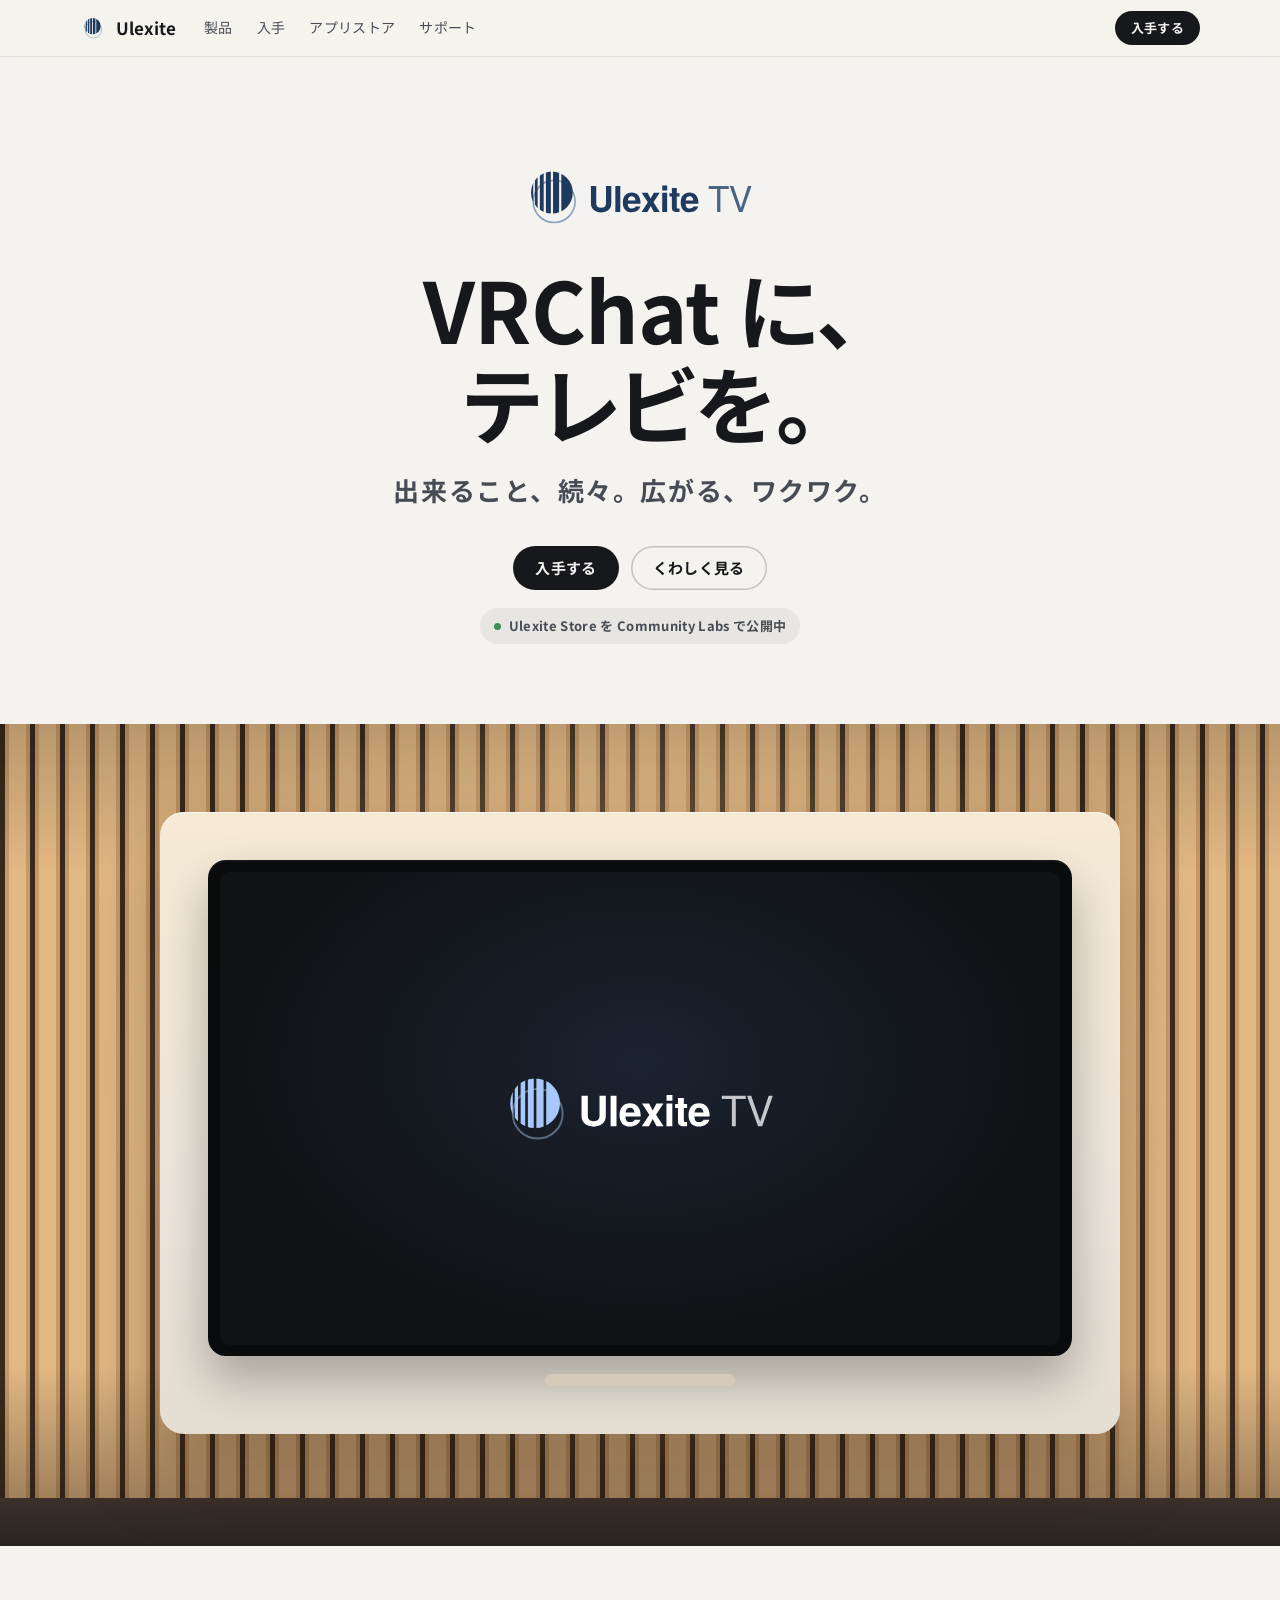
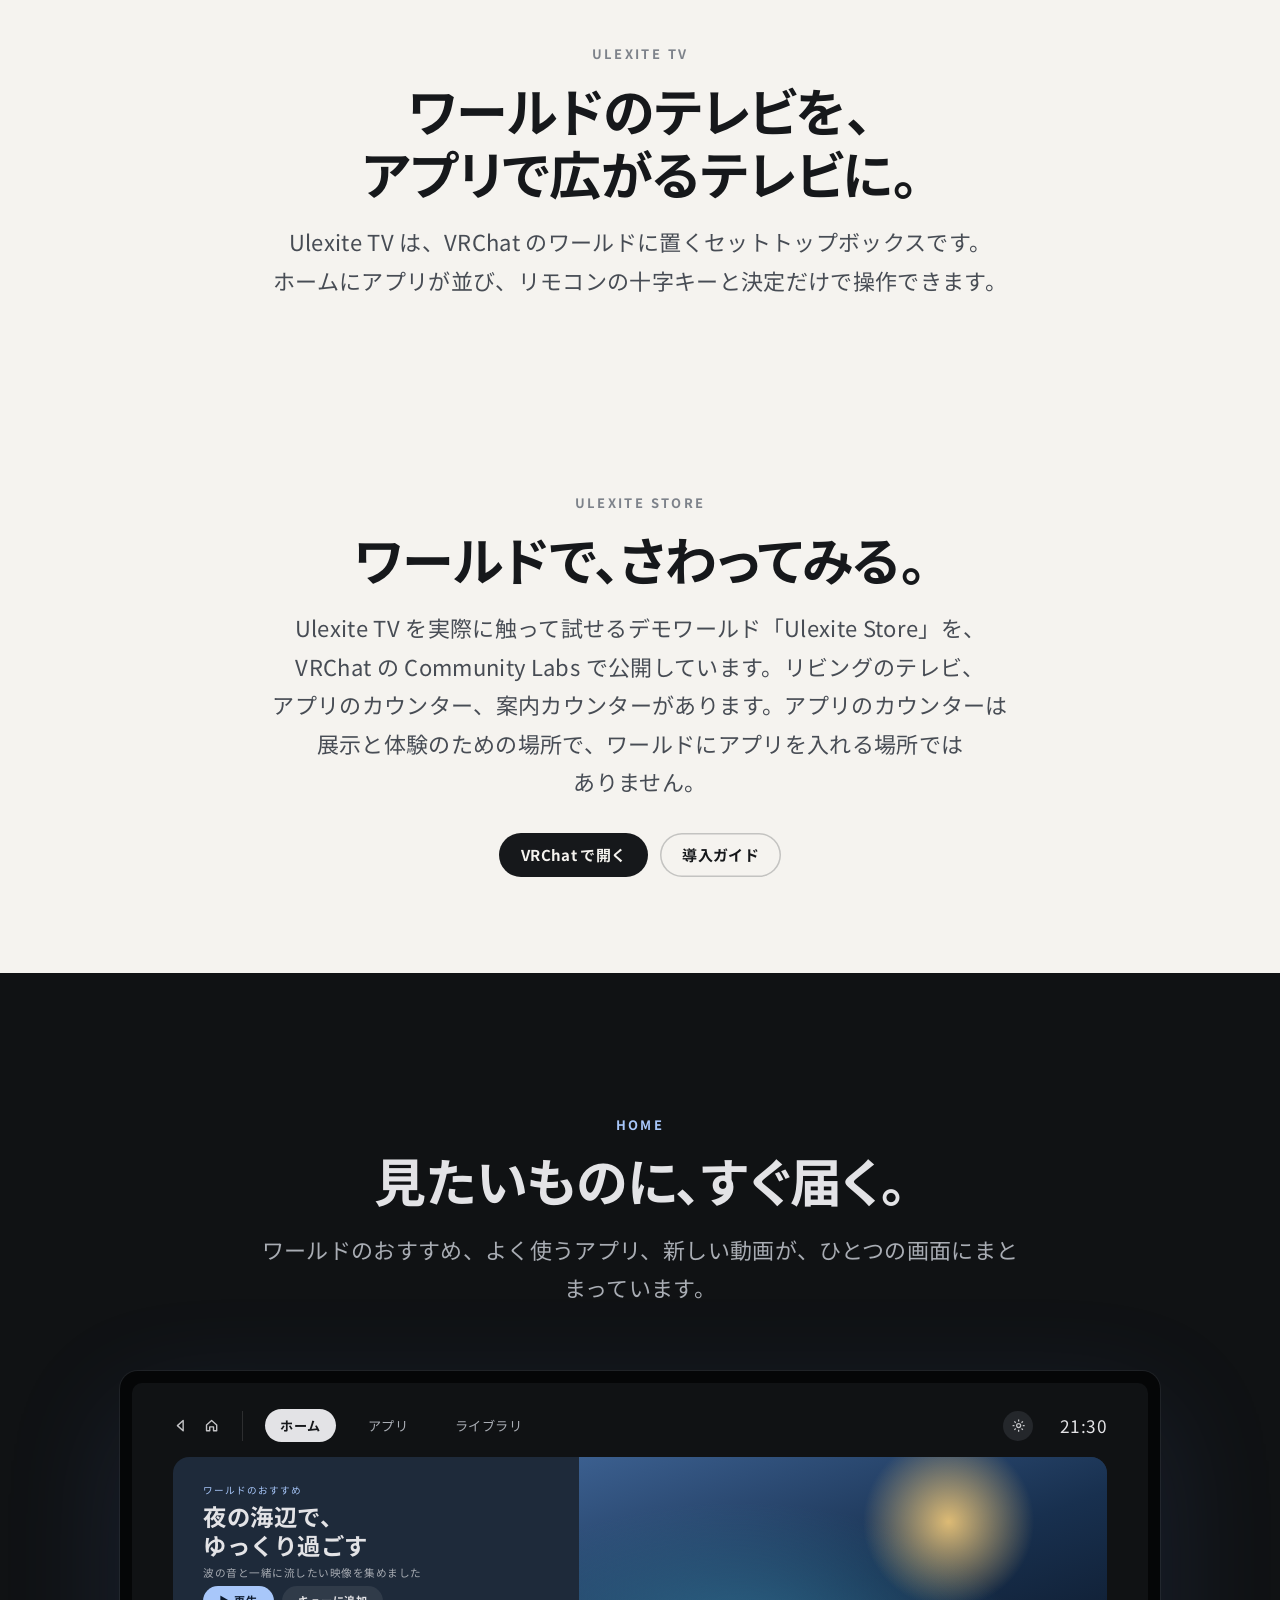
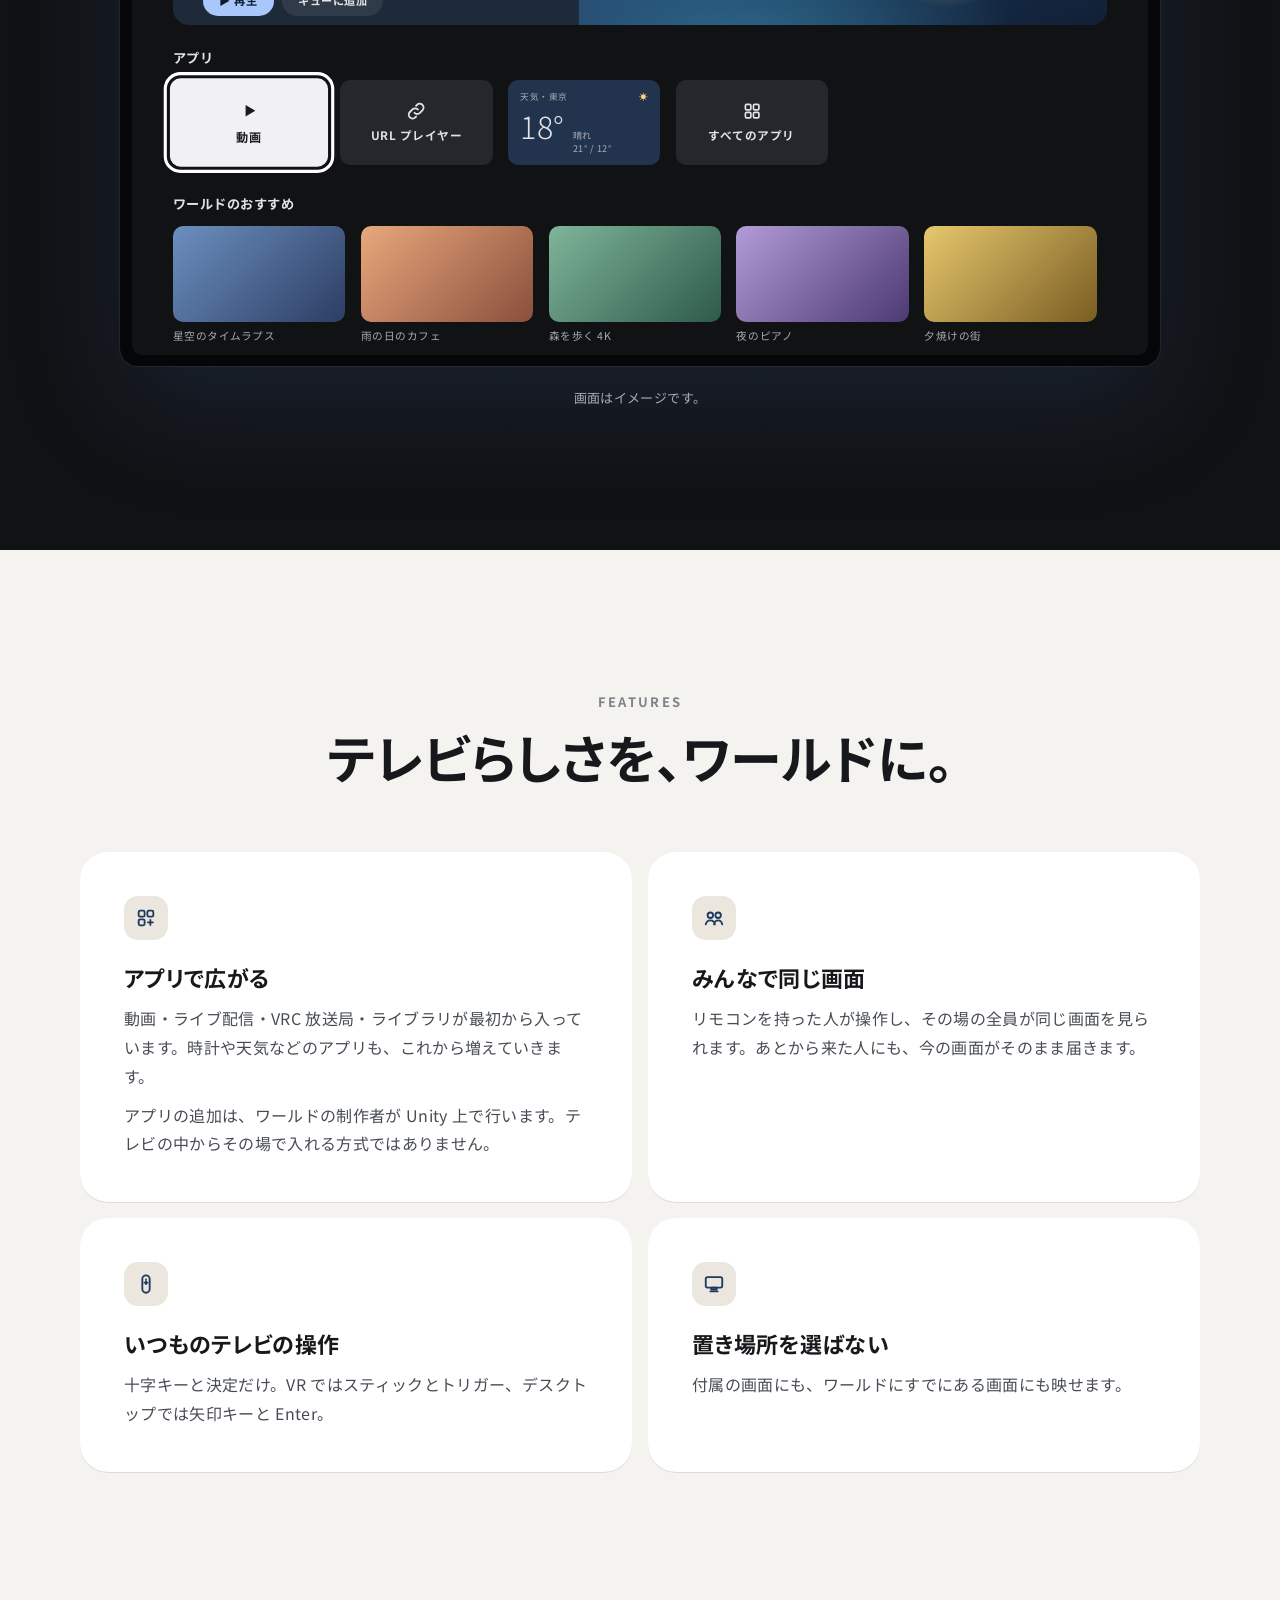
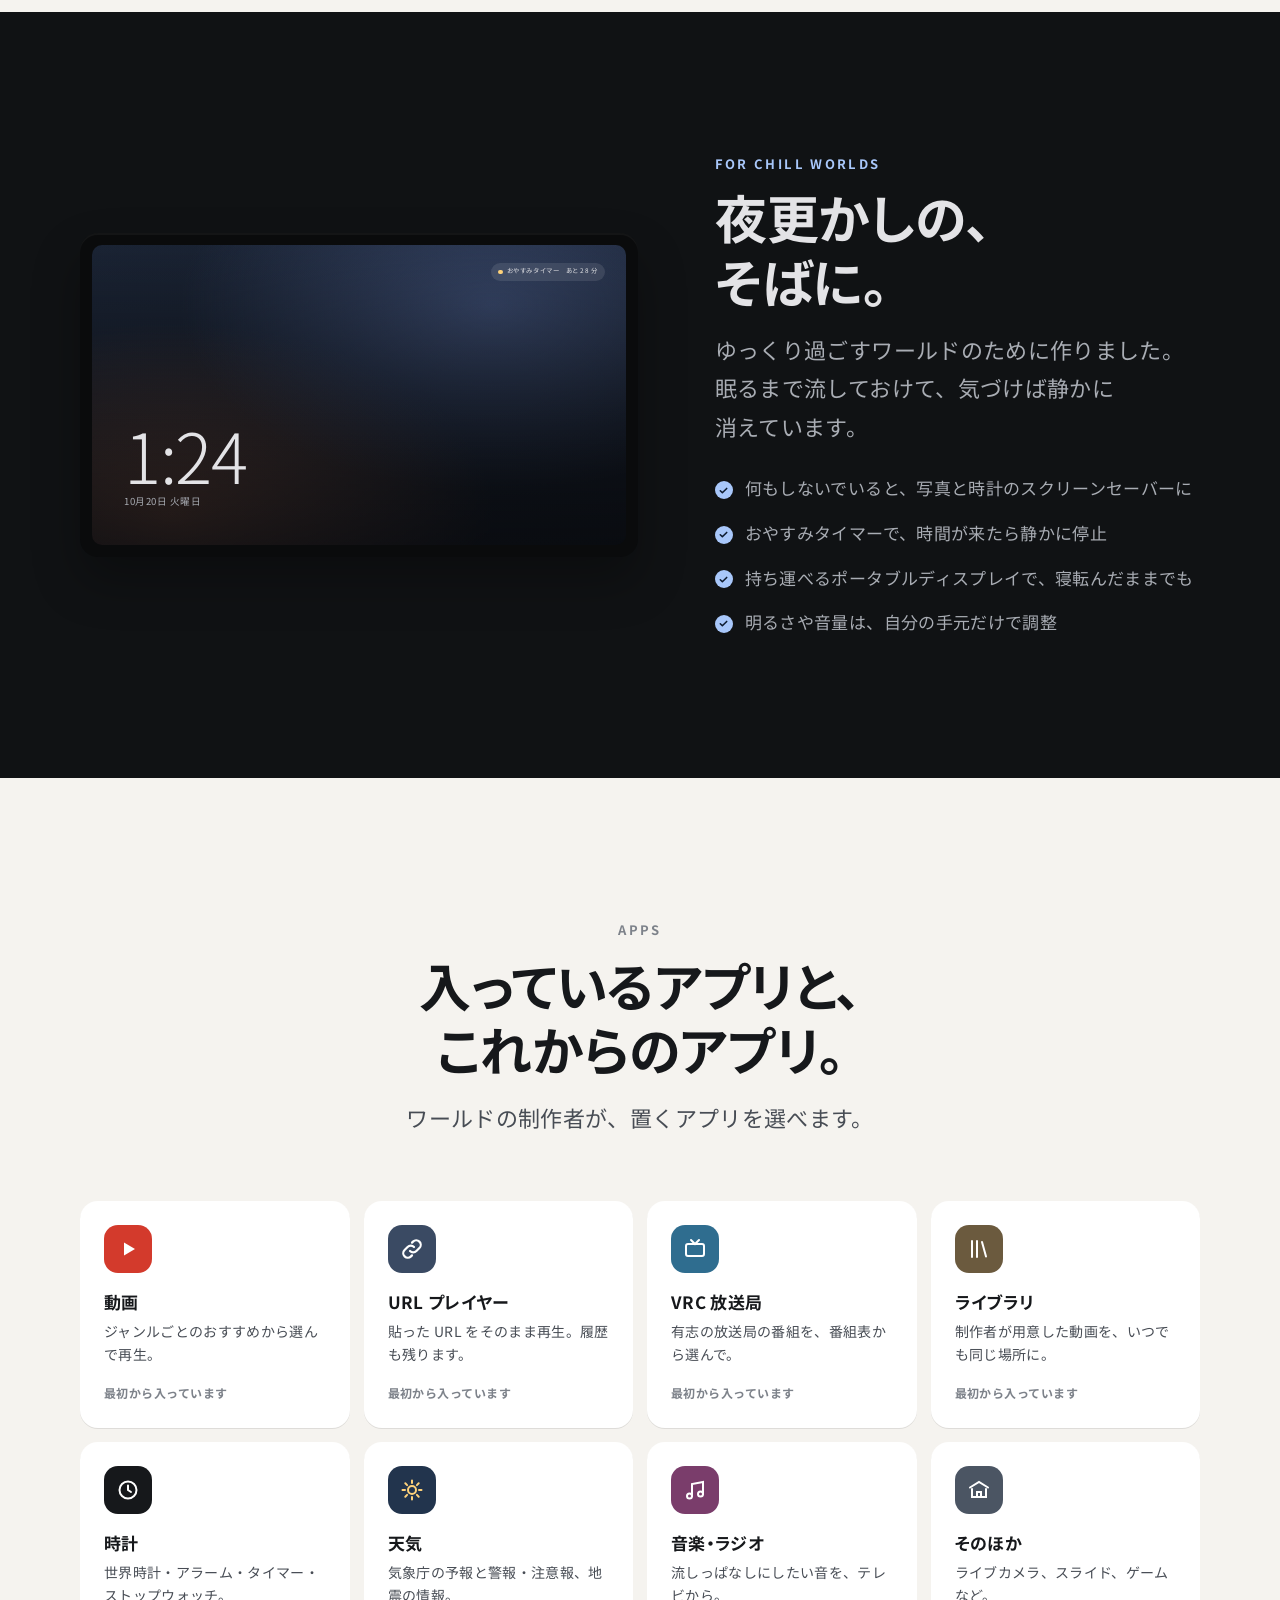
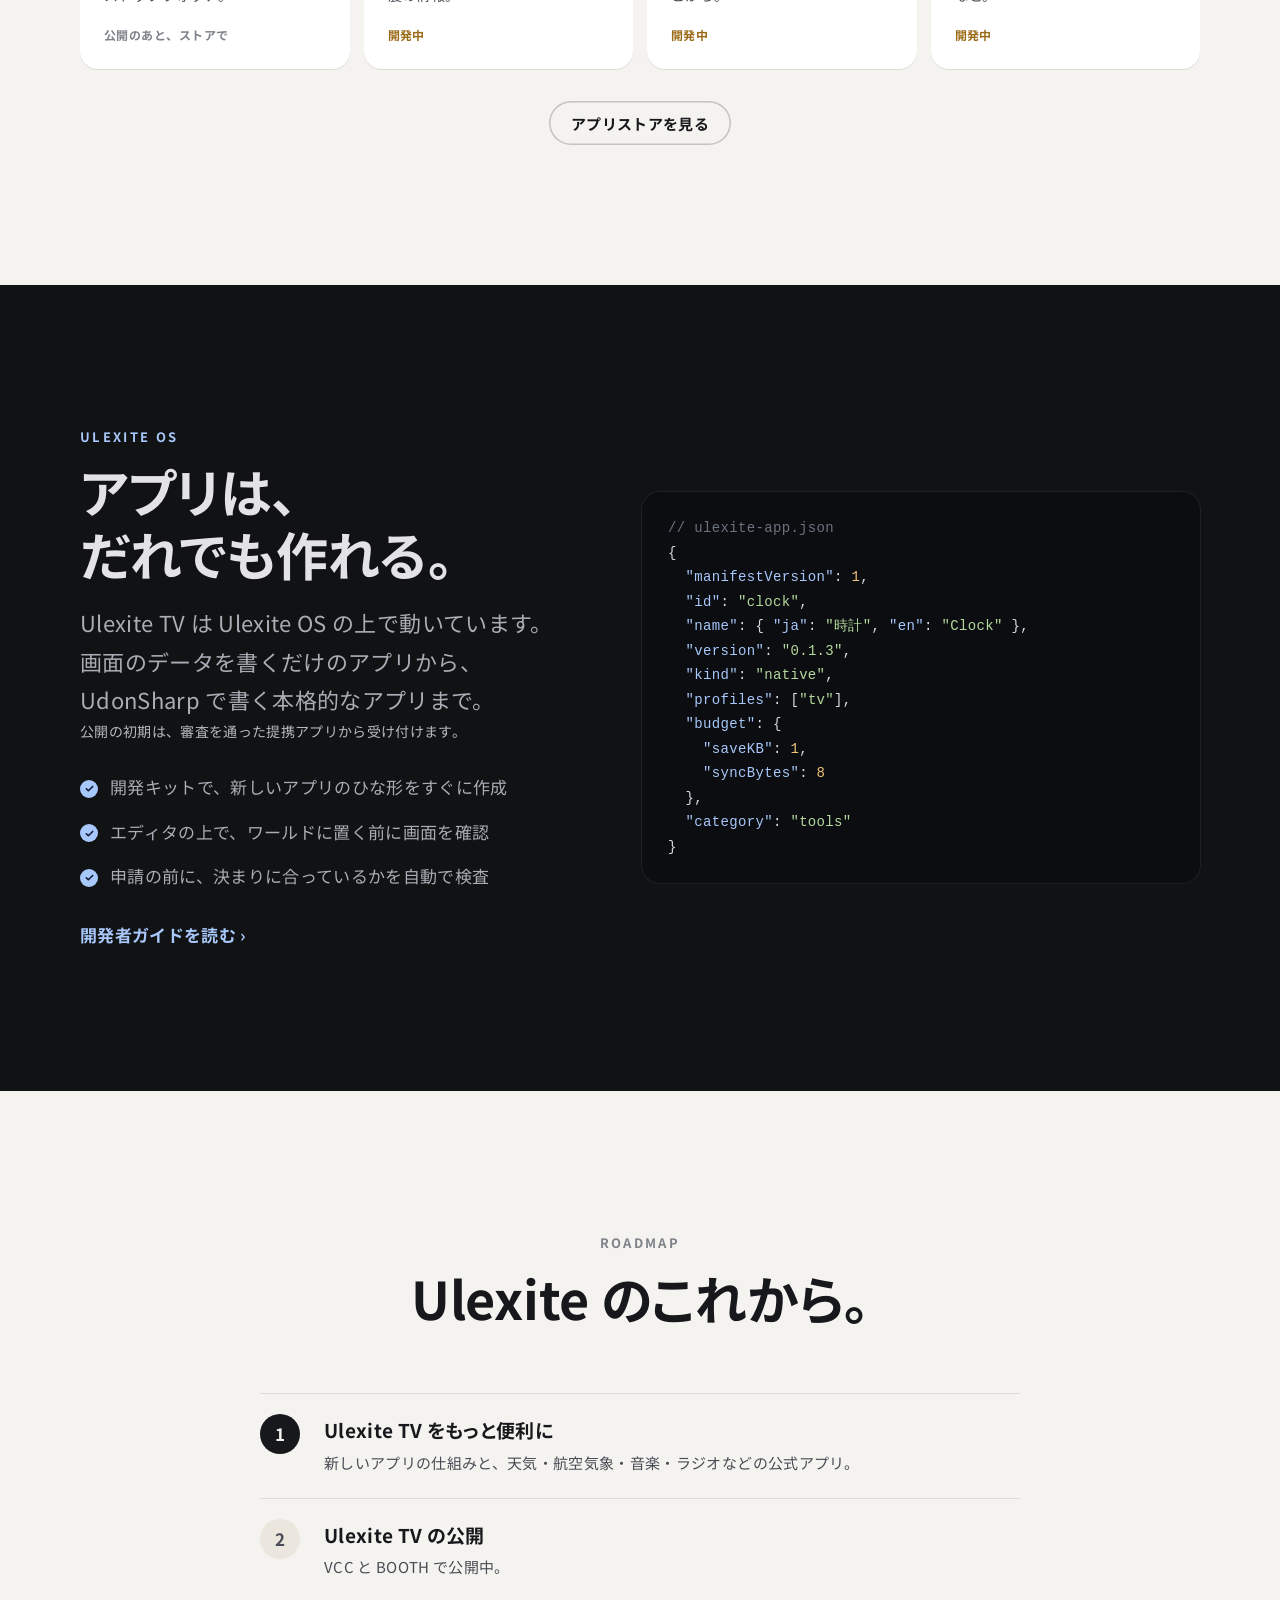
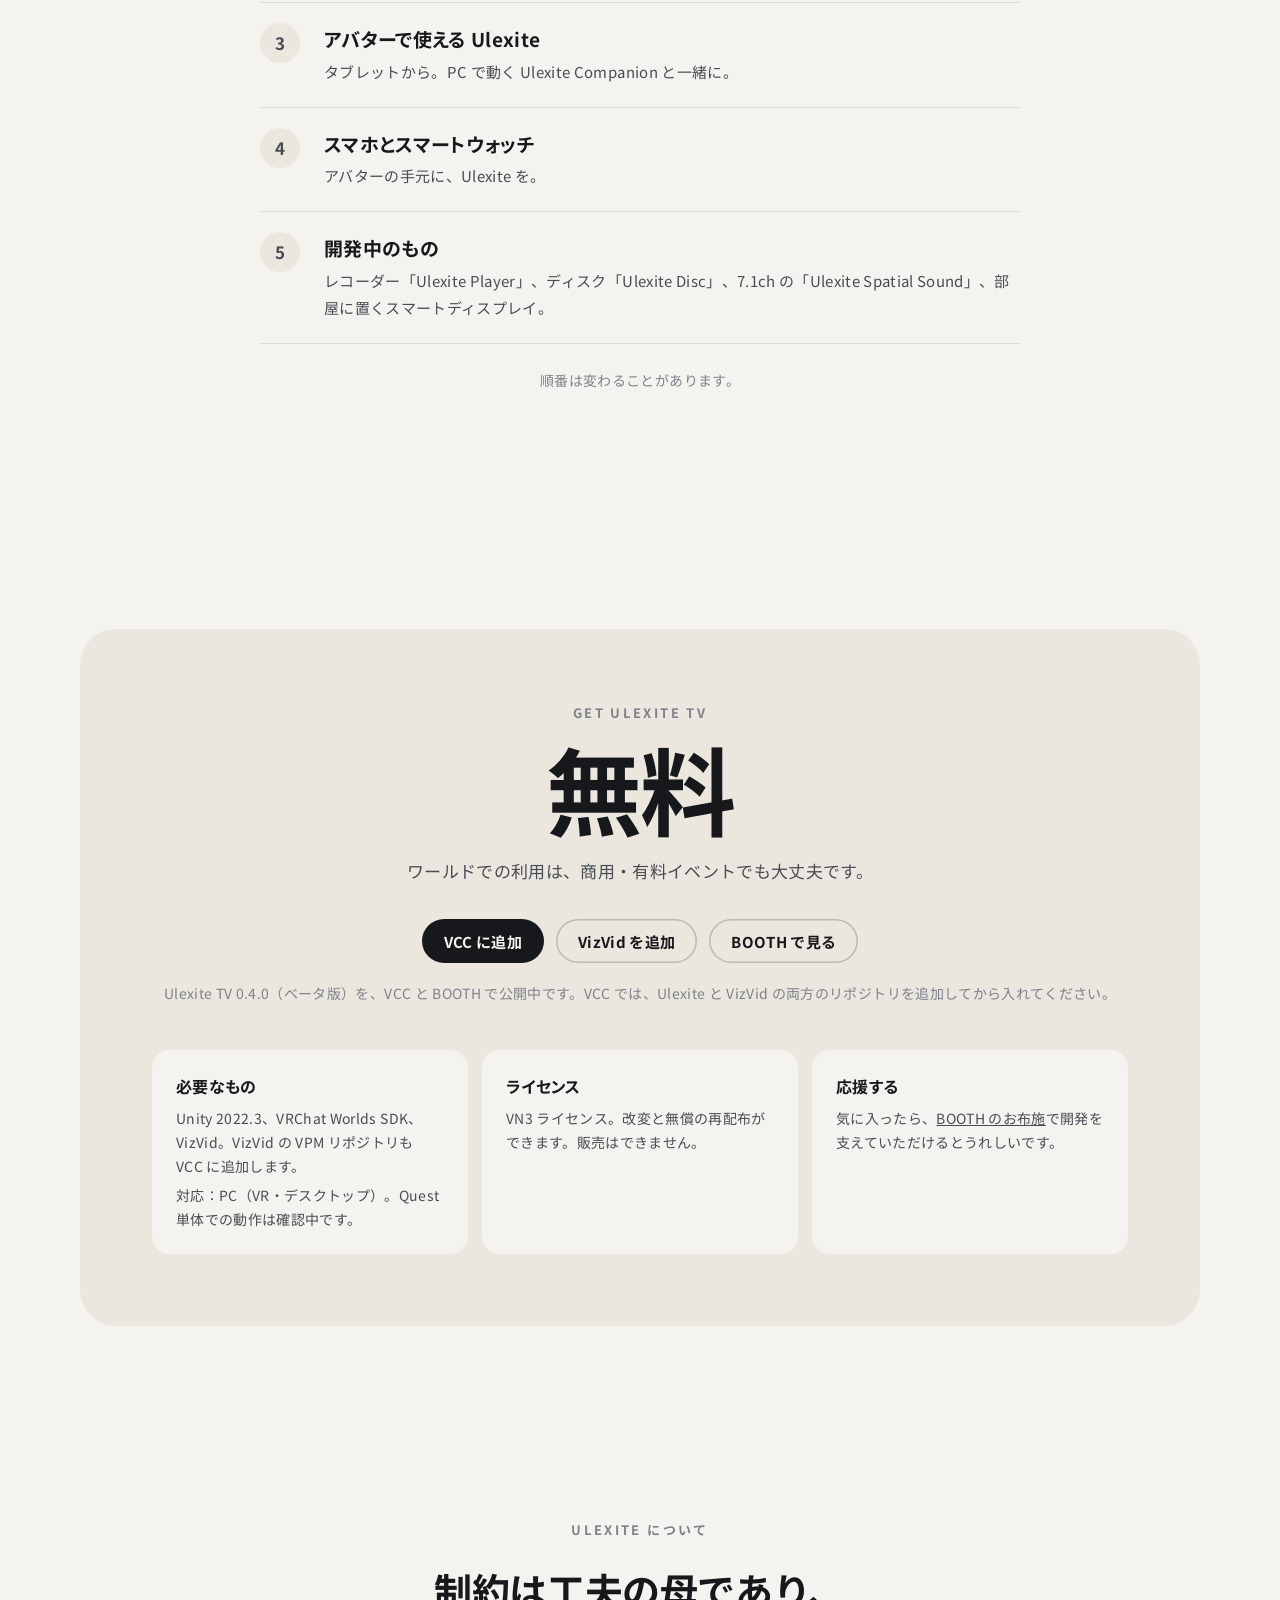
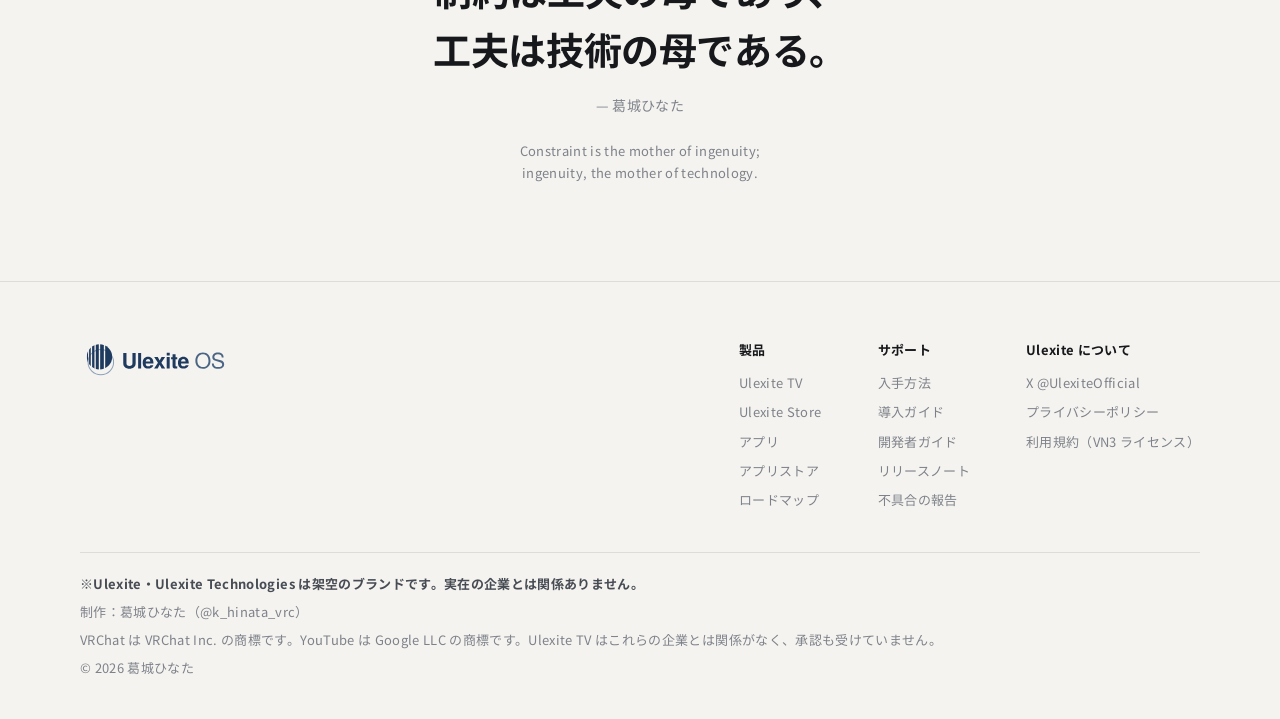
<file: index.html>
<!doctype html>
<html lang="ja">
<head>
  <meta charset="utf-8">
  <meta name="viewport" content="width=device-width, initial-scale=1">
  <title>Ulexite TV — VRChat に、テレビを。</title>
  <meta name="description" content="Ulexite TV は、VRChat のワールドに置けるテレビです。リモコンひとつで、動画も天気も時計も。みんなで同じ画面を見られます。無料。">
  <meta name="theme-color" content="#f5f3ef">
  <link rel="icon" href="assets/img/logo/ulexite-icon-light.svg" type="image/svg+xml">
  <meta property="og:title" content="Ulexite TV — VRChat に、テレビを。">
  <meta property="og:description" content="出来ること、続々。広がる、ワクワク。VRChat のワールドに置ける、アプリで広がるテレビ。">
  <meta property="og:type" content="website">
  <link rel="preload" href="assets/fonts/noto-sans-jp-400-base.woff2" as="font" type="font/woff2" crossorigin>
  <link rel="stylesheet" href="assets/css/fonts.css?v=20261102a">
  <link rel="stylesheet" href="assets/css/site.css?v=20261102a">
  <link rel="canonical" href="https://thesilver0913.github.io/ulexite/">
  <meta property="og:site_name" content="Ulexite">
  <meta property="og:url" content="https://thesilver0913.github.io/ulexite/">
  <meta property="og:image" content="https://thesilver0913.github.io/ulexite/assets/img/og.png">
  <meta property="og:image:width" content="1200">
  <meta property="og:image:height" content="630">
  <meta name="twitter:card" content="summary_large_image">
</head>
<body>

<header class="nav" id="nav">
  <div class="wrap nav__inner">
    <a class="nav__brand" href="index.html" aria-label="Ulexite ホーム">
      <img src="assets/img/logo/ulexite-icon-light.svg" alt="">
      <span>Ulexite</span>
    </a>
    <ul class="nav__links" id="nav-links">
      <li><a href="#tv">製品</a></li>
      <li><a href="#get">入手</a></li>
      <li><a href="apps/index.html">アプリストア</a></li>
      <li><a href="guide/index.html">サポート</a></li>
    </ul>
    <a class="btn btn--primary btn--small nav__cta" href="#get">入手する</a>
    <button class="nav__menu" id="nav-menu" aria-label="メニュー" aria-expanded="false" aria-controls="nav-links">
      <svg width="22" height="22" viewBox="0 0 24 24" fill="none" stroke="currentColor" stroke-width="2" stroke-linecap="round"><path d="M4 8h16M4 16h16"/></svg>
    </button>
  </div>
</header>

<main>

  <!-- ヒーロー -->
  <section class="hero" id="tv">
    <div class="wrap">
      <img class="hero__lockup" src="assets/img/logo/ulexite-tv-lockup-light.svg" alt="Ulexite TV">
      <h1 class="display">VRChat に、<br>テレビを。</h1>
      <p class="hero__copy">出来ること、続々。広がる、ワクワク。</p>
      <div class="hero__actions">
        <a class="btn btn--primary" href="#get">入手する</a>
        <a class="btn btn--ghost" href="#features">くわしく見る</a>
      </div>
      <p class="hero__status"><a class="badge" href="https://vrchat.com/home/world/wrld_aeeca037-b839-4343-af76-f7ad958c8e34/info" target="_blank" rel="noopener">Ulexite Store を Community Labs で公開中</a></p>
    </div>

    <div class="wall" aria-hidden="true">
      <div class="niche">
        <div class="tv">
          <div class="tv__bezel">
            <div class="screen screen--boot">
              <img src="assets/img/logo/ulexite-tv-lockup-dark.svg" alt="">
            </div>
          </div>
          <div class="tv__stand"></div>
        </div>
      </div>
    </div>
  </section>

  <!-- ひとことで -->
  <section class="section section--tight">
    <div class="wrap">
      <div class="section__head reveal" style="margin-bottom:0">
        <p class="eyebrow">Ulexite TV</p>
        <h2 class="headline">ワールドのテレビを、<br>アプリで広がるテレビに。</h2>
        <p class="lead">Ulexite TV は、VRChat のワールドに置くセットトップボックスです。ホームにアプリが並び、リモコンの十字キーと決定だけで操作できます。</p>
      </div>
    </div>
  </section>

  <!-- Ulexite Store -->
  <section class="section section--tight" id="store">
    <div class="wrap">
      <div class="section__head reveal" style="margin-bottom:0">
        <p class="eyebrow">Ulexite Store</p>
        <h2 class="headline">ワールドで、さわってみる。</h2>
        <p class="lead">Ulexite TV を実際に触って試せるデモワールド「Ulexite Store」を、VRChat の Community Labs で公開しています。リビングのテレビ、アプリのカウンター、案内カウンターがあります。アプリのカウンターは展示と体験のための場所で、ワールドにアプリを入れる場所ではありません。</p>
        <div class="hero__actions">
          <a class="btn btn--primary" href="https://vrchat.com/home/world/wrld_aeeca037-b839-4343-af76-f7ad958c8e34/info" target="_blank" rel="noopener">VRChat で開く</a>
          <a class="btn btn--ghost" href="guide/index.html">導入ガイド</a>
        </div>
      </div>
    </div>
  </section>

  <!-- ホーム画面 -->
  <section class="section dark">
    <div class="wrap">
      <div class="section__head reveal">
        <p class="eyebrow">Home</p>
        <h2 class="headline">見たいものに、すぐ届く。</h2>
        <p class="lead">ワールドのおすすめ、よく使うアプリ、新しい動画が、ひとつの画面にまとまっています。</p>
      </div>

      <div class="showcase reveal">
        <div class="tv__bezel">
          <div class="screen" role="img" aria-label="Ulexite TV のホーム画面のイメージ。上にワールドのおすすめ、中段にアプリ、下におすすめの動画が並ぶ">
            <div class="ui-top">
              <svg class="ui-top__icon" viewBox="0 0 24 24" fill="none" stroke="currentColor" stroke-width="2.2" stroke-linejoin="round"><path d="M16 4 7 12l9 8z"/></svg>
              <svg class="ui-top__icon" viewBox="0 0 24 24" fill="none" stroke="currentColor" stroke-width="2.2" stroke-linejoin="round"><path d="M4 11 12 4l8 7v9h-5v-6H9v6H4z"/></svg>
              <span class="ui-top__sep"></span>
              <span class="ui-tab ui-tab--on">ホーム</span>
              <span class="ui-tab">アプリ</span>
              <span class="ui-tab">ライブラリ</span>
              <span class="ui-gear"><svg class="ui-top__icon" viewBox="0 0 24 24" fill="none" stroke="currentColor" stroke-width="2"><circle cx="12" cy="12" r="3.2"/><path d="M12 2.5v3M12 18.5v3M2.5 12h3M18.5 12h3M5.3 5.3l2.1 2.1M16.6 16.6l2.1 2.1M5.3 18.7l2.1-2.1M16.6 7.4l2.1-2.1"/></svg></span>
              <span class="ui-clock">21:30</span>
            </div>

            <div class="ui-hero">
              <div class="ui-hero__text">
                <span class="ui-hero__kicker">ワールドのおすすめ</span>
                <span class="ui-hero__title">夜の海辺で、<br>ゆっくり過ごす</span>
                <span class="ui-hero__desc">波の音と一緒に流したい映像を集めました</span>
                <div class="ui-hero__btns">
                  <span class="ui-pill ui-pill--accent">▶ 再生</span>
                  <span class="ui-pill">キューに追加</span>
                </div>
              </div>
              <div class="ui-hero__art"></div>
            </div>

            <span class="ui-label" style="top:26.2cqw">アプリ</span>
            <div class="ui-row" style="top:29.2cqw">
              <div class="ui-app ui-app--video ui-app--focus">
                <svg viewBox="0 0 24 24" fill="currentColor"><path d="M8 5.5v13l11-6.5z"/></svg>
                動画
              </div>
              <div class="ui-app">
                <svg viewBox="0 0 24 24" fill="none" stroke="currentColor" stroke-width="2.2" stroke-linecap="round"><path d="M10 14a4.5 4.5 0 0 0 6.4 0l3-3a4.5 4.5 0 0 0-6.4-6.4l-1 1"/><path d="M14 10a4.5 4.5 0 0 0-6.4 0l-3 3a4.5 4.5 0 0 0 6.4 6.4l1-1"/></svg>
                URL プレイヤー
              </div>
              <div class="ui-app ui-app--weather">
                <div class="w-top"><span>天気・東京</span><span style="color:var(--warm)">☀</span></div>
                <div class="w-main"><span class="w-temp">18°</span><span class="w-sub">晴れ<br>21° / 12°</span></div>
              </div>
              <div class="ui-app">
                <svg viewBox="0 0 24 24" fill="none" stroke="currentColor" stroke-width="2"><rect x="4" y="4" width="6.5" height="6.5" rx="1.6"/><rect x="13.5" y="4" width="6.5" height="6.5" rx="1.6"/><rect x="4" y="13.5" width="6.5" height="6.5" rx="1.6"/><rect x="13.5" y="13.5" width="6.5" height="6.5" rx="1.6"/></svg>
                すべてのアプリ
              </div>
            </div>

            <span class="ui-label" style="top:40.6cqw">ワールドのおすすめ</span>
            <div class="ui-row" style="top:43.6cqw">
              <div class="ui-thumb"><div class="ui-thumb__img g1"></div><div class="ui-thumb__t">星空のタイムラプス</div></div>
              <div class="ui-thumb"><div class="ui-thumb__img g2"></div><div class="ui-thumb__t">雨の日のカフェ</div></div>
              <div class="ui-thumb"><div class="ui-thumb__img g3"></div><div class="ui-thumb__t">森を歩く 4K</div></div>
              <div class="ui-thumb"><div class="ui-thumb__img g4"></div><div class="ui-thumb__t">夜のピアノ</div></div>
              <div class="ui-thumb"><div class="ui-thumb__img g5"></div><div class="ui-thumb__t">夕焼けの街</div></div>
            </div>
          </div>
        </div>
      </div>
      <p class="muted reveal" style="text-align:center;font-size:13px;margin-top:20px">画面はイメージです。</p>
    </div>
  </section>

  <!-- 特長 -->
  <section class="section" id="features">
    <div class="wrap">
      <div class="section__head reveal">
        <p class="eyebrow">Features</p>
        <h2 class="headline">テレビらしさを、ワールドに。</h2>
      </div>
      <div class="features">
        <article class="feature reveal">
          <div class="feature__icon"><svg viewBox="0 0 24 24" fill="none" stroke="currentColor" stroke-width="2"><rect x="4" y="4" width="6.5" height="6.5" rx="1.6"/><rect x="13.5" y="4" width="6.5" height="6.5" rx="1.6"/><rect x="4" y="13.5" width="6.5" height="6.5" rx="1.6"/><path d="M16.75 14v5.5M14 16.75h5.5" stroke-linecap="round"/></svg></div>
          <h3>アプリで広がる</h3>
          <p>動画・ライブ配信・VRC 放送局・ライブラリが最初から入っています。時計や天気などのアプリも、これから増えていきます。</p>
          <p>アプリの追加は、ワールドの制作者が Unity 上で行います。テレビの中からその場で入れる方式ではありません。</p>
        </article>
        <article class="feature reveal">
          <div class="feature__icon"><svg viewBox="0 0 24 24" fill="none" stroke="currentColor" stroke-width="2" stroke-linecap="round"><circle cx="8" cy="9" r="3"/><circle cx="16.5" cy="9" r="3"/><path d="M3 19c.6-3 2.6-4.5 5-4.5s4.4 1.5 5 4.5M12 19c.6-3 2.6-4.5 4.5-4.5S20.4 16 21 19"/></svg></div>
          <h3>みんなで同じ画面</h3>
          <p>リモコンを持った人が操作し、その場の全員が同じ画面を見られます。あとから来た人にも、今の画面がそのまま届きます。</p>
        </article>
        <article class="feature reveal">
          <div class="feature__icon"><svg viewBox="0 0 24 24" fill="none" stroke="currentColor" stroke-width="2" stroke-linecap="round" stroke-linejoin="round"><rect x="8" y="2.5" width="8" height="19" rx="4"/><path d="M12 7v0M10.3 10.5h3.4M12 8.8v3.4"/></svg></div>
          <h3>いつものテレビの操作</h3>
          <p>十字キーと決定だけ。VR ではスティックとトリガー、デスクトップでは矢印キーと Enter。</p>
        </article>
        <article class="feature reveal">
          <div class="feature__icon"><svg viewBox="0 0 24 24" fill="none" stroke="currentColor" stroke-width="2" stroke-linejoin="round"><rect x="3" y="4.5" width="18" height="11.5" rx="2"/><path d="M8 20h8" stroke-linecap="round"/><rect x="9" y="16" width="6" height="2.2" rx=".6"/></svg></div>
          <h3>置き場所を選ばない</h3>
          <p>付属の画面にも、ワールドにすでにある画面にも映せます。</p>
        </article>
      </div>
    </div>
  </section>

  <!-- チルワールド -->
  <section class="section dark">
    <div class="wrap">
      <div class="split">
        <div class="split__media reveal">
          <div class="tv__bezel">
            <div class="screen screen--night" role="img" aria-label="スクリーンセーバーの時計とおやすみタイマーのイメージ">
              <div class="ui-timer"><i></i>おやすみタイマー　あと 28 分</div>
              <div class="ui-bigclock">
                <div class="ui-bigclock__time">1:24</div>
                <div class="ui-bigclock__date">10月20日 火曜日</div>
              </div>
            </div>
          </div>
        </div>
        <div class="split__text reveal">
          <p class="eyebrow">For chill worlds</p>
          <h2 class="headline">夜更かしの、<br>そばに。</h2>
          <p class="lead">ゆっくり過ごすワールドのために作りました。眠るまで流しておけて、気づけば静かに消えています。</p>
          <ul class="checks">
            <li>何もしないでいると、写真と時計のスクリーンセーバーに</li>
            <li>おやすみタイマーで、時間が来たら静かに停止</li>
            <li>持ち運べるポータブルディスプレイで、寝転んだままでも</li>
            <li>明るさや音量は、自分の手元だけで調整</li>
          </ul>
        </div>
      </div>
    </div>
  </section>

  <!-- アプリ -->
  <section class="section" id="apps">
    <div class="wrap">
      <div class="section__head reveal">
        <p class="eyebrow">Apps</p>
        <h2 class="headline">入っているアプリと、<br>これからのアプリ。</h2>
        <p class="lead">ワールドの制作者が、置くアプリを選べます。</p>
      </div>
      <div class="apps">
        <article class="app reveal">
          <div class="app__icon" style="background:#d33a2c"><svg viewBox="0 0 24 24" fill="currentColor"><path d="M8 5.5v13l11-6.5z"/></svg></div>
          <h3>動画</h3><p>ジャンルごとのおすすめから選んで再生。</p>
          <span class="app__tag">最初から入っています</span>
        </article>
        <article class="app reveal">
          <div class="app__icon" style="background:#3a4a63"><svg viewBox="0 0 24 24" fill="none" stroke="currentColor" stroke-width="2.2" stroke-linecap="round"><path d="M10 14a4.5 4.5 0 0 0 6.4 0l3-3a4.5 4.5 0 0 0-6.4-6.4l-1 1"/><path d="M14 10a4.5 4.5 0 0 0-6.4 0l-3 3a4.5 4.5 0 0 0 6.4 6.4l1-1"/></svg></div>
          <h3>URL プレイヤー</h3><p>貼った URL をそのまま再生。履歴も残ります。</p>
          <span class="app__tag">最初から入っています</span>
        </article>
        <article class="app reveal">
          <div class="app__icon" style="background:#2f6d8f"><svg viewBox="0 0 24 24" fill="none" stroke="currentColor" stroke-width="2" stroke-linecap="round"><rect x="3" y="7" width="18" height="12" rx="2"/><path d="M8 3l4 4 4-4"/></svg></div>
          <h3>VRC 放送局</h3><p>有志の放送局の番組を、番組表から選んで。</p>
          <span class="app__tag">最初から入っています</span>
        </article>
        <article class="app reveal">
          <div class="app__icon" style="background:#6b5a3e"><svg viewBox="0 0 24 24" fill="none" stroke="currentColor" stroke-width="2" stroke-linecap="round"><path d="M5 4v16M10 4v16M15 5l4 14.5"/></svg></div>
          <h3>ライブラリ</h3><p>制作者が用意した動画を、いつでも同じ場所に。</p>
          <span class="app__tag">最初から入っています</span>
        </article>
        <article class="app reveal">
          <div class="app__icon" style="background:#16181b"><svg viewBox="0 0 24 24" fill="none" stroke="currentColor" stroke-width="2" stroke-linecap="round"><circle cx="12" cy="12" r="8.5"/><path d="M12 7.5V12l3 2"/></svg></div>
          <h3>時計</h3><p>世界時計・アラーム・タイマー・ストップウォッチ。</p>
          <span class="app__tag">公開のあと、ストアで</span>
        </article>
        <article class="app reveal">
          <div class="app__icon" style="background:#22344d"><svg viewBox="0 0 24 24" fill="none" stroke="#ffd27a" stroke-width="2" stroke-linecap="round"><circle cx="12" cy="12" r="4"/><path d="M12 2.5v2.5M12 19v2.5M2.5 12H5M19 12h2.5M5.3 5.3l1.8 1.8M16.9 16.9l1.8 1.8M5.3 18.7l1.8-1.8M16.9 7.1l1.8-1.8"/></svg></div>
          <h3>天気</h3><p>気象庁の予報と警報・注意報、地震の情報。</p>
          <span class="app__tag app__tag--soon">開発中</span>
        </article>
        <article class="app reveal">
          <div class="app__icon" style="background:#7a3d6b"><svg viewBox="0 0 24 24" fill="none" stroke="currentColor" stroke-width="2" stroke-linecap="round"><path d="M9 18V6l11-2v12"/><circle cx="6.5" cy="18" r="2.5"/><circle cx="17.5" cy="16" r="2.5"/></svg></div>
          <h3>音楽・ラジオ</h3><p>流しっぱなしにしたい音を、テレビから。</p>
          <span class="app__tag app__tag--soon">開発中</span>
        </article>
        <article class="app reveal">
          <div class="app__icon" style="background:#4b5563"><svg viewBox="0 0 24 24" fill="none" stroke="currentColor" stroke-width="2" stroke-linecap="round"><path d="M3 9.5 12 4l9 5.5M5 11v8h14v-8"/><path d="M10 19v-5h4v5"/></svg></div>
          <h3>そのほか</h3><p>ライブカメラ、スライド、ゲームなど。</p>
          <span class="app__tag app__tag--soon">開発中</span>
        </article>
      </div>
      <div class="hero__actions">
        <a class="btn btn--ghost" href="apps/index.html">アプリストアを見る</a>
      </div>
    </div>
  </section>

  <!-- 開発者 -->
  <section class="section dark" id="developers">
    <div class="wrap">
      <div class="split split--rev">
        <div class="split__media reveal">
<pre class="code" aria-label="アプリのマニフェストの例"><code><span class="c">// ulexite-app.json</span>
{
  <span class="k">"manifestVersion"</span>: <span class="n">1</span>,
  <span class="k">"id"</span>: <span class="s">"clock"</span>,
  <span class="k">"name"</span>: { <span class="k">"ja"</span>: <span class="s">"時計"</span>, <span class="k">"en"</span>: <span class="s">"Clock"</span> },
  <span class="k">"version"</span>: <span class="s">"0.1.3"</span>,
  <span class="k">"kind"</span>: <span class="s">"native"</span>,
  <span class="k">"profiles"</span>: [<span class="s">"tv"</span>],
  <span class="k">"budget"</span>: {
    <span class="k">"saveKB"</span>: <span class="n">1</span>,
    <span class="k">"syncBytes"</span>: <span class="n">8</span>
  },
  <span class="k">"category"</span>: <span class="s">"tools"</span>
}</code></pre>
        </div>
        <div class="split__text reveal">
          <p class="eyebrow">Ulexite OS</p>
          <h2 class="headline">アプリは、<br>だれでも作れる。</h2>
          <p class="lead">Ulexite TV は Ulexite OS の上で動いています。画面のデータを書くだけのアプリから、UdonSharp で書く本格的なアプリまで。</p>
          <p style="font-size:14px;opacity:.8">公開の初期は、審査を通った提携アプリから受け付けます。</p>
          <ul class="checks">
            <li>開発キットで、新しいアプリのひな形をすぐに作成</li>
            <li>エディタの上で、ワールドに置く前に画面を確認</li>
            <li>申請の前に、決まりに合っているかを自動で検査</li>
          </ul>
          <p style="margin-top:28px"><a class="link-arrow" style="color:var(--accent)" href="developers/index.html">開発者ガイドを読む</a></p>
        </div>
      </div>
    </div>
  </section>

  <!-- ロードマップ -->
  <section class="section" id="roadmap">
    <div class="wrap">
      <div class="section__head reveal">
        <p class="eyebrow">Roadmap</p>
        <h2 class="headline">Ulexite のこれから。</h2>
      </div>
      <ol class="steps reveal">
        <li class="is-now"><h3>Ulexite TV をもっと便利に</h3><p>新しいアプリの仕組みと、天気・航空気象・音楽・ラジオなどの公式アプリ。</p></li>
        <li><h3>Ulexite TV の公開</h3><p>VCC と BOOTH で公開中。</p></li>
        <li><h3>アバターで使える Ulexite</h3><p>タブレットから。PC で動く Ulexite Companion と一緒に。</p></li>
        <li><h3>スマホとスマートウォッチ</h3><p>アバターの手元に、Ulexite を。</p></li>
        <li><h3>開発中のもの</h3><p>レコーダー「Ulexite Player」、ディスク「Ulexite Disc」、7.1ch の「Ulexite Spatial Sound」、部屋に置くスマートディスプレイ。</p></li>
      </ol>
      <p class="muted reveal" style="text-align:center;font-size:14px;margin-top:24px">順番は変わることがあります。</p>
    </div>
  </section>

  <!-- 入手 -->
  <section class="section section--tight" id="get">
    <div class="wrap">
      <div class="get reveal">
        <p class="eyebrow">Get Ulexite TV</p>
        <p class="get__price">無料</p>
        <p class="get__note">ワールドでの利用は、商用・有料イベントでも大丈夫です。</p>
        <div class="get__actions">
          <a class="btn btn--primary" href="vcc://vpm/addRepo?url=https%3A%2F%2Fthesilver0913.github.io%2Fulexite-store%2Findex.json">VCC に追加</a>
          <a class="btn btn--ghost" href="vcc://vpm/addRepo?url=https%3A%2F%2Fxtlcdn.github.io%2Fvpm%2Findex.json">VizVid を追加</a>
          <a class="btn btn--ghost" href="https://ulexite.booth.pm/items/9027626">BOOTH で見る</a>
        </div>
        <p class="muted" style="margin-top:18px;font-size:14px;line-height:1.8">Ulexite TV 0.4.0（ベータ版）を、VCC と BOOTH で公開中です。VCC では、Ulexite と VizVid の両方のリポジトリを追加してから入れてください。</p>
        <div class="get__cols">
          <div class="get__col"><h3>必要なもの</h3><p>Unity 2022.3、VRChat Worlds SDK、VizVid。VizVid の VPM リポジトリも VCC に追加します。</p><p>対応：PC（VR・デスクトップ）。Quest 単体での動作は確認中です。</p></div>
          <div class="get__col"><h3>ライセンス</h3><p>VN3 ライセンス。改変と無償の再配布ができます。販売はできません。</p></div>
          <div class="get__col"><h3>応援する</h3><p>気に入ったら、<a href="https://ulexite.booth.pm/items/9027626">BOOTH のお布施</a>で開発を支えていただけるとうれしいです。</p></div>
        </div>
      </div>
    </div>
  </section>

  <!-- Ulexite について -->
  <section class="section section--tight" id="about">
    <div class="wrap" style="max-width:860px;margin:0 auto;text-align:center">
      <p class="eyebrow">Ulexite について</p>
      <blockquote class="quote">制約は工夫の母であり、<br>工夫は技術の母である。</blockquote>
      <p class="quote__by">— 葛城ひなた</p>
      <p class="quote__en" lang="en">Constraint is the mother of ingenuity;<br>ingenuity, the mother of technology.</p>
    </div>
  </section>

</main>

<footer class="footer">
  <div class="wrap">
    <div class="footer__top">
      <div class="footer__brand"><img src="assets/img/logo/ulexite-os-lockup-light.svg" alt="Ulexite OS"></div>
      <div class="footer__cols">
        <div>
          <h4>製品</h4>
          <ul>
            <li><a href="#tv">Ulexite TV</a></li>
            <li><a href="#store">Ulexite Store</a></li>
            <li><a href="#apps">アプリ</a></li>
            <li><a href="apps/index.html">アプリストア</a></li>
            <li><a href="#roadmap">ロードマップ</a></li>
          </ul>
        </div>
        <div>
          <h4>サポート</h4>
          <ul>
            <li><a href="#get">入手方法</a></li>
            <li><a href="guide/index.html">導入ガイド</a></li>
            <li><a href="developers/index.html">開発者ガイド</a></li>
            <li><a href="releases/index.html">リリースノート</a></li>
            <li><a href="contact/index.html">不具合の報告</a></li>
          </ul>
        </div>
        <div>
          <h4>Ulexite について</h4>
          <ul>
            <li><a href="https://x.com/UlexiteOfficial" rel="noopener">X @UlexiteOfficial</a></li>
            <li><a href="https://thesilver0913.github.io/ulexite-catalog/privacy.html">プライバシーポリシー</a></li>
            <li><a href="https://thesilver0913.github.io/ulexite-catalog/license.html">利用規約（VN3 ライセンス）</a></li>
          </ul>
        </div>
      </div>
    </div>
    <div class="footer__legal">
      <p class="footer__fiction">※Ulexite・Ulexite Technologies は架空のブランドです。実在の企業とは関係ありません。</p>
      <p>制作：葛城ひなた（<a href="https://x.com/k_hinata_vrc" rel="noopener">@k_hinata_vrc</a>）</p>
      <p>VRChat は VRChat Inc. の商標です。YouTube は Google LLC の商標です。Ulexite TV はこれらの企業とは関係がなく、承認も受けていません。</p>
      <p>© 2026 葛城ひなた</p>
    </div>
  </div>
</footer>

<script>
  // スマホのメニュー
  (function () {
    var nav = document.getElementById('nav');
    var btn = document.getElementById('nav-menu');
    btn.addEventListener('click', function () {
      var open = nav.getAttribute('data-open') === 'true';
      nav.setAttribute('data-open', String(!open));
      btn.setAttribute('aria-expanded', String(!open));
    });
    document.querySelectorAll('#nav-links a').forEach(function (a) {
      a.addEventListener('click', function () { nav.setAttribute('data-open', 'false'); btn.setAttribute('aria-expanded', 'false'); });
    });
  })();

  // 出てくるときの動き
  (function () {
    var els = document.querySelectorAll('.reveal');
    if (!('IntersectionObserver' in window)) { els.forEach(function (e) { e.classList.add('is-in'); }); return; }
    var io = new IntersectionObserver(function (entries) {
      entries.forEach(function (en) { if (en.isIntersecting) { en.target.classList.add('is-in'); io.unobserve(en.target); } });
    }, { rootMargin: '0px 0px -8% 0px' });
    els.forEach(function (e) { io.observe(e); });
  })();
</script>
  <script src="assets/js/nav.js?v=20261102a" defer></script>
</body>
</html>
</file>
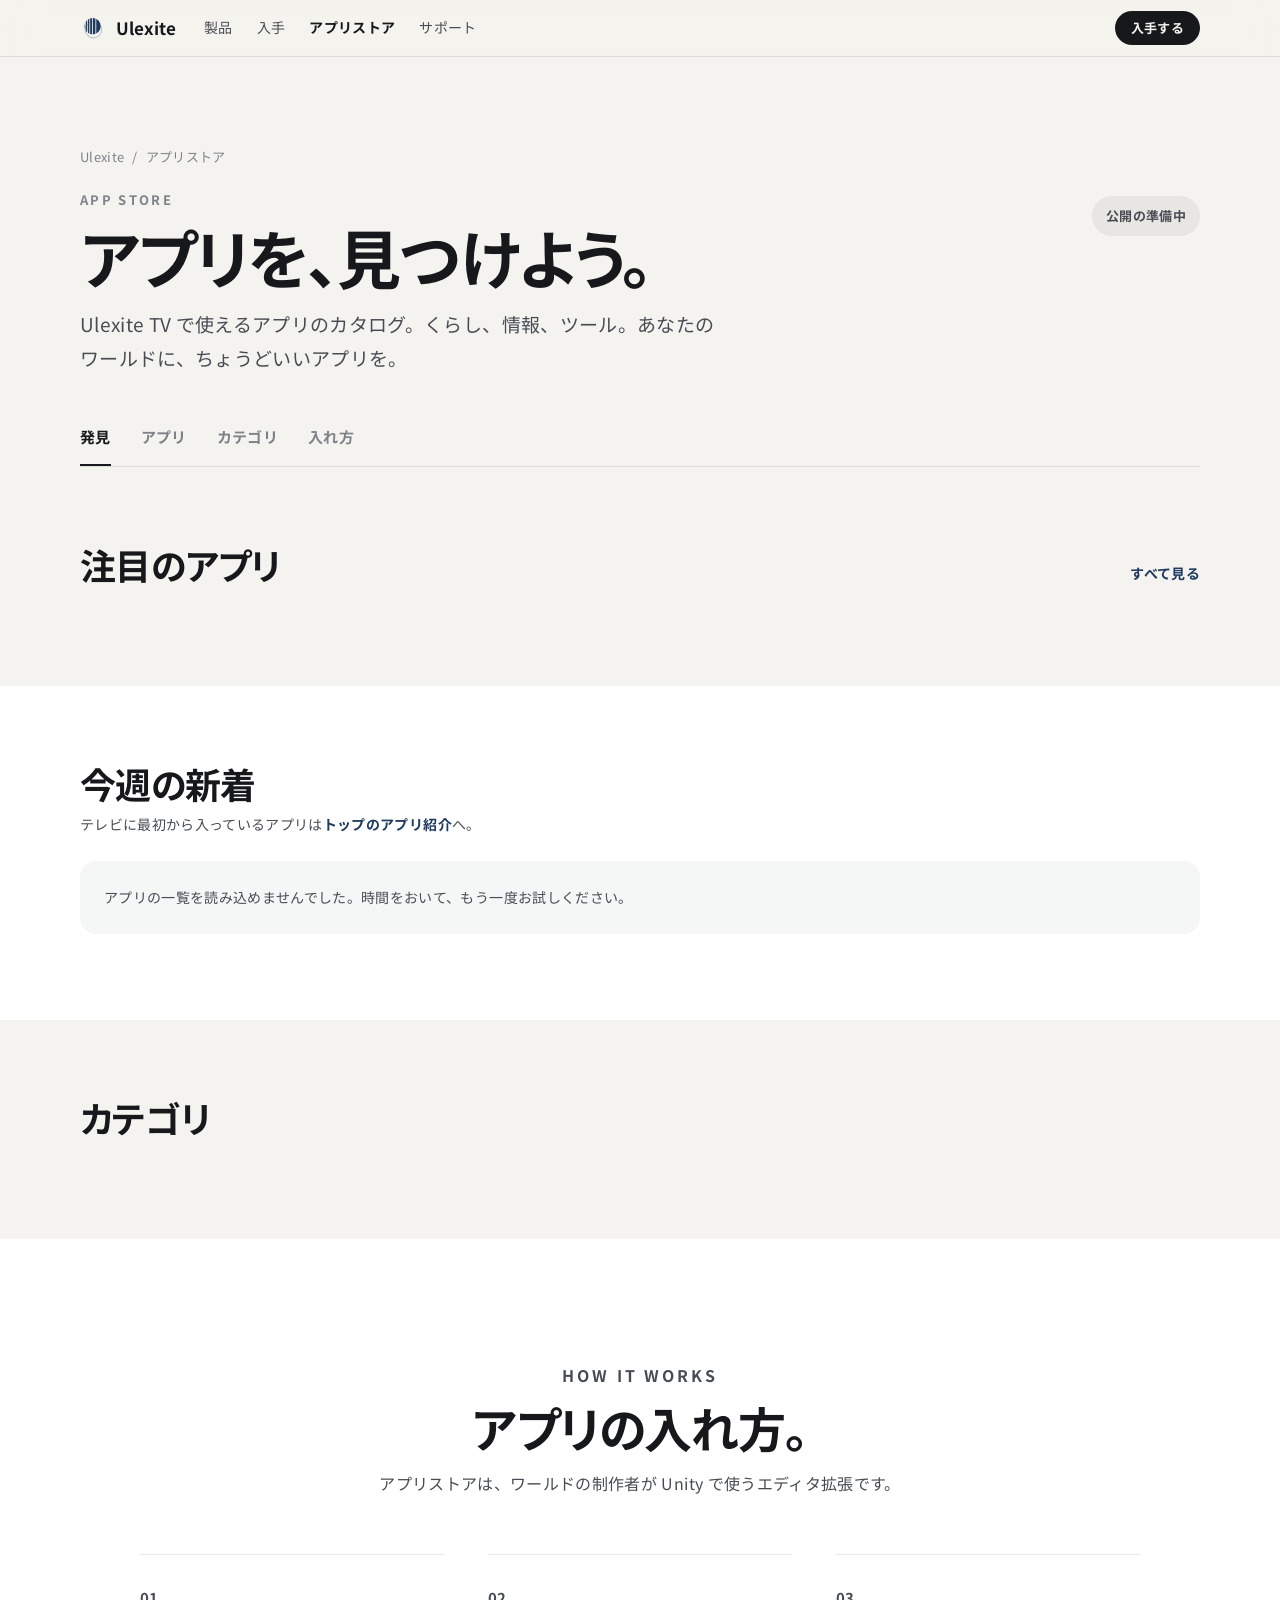
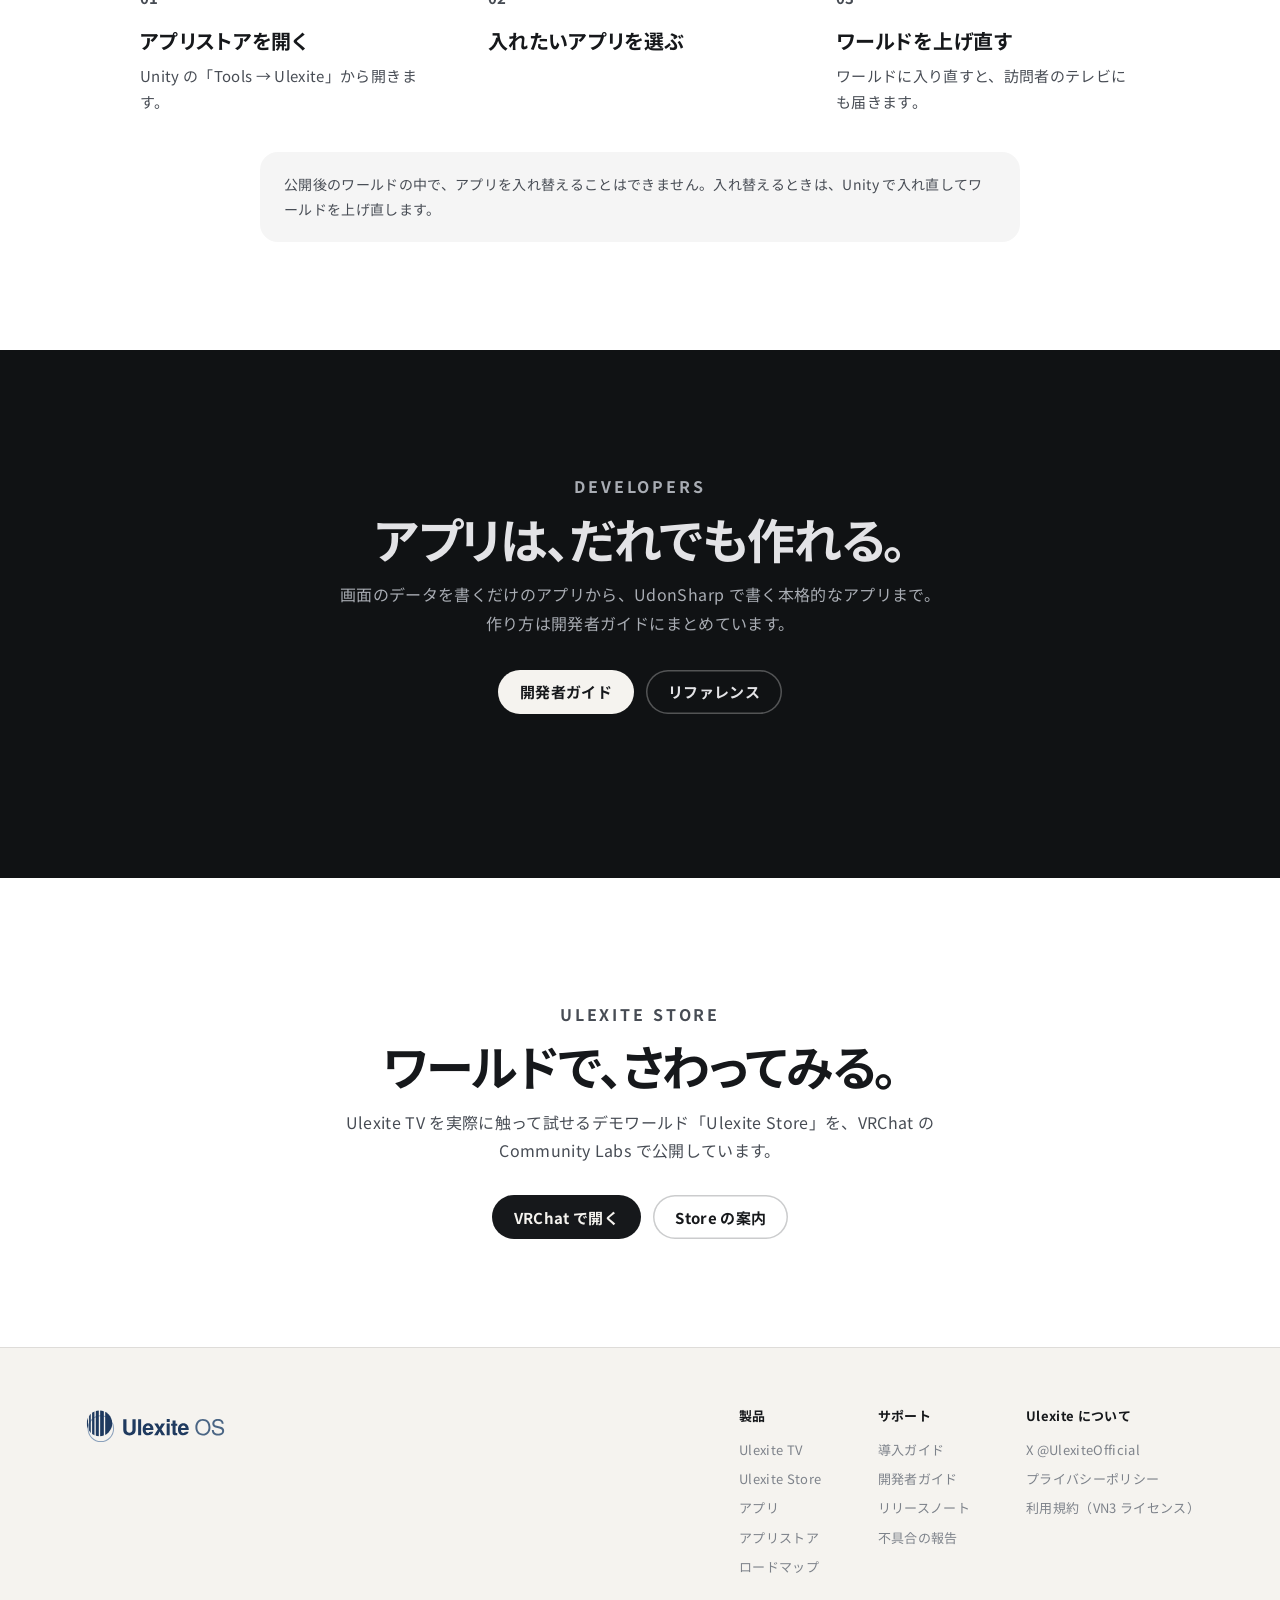
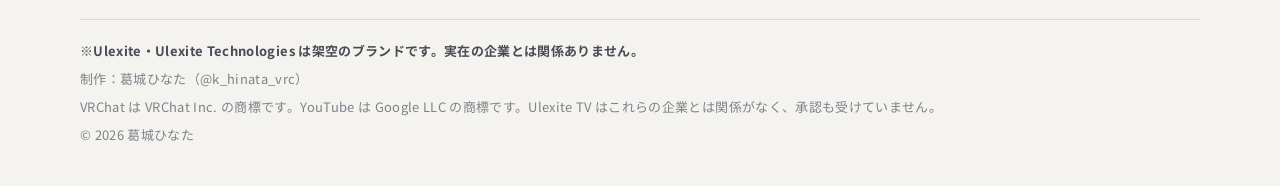
<file: apps/index.html>
<!doctype html>
<html lang="ja">
<head>
  <meta charset="utf-8">
  <meta name="viewport" content="width=device-width, initial-scale=1">
  <title>アプリストア — Ulexite</title>
  <meta name="description" content="Ulexite TV のアプリストア。注目のアプリ、アプリ一覧、カテゴリ、入れ方をまとめています。">
  <meta name="theme-color" content="#f5f3ef">
  <link rel="icon" href="../assets/img/logo/ulexite-icon-light.svg" type="image/svg+xml">
  <meta property="og:title" content="アプリストア — Ulexite">
  <meta property="og:description" content="Ulexite TV のアプリストア。注目のアプリ、アプリ一覧、カテゴリ、入れ方。">
  <meta property="og:type" content="website">
  <link rel="preload" href="../assets/fonts/noto-sans-jp-400-base.woff2" as="font" type="font/woff2" crossorigin>
  <link rel="stylesheet" href="../assets/css/fonts.css?v=20261102a">
  <link rel="stylesheet" href="../assets/css/site.css?v=20261102a">
  <link rel="canonical" href="https://thesilver0913.github.io/ulexite/apps/">
  <meta property="og:site_name" content="Ulexite">
  <meta property="og:url" content="https://thesilver0913.github.io/ulexite/apps/">
  <meta property="og:image" content="https://thesilver0913.github.io/ulexite/assets/img/og.png">
  <meta property="og:image:width" content="1200">
  <meta property="og:image:height" content="630">
  <meta name="twitter:card" content="summary_large_image">
</head>
<body>

<header class="nav" id="nav">
  <div class="wrap nav__inner">
    <a class="nav__brand" href="../index.html" aria-label="Ulexite ホーム">
      <img src="../assets/img/logo/ulexite-icon-light.svg" alt="">
      <span>Ulexite</span>
    </a>
    <ul class="nav__links" id="nav-links">
      <li><a href="../index.html#tv">製品</a></li>
      <li><a href="../index.html#get">入手</a></li>
      <li><a href="index.html" aria-current="page">アプリストア</a></li>
      <li><a href="../guide/index.html">サポート</a></li>
    </ul>
    <a class="btn btn--primary btn--small nav__cta" href="../index.html#get">入手する</a>
    <button class="nav__menu" id="nav-menu" aria-label="メニュー" aria-expanded="false" aria-controls="nav-links">
      <svg width="22" height="22" viewBox="0 0 24 24" fill="none" stroke="currentColor" stroke-width="2" stroke-linecap="round"><path d="M4 8h16M4 16h16"/></svg>
    </button>
  </div>
</header>

<main>

  <section class="store-hero">
    <div class="wrap">
      <nav class="crumbs" aria-label="パンくず">
        <a href="../index.html">Ulexite</a><span aria-hidden="true">/</span><span>アプリストア</span>
      </nav>
      <div class="store-hero__top">
        <div>
          <p class="eyebrow">App Store</p>
          <h1 class="store-hero__title">アプリを、見つけよう。</h1>
          <p class="store-hero__lead">Ulexite TV で使えるアプリのカタログ。くらし、情報、ツール。あなたのワールドに、ちょうどいいアプリを。</p>
        </div>
        <span class="store-badge">公開の準備中</span>
      </div>
      <nav class="store-tabs" aria-label="アプリストアの分類">
        <a href="#featured" class="is-current">発見</a>
        <a href="#apps">アプリ</a>
        <a href="#categories">カテゴリ</a>
        <a href="#how">入れ方</a>
      </nav>
    </div>
  </section>

  <section class="store-section" id="featured">
    <div class="wrap">
      <div class="store-section__head">
        <div>
          <h2>注目のアプリ</h2>
        </div>
        <a href="#apps">すべて見る</a>
      </div>
      <div id="store-feature"><p class="store-loading">読み込み中…</p></div>
    </div>
  </section>

  <section class="store-section store-section--soft" id="apps">
    <div class="wrap">
      <div class="store-section__head">
        <div>
          <h2>今週の新着</h2>
          <p>テレビに最初から入っているアプリは<a href="../index.html#apps">トップのアプリ紹介</a>へ。</p>
        </div>
      </div>
      <div class="store-row" id="store-grid"><p class="store-loading">アプリを読み込んでいます…</p></div>
    </div>
  </section>

  <section class="store-section" id="categories">
    <div class="wrap">
      <div class="store-section__head">
        <div>
          <h2>カテゴリ</h2>
        </div>
      </div>
      <div class="store-cats" id="store-cats"></div>
    </div>
  </section>

  <section class="as-band as-band--white" id="how">
    <div class="wrap">
      <div class="as-head">
        <p class="eyebrow">How it works</p>
        <h2>アプリの入れ方。</h2>
        <p>アプリストアは、ワールドの制作者が Unity で使うエディタ拡張です。</p>
      </div>
      <div class="as-steps">
        <div class="as-step">
          <p class="as-step__num">01</p>
          <h3>アプリストアを開く</h3>
          <p>Unity の「Tools → Ulexite」から開きます。</p>
        </div>
        <div class="as-step">
          <p class="as-step__num">02</p>
          <h3>入れたいアプリを選ぶ</h3>
        </div>
        <div class="as-step">
          <p class="as-step__num">03</p>
          <h3>ワールドを上げ直す</h3>
          <p>ワールドに入り直すと、訪問者のテレビにも届きます。</p>
        </div>
      </div>
      <p class="as-note">公開後のワールドの中で、アプリを入れ替えることはできません。入れ替えるときは、Unity で入れ直してワールドを上げ直します。</p>
    </div>
  </section>

  <section class="as-band as-band--dark" id="developers">
    <div class="wrap">
      <div class="as-head">
        <p class="eyebrow">Developers</p>
        <h2>アプリは、だれでも作れる。</h2>
        <p>画面のデータを書くだけのアプリから、UdonSharp で書く本格的なアプリまで。作り方は開発者ガイドにまとめています。</p>
        <div class="hero__actions">
          <a class="btn btn--primary" href="../developers/index.html">開発者ガイド</a>
          <a class="btn btn--ghost" href="../developers/reference.html">リファレンス</a>
        </div>
      </div>
    </div>
  </section>

  <section class="as-band as-band--white" id="store">
    <div class="wrap">
      <div class="as-cta">
        <p class="eyebrow">Ulexite Store</p>
        <h2>ワールドで、さわってみる。</h2>
        <p>Ulexite TV を実際に触って試せるデモワールド「Ulexite Store」を、VRChat の Community Labs で公開しています。</p>
        <div class="hero__actions">
          <a class="btn btn--primary" href="https://vrchat.com/home/world/wrld_aeeca037-b839-4343-af76-f7ad958c8e34/info" target="_blank" rel="noopener">VRChat で開く</a>
          <a class="btn btn--ghost" href="../index.html#store">Store の案内</a>
        </div>
      </div>
    </div>
  </section>

</main>

<footer class="footer">
  <div class="wrap">
    <div class="footer__top">
      <div class="footer__brand"><img src="../assets/img/logo/ulexite-os-lockup-light.svg" alt="Ulexite OS"></div>
      <div class="footer__cols">
        <div>
          <h4>製品</h4>
          <ul>
            <li><a href="../index.html#tv">Ulexite TV</a></li>
            <li><a href="../index.html#store">Ulexite Store</a></li>
            <li><a href="../index.html#apps">アプリ</a></li>
            <li><a href="index.html">アプリストア</a></li>
            <li><a href="../index.html#roadmap">ロードマップ</a></li>
          </ul>
        </div>
        <div>
          <h4>サポート</h4>
          <ul>
            <li><a href="../guide/index.html">導入ガイド</a></li>
            <li><a href="../developers/index.html">開発者ガイド</a></li>
            <li><a href="../releases/index.html">リリースノート</a></li>
            <li><a href="../contact/index.html">不具合の報告</a></li>
          </ul>
        </div>
        <div>
          <h4>Ulexite について</h4>
          <ul>
            <li><a href="https://x.com/UlexiteOfficial" rel="noopener">X @UlexiteOfficial</a></li>
            <li><a href="https://thesilver0913.github.io/ulexite-catalog/privacy.html">プライバシーポリシー</a></li>
            <li><a href="https://thesilver0913.github.io/ulexite-catalog/license.html">利用規約（VN3 ライセンス）</a></li>
          </ul>
        </div>
      </div>
    </div>
    <div class="footer__legal">
      <p class="footer__fiction">※Ulexite・Ulexite Technologies は架空のブランドです。実在の企業とは関係ありません。</p>
      <p>制作：葛城ひなた（<a href="https://x.com/k_hinata_vrc" rel="noopener">@k_hinata_vrc</a>）</p>
      <p>VRChat は VRChat Inc. の商標です。YouTube は Google LLC の商標です。Ulexite TV はこれらの企業とは関係がなく、承認も受けていません。</p>
      <p>© 2026 葛城ひなた</p>
    </div>
  </div>
</footer>

<script>
  (function () {
    var nav = document.getElementById('nav');
    var btn = document.getElementById('nav-menu');
    btn.addEventListener('click', function () {
      var open = nav.getAttribute('data-open') === 'true';
      nav.setAttribute('data-open', String(!open));
      btn.setAttribute('aria-expanded', String(!open));
    });
    document.querySelectorAll('#nav-links a').forEach(function (a) {
      a.addEventListener('click', function () { nav.setAttribute('data-open', 'false'); btn.setAttribute('aria-expanded', 'false'); });
    });
  })();
</script>
<script src="../assets/js/store.js?v=20261102a" defer></script>
<script src="../assets/js/nav.js?v=20261102a" defer></script>
</body>
</html>
</file>
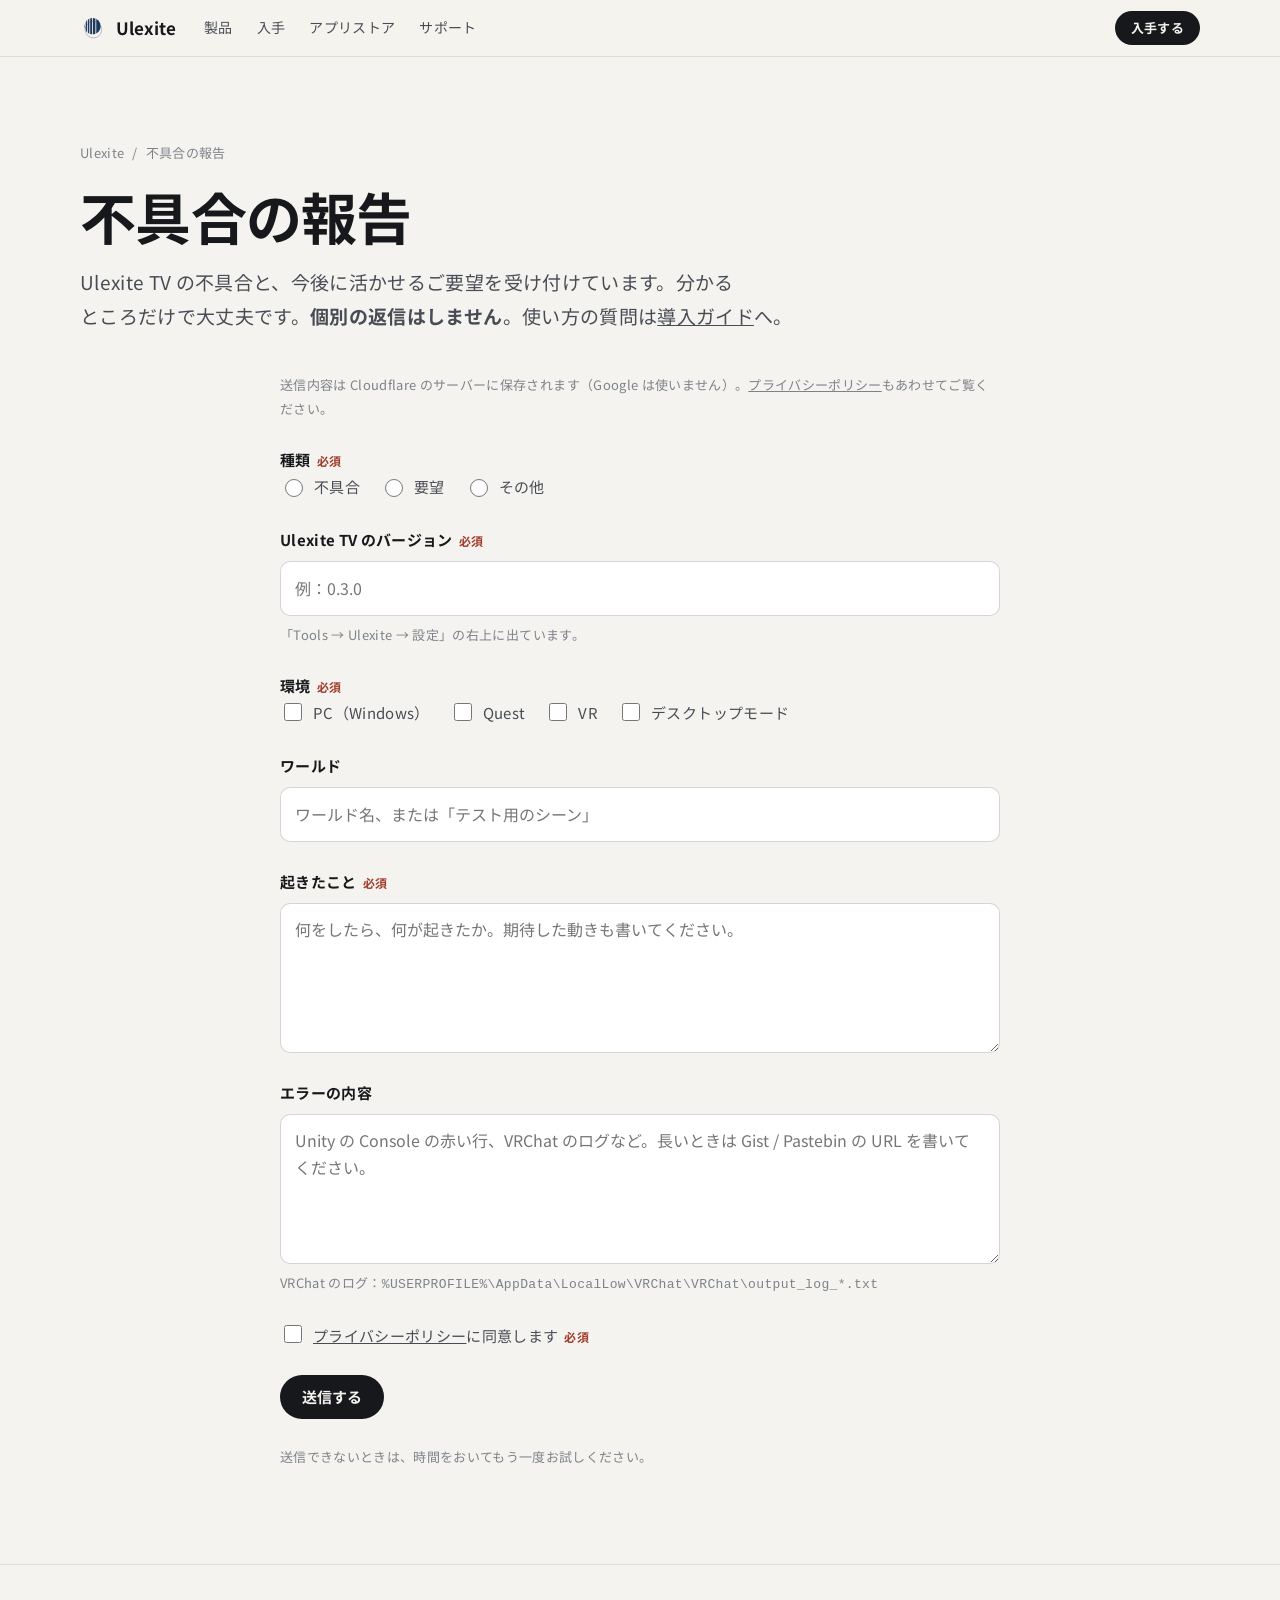
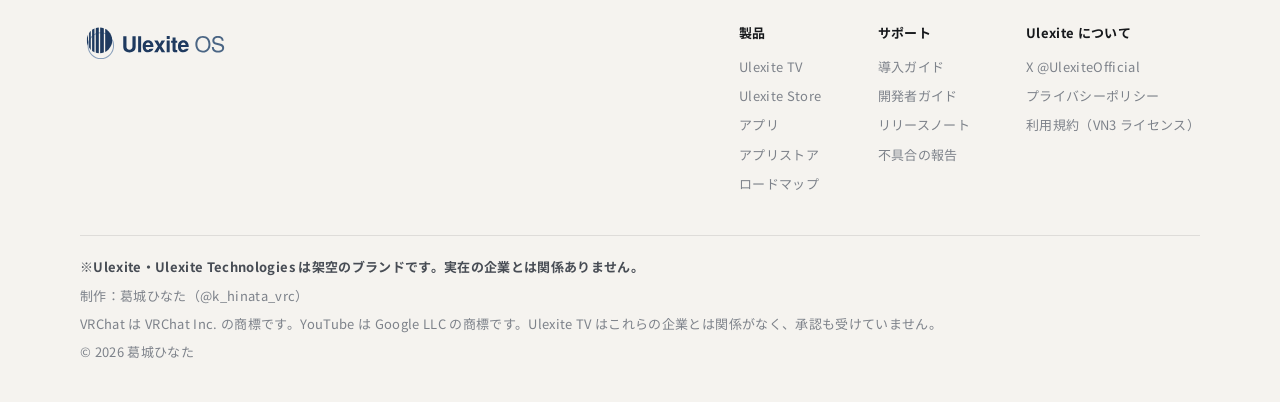
<file: contact/index.html>
<!doctype html>
<html lang="ja">
<head>
  <meta charset="utf-8">
  <meta name="viewport" content="width=device-width, initial-scale=1">
  <title>不具合の報告 — Ulexite</title>
  <meta name="description" content="Ulexite TV の不具合と、今後に活かせるご要望の報告フォームです。個別の返信はしません。">
  <meta name="theme-color" content="#f5f3ef">
  <link rel="icon" href="../assets/img/logo/ulexite-icon-light.svg" type="image/svg+xml">
  <meta property="og:title" content="不具合の報告 — Ulexite">
  <meta property="og:description" content="Ulexite TV の不具合と、今後に活かせるご要望の報告フォームです。個別の返信はしません。">
  <meta property="og:type" content="website">
  <link rel="preload" href="../assets/fonts/noto-sans-jp-400-base.woff2" as="font" type="font/woff2" crossorigin>
  <link rel="stylesheet" href="../assets/css/fonts.css?v=20261102a">
  <link rel="stylesheet" href="../assets/css/site.css?v=20261102a">
  <link rel="canonical" href="https://thesilver0913.github.io/ulexite/contact/">
  <meta property="og:site_name" content="Ulexite">
  <meta property="og:url" content="https://thesilver0913.github.io/ulexite/contact/">
  <meta property="og:image" content="https://thesilver0913.github.io/ulexite/assets/img/og.png">
  <meta property="og:image:width" content="1200">
  <meta property="og:image:height" content="630">
  <meta name="twitter:card" content="summary_large_image">
</head>
<body>

<header class="nav" id="nav">
  <div class="wrap nav__inner">
    <a class="nav__brand" href="../index.html" aria-label="Ulexite ホーム">
      <img src="../assets/img/logo/ulexite-icon-light.svg" alt="">
      <span>Ulexite</span>
    </a>
    <ul class="nav__links" id="nav-links">
      <li><a href="../#tv">製品</a></li>
      <li><a href="../#get">入手</a></li>
      <li><a href="../apps/index.html">アプリストア</a></li>
      <li><a href="../guide/index.html">サポート</a></li>
    </ul>
    <a class="btn btn--primary btn--small nav__cta" href="../index.html#get">入手する</a>
    <button class="nav__menu" id="nav-menu" aria-label="メニュー" aria-expanded="false" aria-controls="nav-links">
      <svg width="22" height="22" viewBox="0 0 24 24" fill="none" stroke="currentColor" stroke-width="2" stroke-linecap="round"><path d="M4 8h16M4 16h16"/></svg>
    </button>
  </div>
</header>

<main>

  <div class="page-head">
    <div class="wrap">
      <nav class="crumbs" aria-label="パンくず">
        <a href="../index.html">Ulexite</a><span aria-hidden="true">/</span><span>不具合の報告</span>
      </nav>
      <h1 class="page-title">不具合の報告</h1>
      <p class="page-lead">Ulexite TV の不具合と、今後に活かせるご要望を受け付けています。分かるところだけで大丈夫です。<strong>個別の返信はしません</strong>。使い方の質問は<a href="../guide/index.html">導入ガイド</a>へ。</p>
    </div>
  </div>

  <div class="wrap" style="padding-bottom:clamp(56px,8vw,96px)">

    <form class="form" id="contact-form" novalidate>
      <p class="form__note">送信内容は Cloudflare のサーバーに保存されます（Google は使いません）。<a href="https://thesilver0913.github.io/ulexite-catalog/privacy.html">プライバシーポリシー</a>もあわせてご覧ください。</p>

      <fieldset class="field">
        <legend>種類<span class="required">必須</span></legend>
        <div class="choices">
          <label class="choice"><input type="radio" name="kind" value="bug" required> 不具合</label>
          <label class="choice"><input type="radio" name="kind" value="request"> 要望</label>
          <label class="choice"><input type="radio" name="kind" value="other"> その他</label>
        </div>
      </fieldset>

      <div class="field">
        <label for="version">Ulexite TV のバージョン<span class="required">必須</span></label>
        <input type="text" id="version" name="version" required maxlength="40" placeholder="例：0.3.0" autocomplete="off">
        <p class="field__hint">「Tools → Ulexite → 設定」の右上に出ています。</p>
      </div>

      <fieldset class="field">
        <legend>環境<span class="required">必須</span></legend>
        <div class="choices">
          <label class="choice"><input type="checkbox" name="env" value="pc"> PC（Windows）</label>
          <label class="choice"><input type="checkbox" name="env" value="quest"> Quest</label>
          <label class="choice"><input type="checkbox" name="env" value="vr"> VR</label>
          <label class="choice"><input type="checkbox" name="env" value="desktop"> デスクトップモード</label>
        </div>
      </fieldset>

      <div class="field">
        <label for="world">ワールド</label>
        <input type="text" id="world" name="world" maxlength="200" placeholder="ワールド名、または「テスト用のシーン」" autocomplete="off">
      </div>

      <div class="field">
        <label for="body">起きたこと<span class="required">必須</span></label>
        <textarea id="body" name="body" required minlength="10" maxlength="5000" placeholder="何をしたら、何が起きたか。期待した動きも書いてください。"></textarea>
      </div>

      <div class="field">
        <label for="error">エラーの内容</label>
        <textarea id="error" name="error" maxlength="10000" placeholder="Unity の Console の赤い行、VRChat のログなど。長いときは Gist / Pastebin の URL を書いてください。"></textarea>
        <p class="field__hint">VRChat のログ：<code>%USERPROFILE%\AppData\LocalLow\VRChat\VRChat\output_log_*.txt</code></p>
      </div>

      <div class="field hp" aria-hidden="true">
        <label for="website">この欄は空のままにしてください</label>
        <input type="text" id="website" name="website" tabindex="-1" autocomplete="off">
      </div>

      <div class="field">
        <div class="choice" style="align-items:flex-start">
          <input type="checkbox" id="consent" name="consent" required>
          <label for="consent"><a href="https://thesilver0913.github.io/ulexite-catalog/privacy.html">プライバシーポリシー</a>に同意します<span class="required">必須</span></label>
        </div>
      </div>

      <div class="form__actions">
        <button class="btn btn--primary" type="submit" id="submit">送信する</button>
        <p class="form__status" id="status" aria-live="polite"></p>
      </div>

      <p class="form__note">送信できないときは、時間をおいてもう一度お試しください。</p>
    </form>

    <div class="form__done" id="done" hidden>
      <h2>ありがとうございました。</h2>
      <p>内容は、不具合の確認と改善に使います。</p>
      <p class="form__note">あわせて、<a href="../guide/index.html">導入ガイド</a>と<a href="../releases/index.html">リリースノート</a>もどうぞ。</p>
    </div>

    <noscript>
      <p class="form__note" style="margin-top:24px">このフォームには JavaScript が必要です。有効にしてから、もう一度お試しください。</p>
    </noscript>

  </div>

</main>

<footer class="footer">
  <div class="wrap">
    <div class="footer__top">
      <div class="footer__brand"><img src="../assets/img/logo/ulexite-os-lockup-light.svg" alt="Ulexite OS"></div>
      <div class="footer__cols">
        <div>
          <h4>製品</h4>
          <ul>
            <li><a href="../index.html#tv">Ulexite TV</a></li>
            <li><a href="../index.html#store">Ulexite Store</a></li>
            <li><a href="../index.html#apps">アプリ</a></li>
            <li><a href="../apps/index.html">アプリストア</a></li>
            <li><a href="../index.html#roadmap">ロードマップ</a></li>
          </ul>
        </div>
        <div>
          <h4>サポート</h4>
          <ul>
            <li><a href="../guide/index.html">導入ガイド</a></li>
            <li><a href="../developers/index.html">開発者ガイド</a></li>
            <li><a href="../releases/index.html">リリースノート</a></li>
            <li><a href="index.html">不具合の報告</a></li>
          </ul>
        </div>
        <div>
          <h4>Ulexite について</h4>
          <ul>
            <li><a href="https://x.com/UlexiteOfficial" rel="noopener">X @UlexiteOfficial</a></li>
            <li><a href="https://thesilver0913.github.io/ulexite-catalog/privacy.html">プライバシーポリシー</a></li>
            <li><a href="https://thesilver0913.github.io/ulexite-catalog/license.html">利用規約（VN3 ライセンス）</a></li>
          </ul>
        </div>
      </div>
    </div>
    <div class="footer__legal">
      <p class="footer__fiction">※Ulexite・Ulexite Technologies は架空のブランドです。実在の企業とは関係ありません。</p>
      <p>制作：葛城ひなた（<a href="https://x.com/k_hinata_vrc" rel="noopener">@k_hinata_vrc</a>）</p>
      <p>VRChat は VRChat Inc. の商標です。YouTube は Google LLC の商標です。Ulexite TV はこれらの企業とは関係がなく、承認も受けていません。</p>
      <p>© 2026 葛城ひなた</p>
    </div>
  </div>
</footer>

<script>
  (function () {
    var nav = document.getElementById('nav');
    var btn = document.getElementById('nav-menu');
    btn.addEventListener('click', function () {
      var open = nav.getAttribute('data-open') === 'true';
      nav.setAttribute('data-open', String(!open));
      btn.setAttribute('aria-expanded', String(!open));
    });
    document.querySelectorAll('#nav-links a').forEach(function (a) {
      a.addEventListener('click', function () { nav.setAttribute('data-open', 'false'); btn.setAttribute('aria-expanded', 'false'); });
    });
  })();

  (function () {
    // Worker の /v1/contact（実装済み）。URL が変わったら、ここを直す
    var ENDPOINT = 'https://ulexite-catalog.yobi4011.workers.dev/v1/contact';
    var form = document.getElementById('contact-form');
    var status = document.getElementById('status');
    var done = document.getElementById('done');
    var submit = document.getElementById('submit');

    function setStatus(msg, kind) {
      status.textContent = msg;
      status.className = 'form__status' + (kind ? ' form__status--' + kind : '');
    }

    form.addEventListener('submit', function (e) {
      e.preventDefault();
      setStatus('');
      if (!form.reportValidity()) return;
      var env = [];
      form.querySelectorAll('input[name="env"]:checked').forEach(function (c) { env.push(c.value); });
      if (env.length === 0) {
        setStatus('環境を1つ以上選んでください。', 'error');
        return;
      }
      var data = {
        kind: (form.querySelector('input[name="kind"]:checked') || {}).value || '',
        version: form.version.value.trim(),
        env: env,
        world: form.world.value.trim(),
        body: form.body.value.trim(),
        error: form.error.value.trim(),
        website: form.website.value,
        consent: form.consent.checked
      };
      if (data.website) { done.hidden = false; form.hidden = true; return; }
      submit.disabled = true;
      setStatus('送信中…');
      fetch(ENDPOINT, {
        method: 'POST',
        headers: { 'Content-Type': 'application/json' },
        body: JSON.stringify(data)
      }).then(function (res) {
        return res.json().catch(function () { return {}; }).then(function (json) {
          if (!res.ok || !json.ok) throw new Error(json.error || ('HTTP ' + res.status));
          form.hidden = true;
          done.hidden = false;
          done.scrollIntoView({ behavior: 'smooth', block: 'center' });
        });
      }).catch(function () {
        setStatus('送信できませんでした。時間をおいて、もう一度お試しください。うまくいかないときは X の @UlexiteOfficial まで。', 'error');
        submit.disabled = false;
      });
    });
  })();
</script>
  <script src="../assets/js/nav.js?v=20261102a" defer></script>
</body>
</html>
</file>
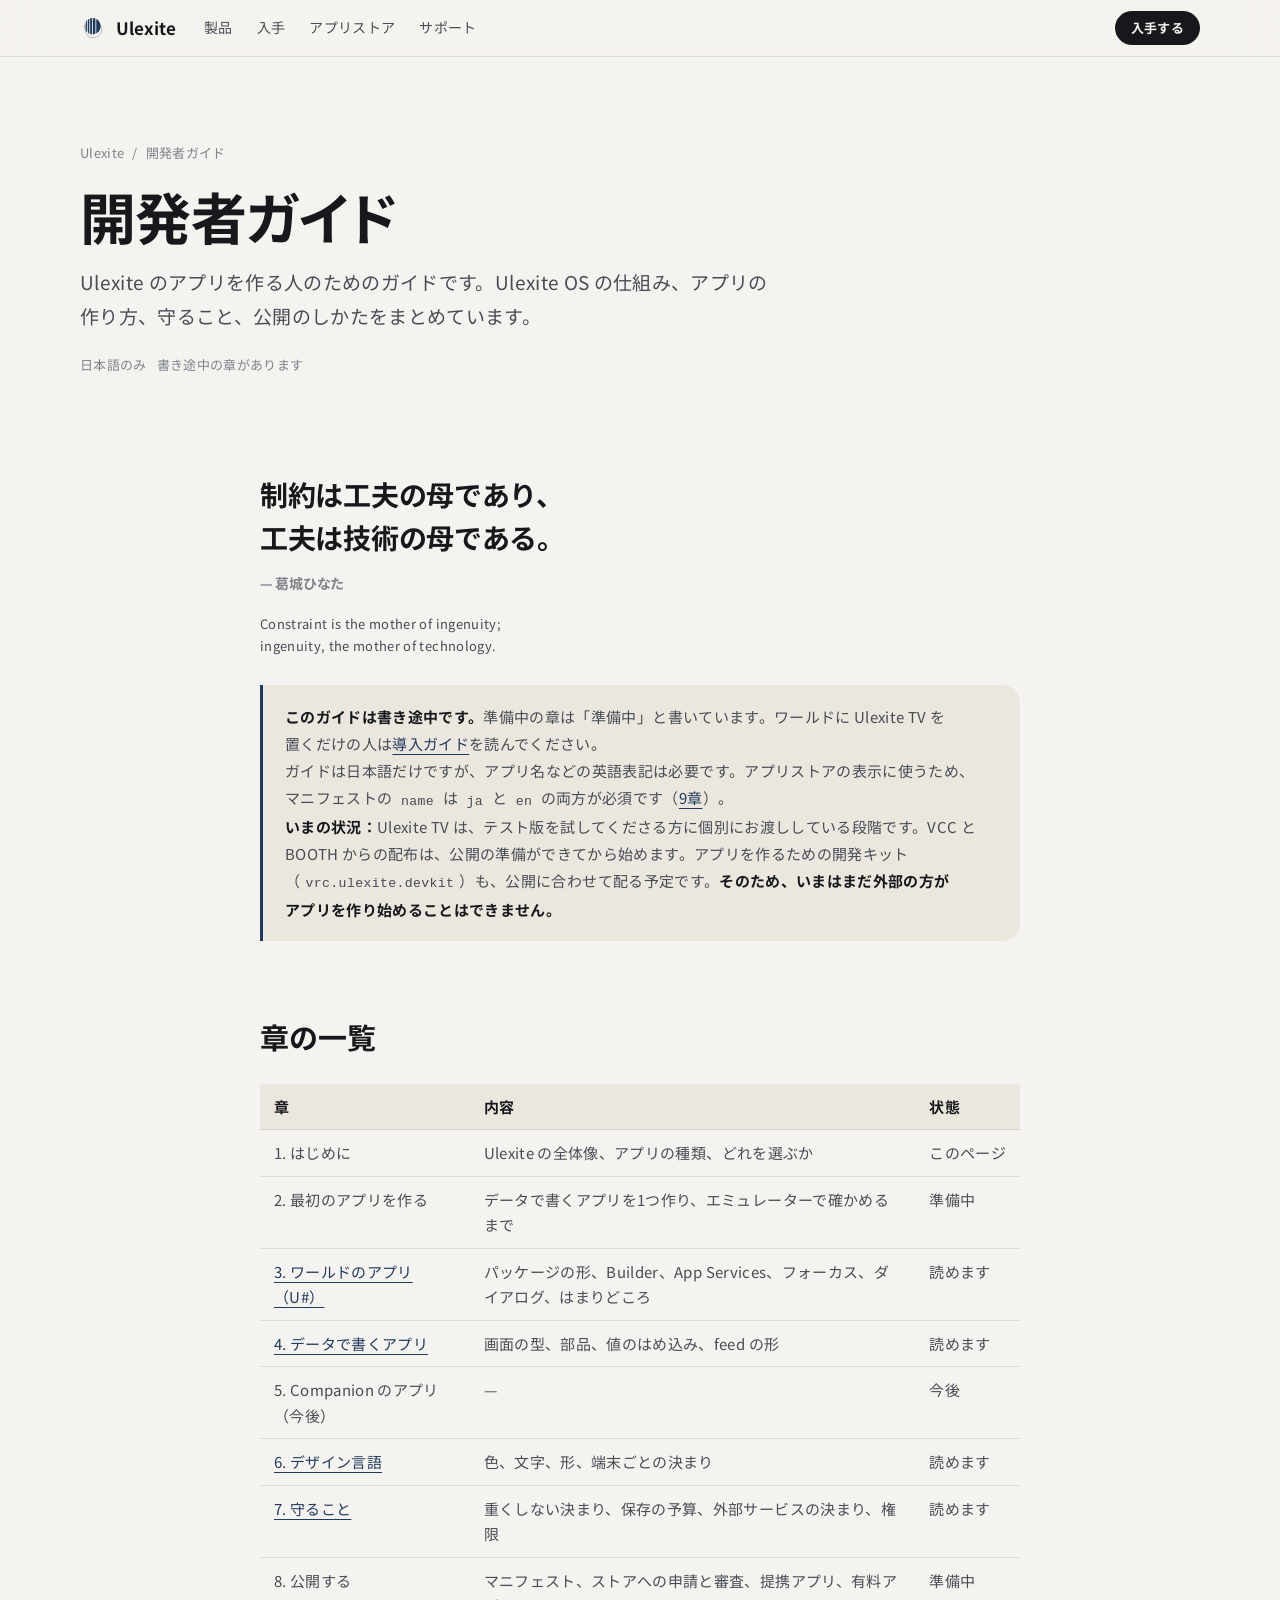
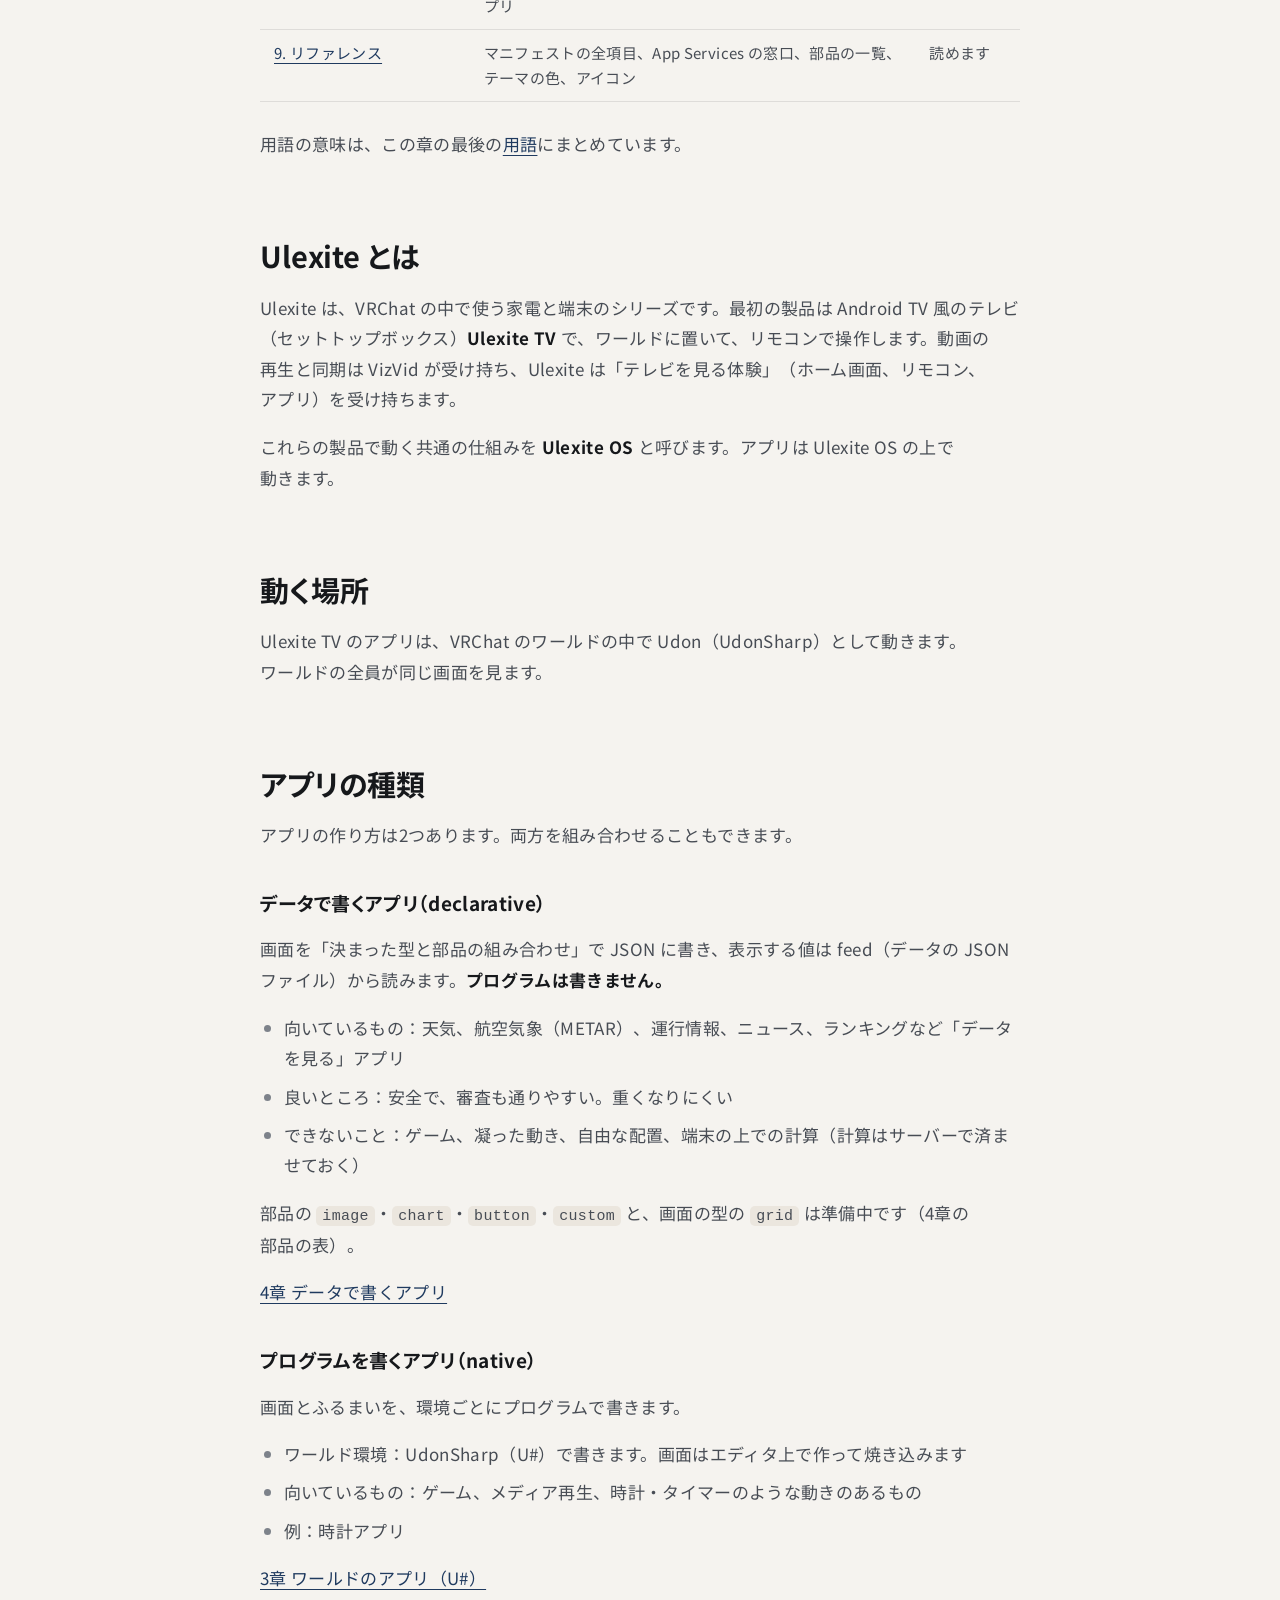
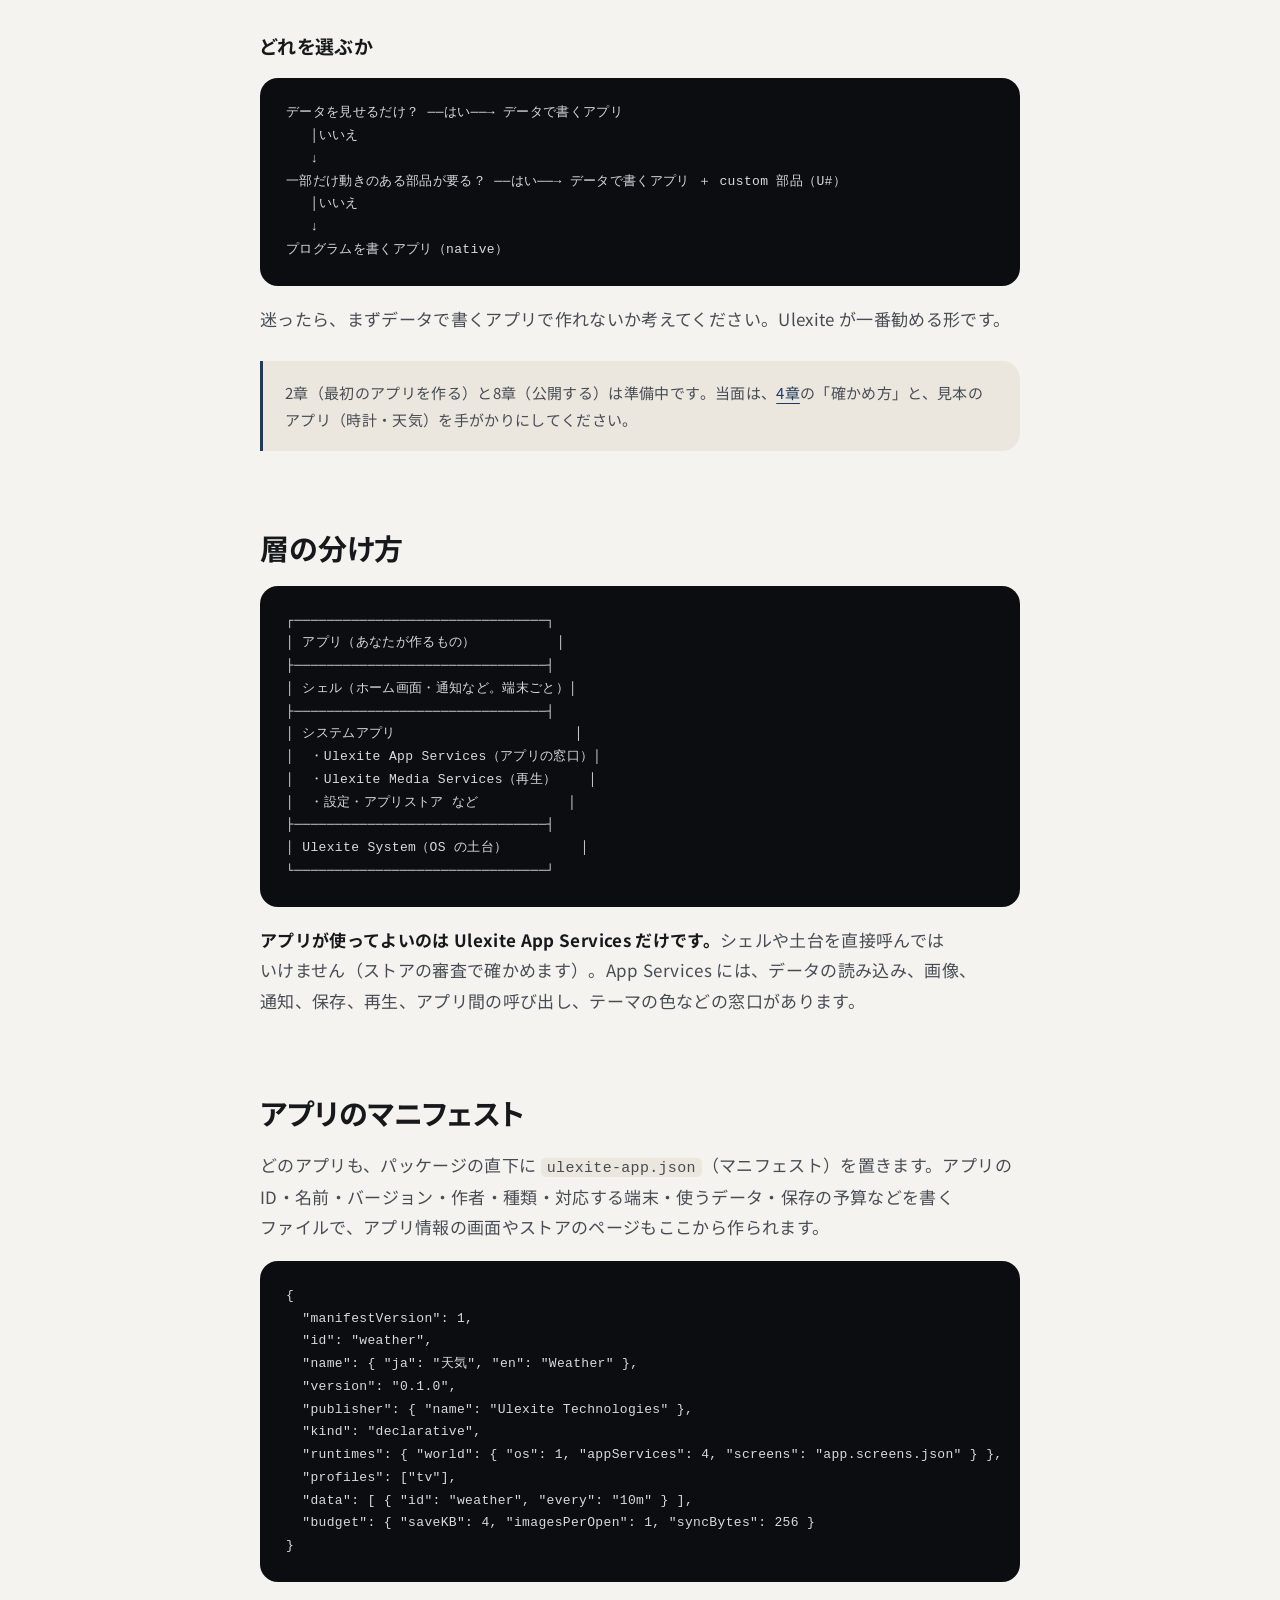
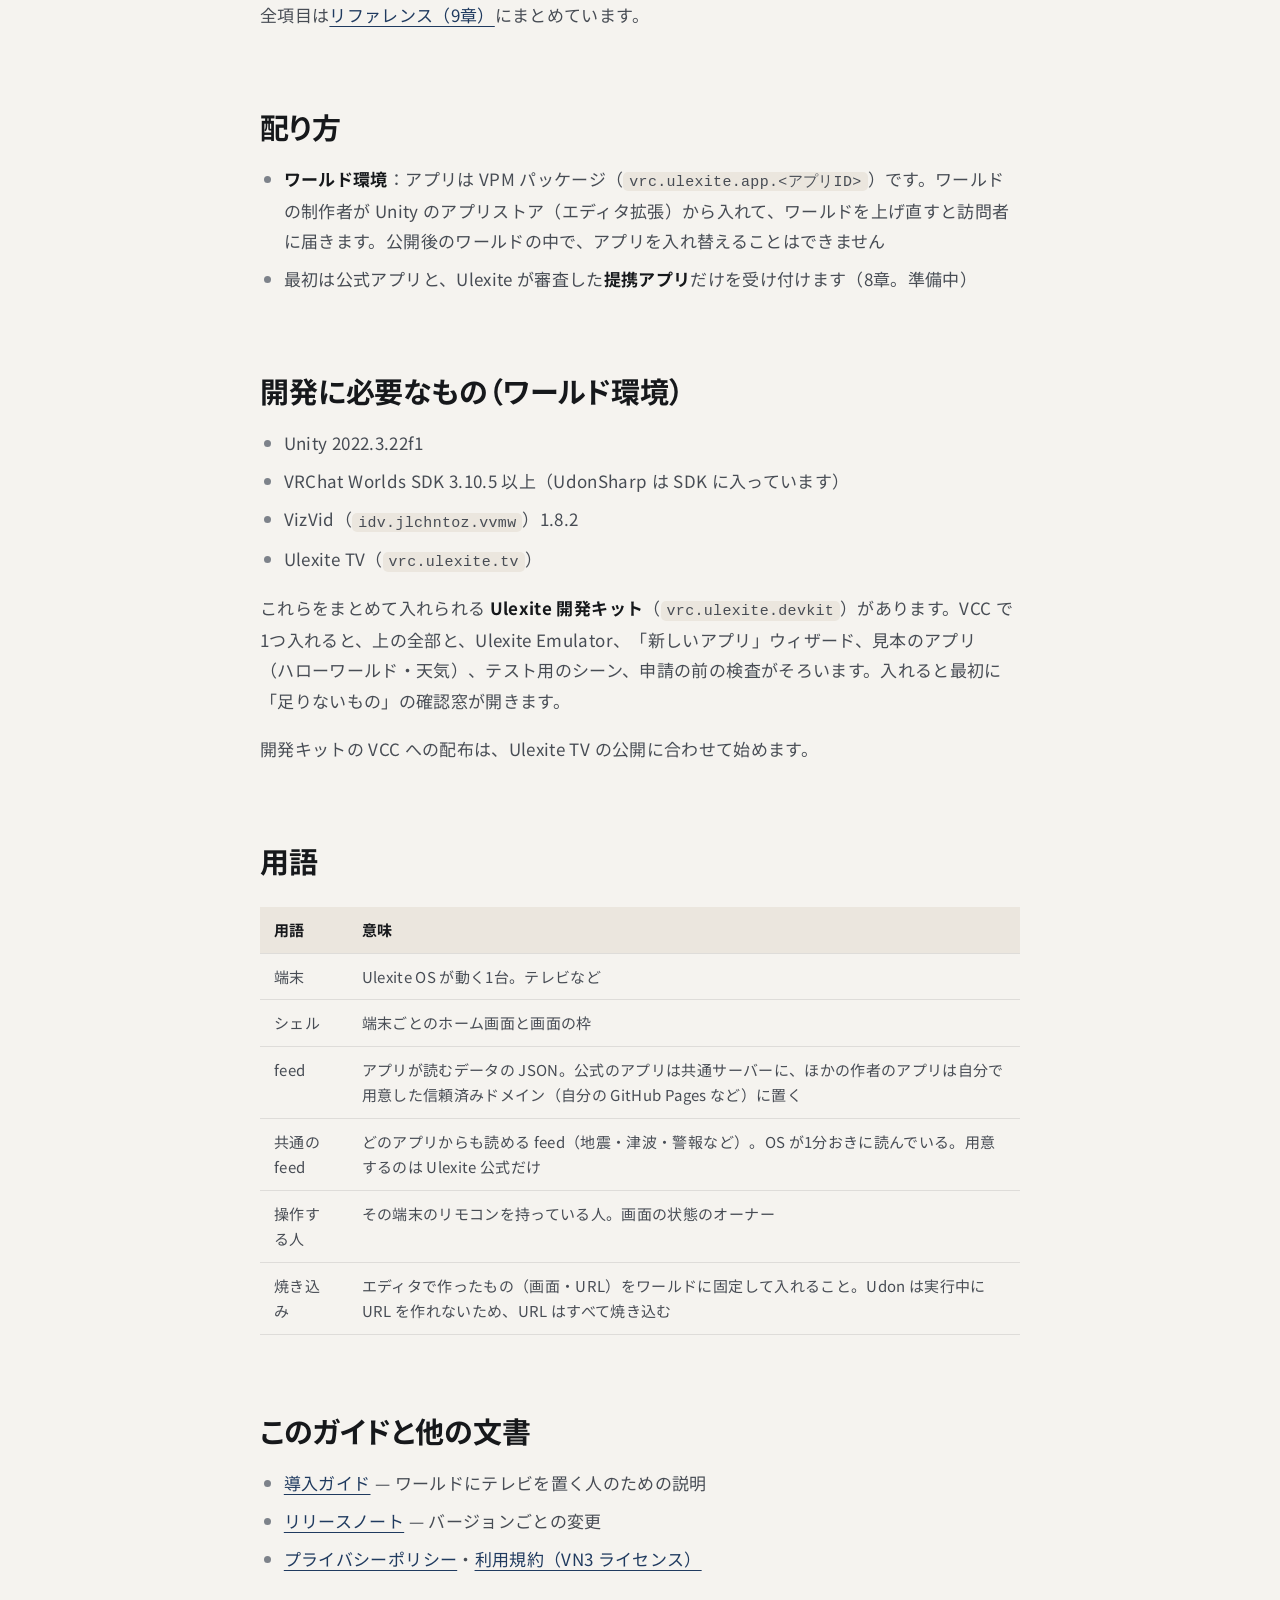
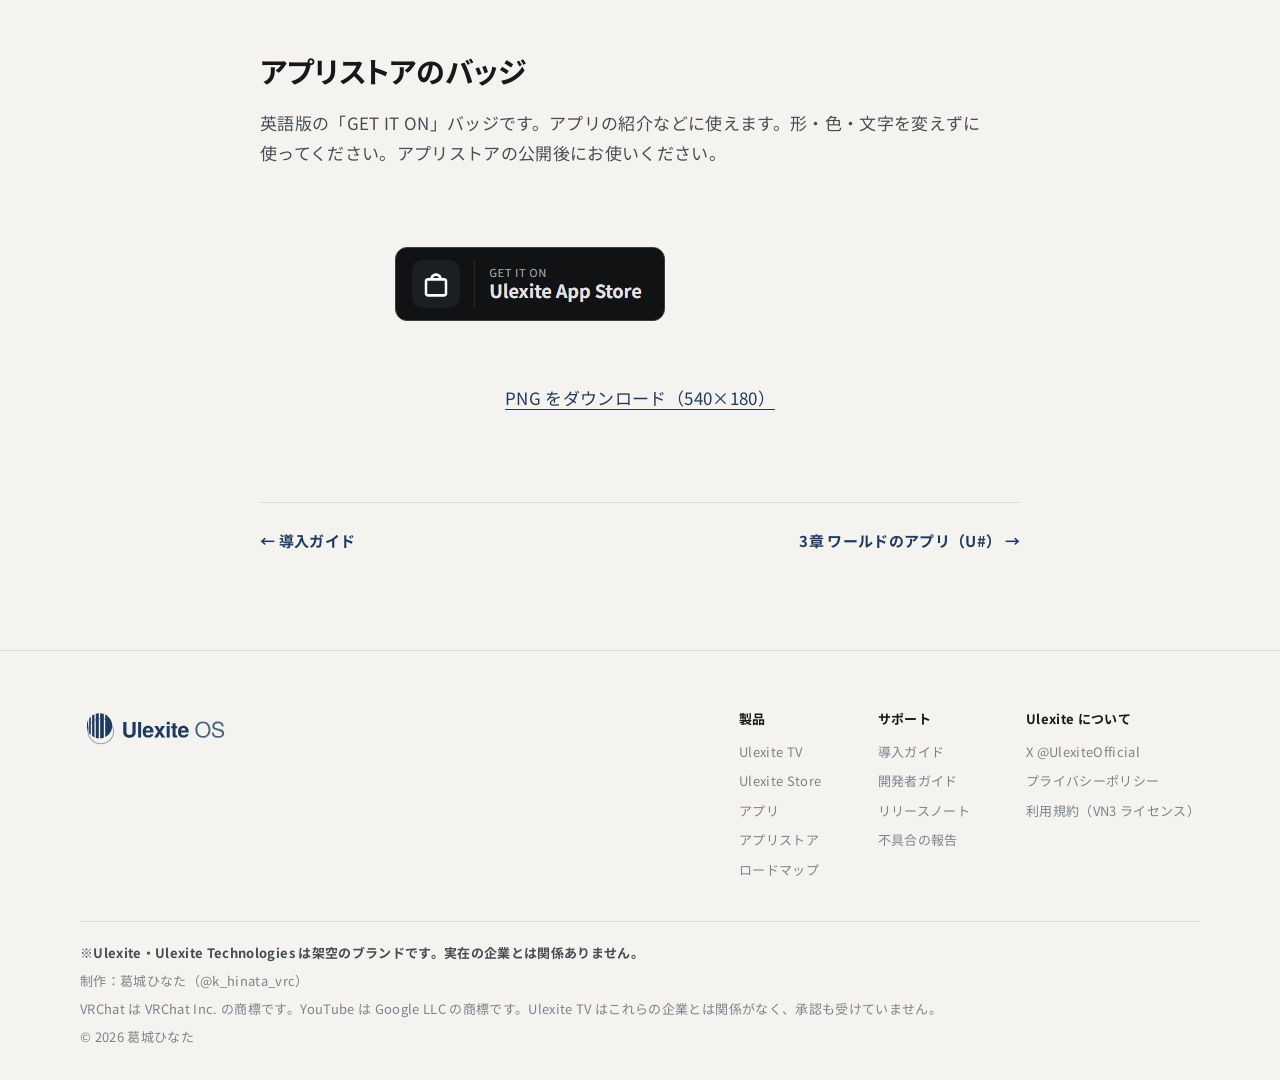
<file: developers/index.html>
<!doctype html>
<html lang="ja">
<head>
  <meta charset="utf-8">
  <meta name="viewport" content="width=device-width, initial-scale=1">
  <title>開発者ガイド — Ulexite</title>
  <meta name="description" content="Ulexite のアプリを作る人のためのガイド。Ulexite OS の全体像、アプリの種類、層の分け方、マニフェスト、開発に必要なもの。">
  <meta name="theme-color" content="#f5f3ef">
  <link rel="icon" href="../assets/img/logo/ulexite-icon-light.svg" type="image/svg+xml">
  <meta property="og:title" content="開発者ガイド — Ulexite">
  <meta property="og:description" content="Ulexite のアプリを作る人のためのガイド。アプリの種類、層の分け方、マニフェスト。">
  <meta property="og:type" content="article">
  <link rel="preload" href="../assets/fonts/noto-sans-jp-400-base.woff2" as="font" type="font/woff2" crossorigin>
  <link rel="stylesheet" href="../assets/css/fonts.css?v=20261102a">
  <link rel="stylesheet" href="../assets/css/site.css?v=20261102a">
  <link rel="canonical" href="https://thesilver0913.github.io/ulexite/developers/">
  <meta property="og:site_name" content="Ulexite">
  <meta property="og:url" content="https://thesilver0913.github.io/ulexite/developers/">
  <meta property="og:image" content="https://thesilver0913.github.io/ulexite/assets/img/og.png">
  <meta property="og:image:width" content="1200">
  <meta property="og:image:height" content="630">
  <meta name="twitter:card" content="summary_large_image">
</head>
<body>

<header class="nav" id="nav">
  <div class="wrap nav__inner">
    <a class="nav__brand" href="../index.html" aria-label="Ulexite ホーム">
      <img src="../assets/img/logo/ulexite-icon-light.svg" alt="">
      <span>Ulexite</span>
    </a>
    <ul class="nav__links" id="nav-links">
      <li><a href="../#tv">製品</a></li>
      <li><a href="../#get">入手</a></li>
      <li><a href="../apps/index.html">アプリストア</a></li>
      <li><a href="../guide/index.html">サポート</a></li>
    </ul>
    <a class="btn btn--primary btn--small nav__cta" href="../index.html#get">入手する</a>
    <button class="nav__menu" id="nav-menu" aria-label="メニュー" aria-expanded="false" aria-controls="nav-links">
      <svg width="22" height="22" viewBox="0 0 24 24" fill="none" stroke="currentColor" stroke-width="2" stroke-linecap="round"><path d="M4 8h16M4 16h16"/></svg>
    </button>
  </div>
</header>

<main>

  <div class="page-head">
    <div class="wrap">
      <nav class="crumbs" aria-label="パンくず">
        <a href="../index.html">Ulexite</a><span aria-hidden="true">/</span><span>開発者ガイド</span>
      </nav>
      <h1 class="page-title">開発者ガイド</h1>
      <p class="page-lead">Ulexite のアプリを作る人のためのガイドです。Ulexite OS の仕組み、アプリの作り方、守ること、公開のしかたをまとめています。</p>
      <p class="page-meta"><span>日本語のみ</span><span>書き途中の章があります</span></p>
    </div>
  </div>

  <article class="prose">

    <blockquote class="quote quote--small">
      制約は工夫の母であり、<br>工夫は技術の母である。
      <footer class="quote__by">— 葛城ひなた</footer>
    </blockquote>
    <p class="quote__en" lang="en">Constraint is the mother of ingenuity;<br>ingenuity, the mother of technology.</p>

    <div class="note">
      <p><strong>このガイドは書き途中です。</strong>準備中の章は「準備中」と書いています。ワールドに Ulexite TV を置くだけの人は<a href="../guide/index.html">導入ガイド</a>を読んでください。</p>
      <p>ガイドは日本語だけですが、アプリ名などの英語表記は必要です。アプリストアの表示に使うため、マニフェストの <code>name</code> は <code>ja</code> と <code>en</code> の両方が必須です（<a href="reference.html">9章</a>）。</p>
      <p><strong>いまの状況：</strong>Ulexite TV は、テスト版を試してくださる方に個別にお渡ししている段階です。VCC と BOOTH からの配布は、公開の準備ができてから始めます。アプリを作るための開発キット（<code>vrc.ulexite.devkit</code>）も、公開に合わせて配る予定です。<strong>そのため、いまはまだ外部の方がアプリを作り始めることはできません。</strong></p>
    </div>

    <h2>章の一覧</h2>
    <div class="table-wrap">
      <table class="table--chapters">
        <thead><tr><th>章</th><th>内容</th><th>状態</th></tr></thead>
        <tbody>
          <tr><td>1. はじめに</td><td>Ulexite の全体像、アプリの種類、どれを選ぶか</td><td>このページ</td></tr>
          <tr><td>2. 最初のアプリを作る</td><td>データで書くアプリを1つ作り、エミュレーターで確かめるまで</td><td>準備中</td></tr>
          <tr><td><a href="world-native.html">3. ワールドのアプリ（U#）</a></td><td>パッケージの形、Builder、App Services、フォーカス、ダイアログ、はまりどころ</td><td>読めます</td></tr>
          <tr><td><a href="declarative.html">4. データで書くアプリ</a></td><td>画面の型、部品、値のはめ込み、feed の形</td><td>読めます</td></tr>
          <tr><td>5. Companion のアプリ（今後）</td><td>—</td><td>今後</td></tr>
          <tr><td><a href="design.html">6. デザイン言語</a></td><td>色、文字、形、端末ごとの決まり</td><td>読めます</td></tr>
          <tr><td><a href="rules.html">7. 守ること</a></td><td>重くしない決まり、保存の予算、外部サービスの決まり、権限</td><td>読めます</td></tr>
          <tr><td>8. 公開する</td><td>マニフェスト、ストアへの申請と審査、提携アプリ、有料アプリ</td><td>準備中</td></tr>
          <tr><td><a href="reference.html">9. リファレンス</a></td><td>マニフェストの全項目、App Services の窓口、部品の一覧、テーマの色、アイコン</td><td>読めます</td></tr>
        </tbody>
      </table>
    </div>

    <p>用語の意味は、この章の最後の<a href="#terms">用語</a>にまとめています。</p>

    <h2 id="what">Ulexite とは</h2>
    <p>Ulexite は、VRChat の中で使う家電と端末のシリーズです。最初の製品は Android TV 風のテレビ（セットトップボックス）<strong>Ulexite TV</strong> で、ワールドに置いて、リモコンで操作します。動画の再生と同期は VizVid が受け持ち、Ulexite は「テレビを見る体験」（ホーム画面、リモコン、アプリ）を受け持ちます。</p>
    <p>これらの製品で動く共通の仕組みを <strong>Ulexite OS</strong> と呼びます。アプリは Ulexite OS の上で動きます。</p>

    <h2 id="environments">動く場所</h2>
    <p>Ulexite TV のアプリは、VRChat のワールドの中で Udon（UdonSharp）として動きます。ワールドの全員が同じ画面を見ます。</p>

    <h2 id="kinds">アプリの種類</h2>
    <p>アプリの作り方は2つあります。両方を組み合わせることもできます。</p>

    <h3>データで書くアプリ（declarative）</h3>
    <p>画面を「決まった型と部品の組み合わせ」で JSON に書き、表示する値は feed（データの JSON ファイル）から読みます。<strong>プログラムは書きません。</strong></p>
    <ul>
      <li>向いているもの：天気、航空気象（METAR）、運行情報、ニュース、ランキングなど「データを見る」アプリ</li>
      <li>良いところ：安全で、審査も通りやすい。重くなりにくい</li>
      <li>できないこと：ゲーム、凝った動き、自由な配置、端末の上での計算（計算はサーバーで済ませておく）</li>
    </ul>
    <p>部品の <code>image</code>・<code>chart</code>・<code>button</code>・<code>custom</code> と、画面の型の <code>grid</code> は準備中です（4章の部品の表）。</p>
    <p><a href="declarative.html">4章 データで書くアプリ</a></p>

    <h3>プログラムを書くアプリ（native）</h3>
    <p>画面とふるまいを、環境ごとにプログラムで書きます。</p>
    <ul>
      <li>ワールド環境：UdonSharp（U#）で書きます。画面はエディタ上で作って焼き込みます</li>
      <li>向いているもの：ゲーム、メディア再生、時計・タイマーのような動きのあるもの</li>
      <li>例：時計アプリ</li>
    </ul>
    <p><a href="world-native.html">3章 ワールドのアプリ（U#）</a></p>

    <h3>どれを選ぶか</h3>
    <pre class="code"><code>データを見せるだけ？ ──はい──→ データで書くアプリ
   │いいえ
   ↓
一部だけ動きのある部品が要る？ ──はい──→ データで書くアプリ ＋ custom 部品（U#）
   │いいえ
   ↓
プログラムを書くアプリ（native）</code></pre>
    <p>迷ったら、まずデータで書くアプリで作れないか考えてください。Ulexite が一番勧める形です。</p>
    <div class="note">
      <p>2章（最初のアプリを作る）と8章（公開する）は準備中です。当面は、<a href="declarative.html">4章</a>の「確かめ方」と、見本のアプリ（時計・天気）を手がかりにしてください。</p>
    </div>

    <h2 id="layers">層の分け方</h2>
    <pre class="code"><code>┌───────────────────────────────┐
│ アプリ（あなたが作るもの）          │
├───────────────────────────────┤
│ シェル（ホーム画面・通知など。端末ごと）│
├───────────────────────────────┤
│ システムアプリ                      │
│  ・Ulexite App Services（アプリの窓口）│
│  ・Ulexite Media Services（再生）    │
│  ・設定・アプリストア など           │
├───────────────────────────────┤
│ Ulexite System（OS の土台）         │
└───────────────────────────────┘</code></pre>
    <p><strong>アプリが使ってよいのは Ulexite App Services だけです。</strong>シェルや土台を直接呼んではいけません（ストアの審査で確かめます）。App Services には、データの読み込み、画像、通知、保存、再生、アプリ間の呼び出し、テーマの色などの窓口があります。</p>

    <h2 id="manifest">アプリのマニフェスト</h2>
    <p>どのアプリも、パッケージの直下に <code>ulexite-app.json</code>（マニフェスト）を置きます。アプリの ID・名前・バージョン・作者・種類・対応する端末・使うデータ・保存の予算などを書くファイルで、アプリ情報の画面やストアのページもここから作られます。</p>
    <pre class="code"><code>{
  "manifestVersion": 1,
  "id": "weather",
  "name": { "ja": "天気", "en": "Weather" },
  "version": "0.1.0",
  "publisher": { "name": "Ulexite Technologies" },
  "kind": "declarative",
  "runtimes": { "world": { "os": 1, "appServices": 4, "screens": "app.screens.json" } },
  "profiles": ["tv"],
  "data": [ { "id": "weather", "every": "10m" } ],
  "budget": { "saveKB": 4, "imagesPerOpen": 1, "syncBytes": 256 }
}</code></pre>
    <p>全項目は<a href="reference.html">リファレンス（9章）</a>にまとめています。</p>

    <h2 id="distribute">配り方</h2>
    <ul>
      <li><strong>ワールド環境</strong>：アプリは VPM パッケージ（<code>vrc.ulexite.app.&lt;アプリID&gt;</code>）です。ワールドの制作者が Unity のアプリストア（エディタ拡張）から入れて、ワールドを上げ直すと訪問者に届きます。公開後のワールドの中で、アプリを入れ替えることはできません</li>
      <li>最初は公式アプリと、Ulexite が審査した<strong>提携アプリ</strong>だけを受け付けます（8章。準備中）</li>
    </ul>

    <h2 id="tools">開発に必要なもの（ワールド環境）</h2>
    <ul>
      <li>Unity 2022.3.22f1</li>
      <li>VRChat Worlds SDK 3.10.5 以上（UdonSharp は SDK に入っています）</li>
      <li>VizVid（<code>idv.jlchntoz.vvmw</code>）1.8.2</li>
      <li>Ulexite TV（<code>vrc.ulexite.tv</code>）</li>
    </ul>
    <p>これらをまとめて入れられる <strong>Ulexite 開発キット</strong>（<code>vrc.ulexite.devkit</code>）があります。VCC で1つ入れると、上の全部と、Ulexite Emulator、「新しいアプリ」ウィザード、見本のアプリ（ハローワールド・天気）、テスト用のシーン、申請の前の検査がそろいます。入れると最初に「足りないもの」の確認窓が開きます。</p>
    <p>開発キットの VCC への配布は、Ulexite TV の公開に合わせて始めます。</p>

    <h2 id="terms">用語</h2>
    <div class="table-wrap">
      <table>
        <thead><tr><th>用語</th><th>意味</th></tr></thead>
        <tbody>
          <tr><td>端末</td><td>Ulexite OS が動く1台。テレビなど</td></tr>
          <tr><td>シェル</td><td>端末ごとのホーム画面と画面の枠</td></tr>
          <tr><td>feed</td><td>アプリが読むデータの JSON。公式のアプリは共通サーバーに、ほかの作者のアプリは自分で用意した信頼済みドメイン（自分の GitHub Pages など）に置く</td></tr>
          <tr><td>共通の feed</td><td>どのアプリからも読める feed（地震・津波・警報など）。OS が1分おきに読んでいる。用意するのは Ulexite 公式だけ</td></tr>
          <tr><td>操作する人</td><td>その端末のリモコンを持っている人。画面の状態のオーナー</td></tr>
          <tr><td>焼き込み</td><td>エディタで作ったもの（画面・URL）をワールドに固定して入れること。Udon は実行中に URL を作れないため、URL はすべて焼き込む</td></tr>
        </tbody>
      </table>
    </div>

    <h2>このガイドと他の文書</h2>
    <ul>
      <li><a href="../guide/index.html">導入ガイド</a> — ワールドにテレビを置く人のための説明</li>
      <li><a href="../releases/index.html">リリースノート</a> — バージョンごとの変更</li>
      <li><a href="https://thesilver0913.github.io/ulexite-catalog/privacy.html" rel="noopener">プライバシーポリシー</a>・<a href="https://thesilver0913.github.io/ulexite-catalog/license.html" rel="noopener">利用規約（VN3 ライセンス）</a></li>
    </ul>

    <h2 id="appstore-badge">アプリストアのバッジ</h2>
    <p>英語版の「GET IT ON」バッジです。アプリの紹介などに使えます。形・色・文字を変えずに使ってください。アプリストアの公開後にお使いください。</p>
    <p style="text-align:center"><img src="../assets/img/appstore/badge_get-en_540.png" alt="GET IT ON Ulexite App Store" width="540" height="180" style="max-width:100%;height:auto"></p>
    <p style="text-align:center"><a href="../assets/img/appstore/badge_get-en_540.png" download>PNG をダウンロード（540×180）</a></p>

    <nav class="pager" aria-label="ページの移動">
      <a href="../guide/index.html">← 導入ガイド</a>
      <a href="world-native.html">3章 ワールドのアプリ（U#） →</a>
    </nav>

  </article>

</main>

<footer class="footer">
  <div class="wrap">
    <div class="footer__top">
      <div class="footer__brand"><img src="../assets/img/logo/ulexite-os-lockup-light.svg" alt="Ulexite OS"></div>
      <div class="footer__cols">
        <div>
          <h4>製品</h4>
          <ul>
            <li><a href="../index.html#tv">Ulexite TV</a></li>
            <li><a href="../index.html#store">Ulexite Store</a></li>
            <li><a href="../index.html#apps">アプリ</a></li>
            <li><a href="../apps/index.html">アプリストア</a></li>
            <li><a href="../index.html#roadmap">ロードマップ</a></li>
          </ul>
        </div>
        <div>
          <h4>サポート</h4>
          <ul>
            <li><a href="../guide/index.html">導入ガイド</a></li>
            <li><a href="index.html">開発者ガイド</a></li>
            <li><a href="../releases/index.html">リリースノート</a></li>
            <li><a href="../contact/index.html">不具合の報告</a></li>
          </ul>
        </div>
        <div>
          <h4>Ulexite について</h4>
          <ul>
            <li><a href="https://x.com/UlexiteOfficial" rel="noopener">X @UlexiteOfficial</a></li>
            <li><a href="https://thesilver0913.github.io/ulexite-catalog/privacy.html">プライバシーポリシー</a></li>
            <li><a href="https://thesilver0913.github.io/ulexite-catalog/license.html">利用規約（VN3 ライセンス）</a></li>
          </ul>
        </div>
      </div>
    </div>
    <div class="footer__legal">
      <p class="footer__fiction">※Ulexite・Ulexite Technologies は架空のブランドです。実在の企業とは関係ありません。</p>
      <p>制作：葛城ひなた（<a href="https://x.com/k_hinata_vrc" rel="noopener">@k_hinata_vrc</a>）</p>
      <p>VRChat は VRChat Inc. の商標です。YouTube は Google LLC の商標です。Ulexite TV はこれらの企業とは関係がなく、承認も受けていません。</p>
      <p>© 2026 葛城ひなた</p>
    </div>
  </div>
</footer>

<script>
  (function () {
    var nav = document.getElementById('nav');
    var btn = document.getElementById('nav-menu');
    btn.addEventListener('click', function () {
      var open = nav.getAttribute('data-open') === 'true';
      nav.setAttribute('data-open', String(!open));
      btn.setAttribute('aria-expanded', String(!open));
    });
    document.querySelectorAll('#nav-links a').forEach(function (a) {
      a.addEventListener('click', function () { nav.setAttribute('data-open', 'false'); btn.setAttribute('aria-expanded', 'false'); });
    });
  })();
</script>
  <script src="../assets/js/nav.js?v=20261102a" defer></script>
</body>
</html>
</file>
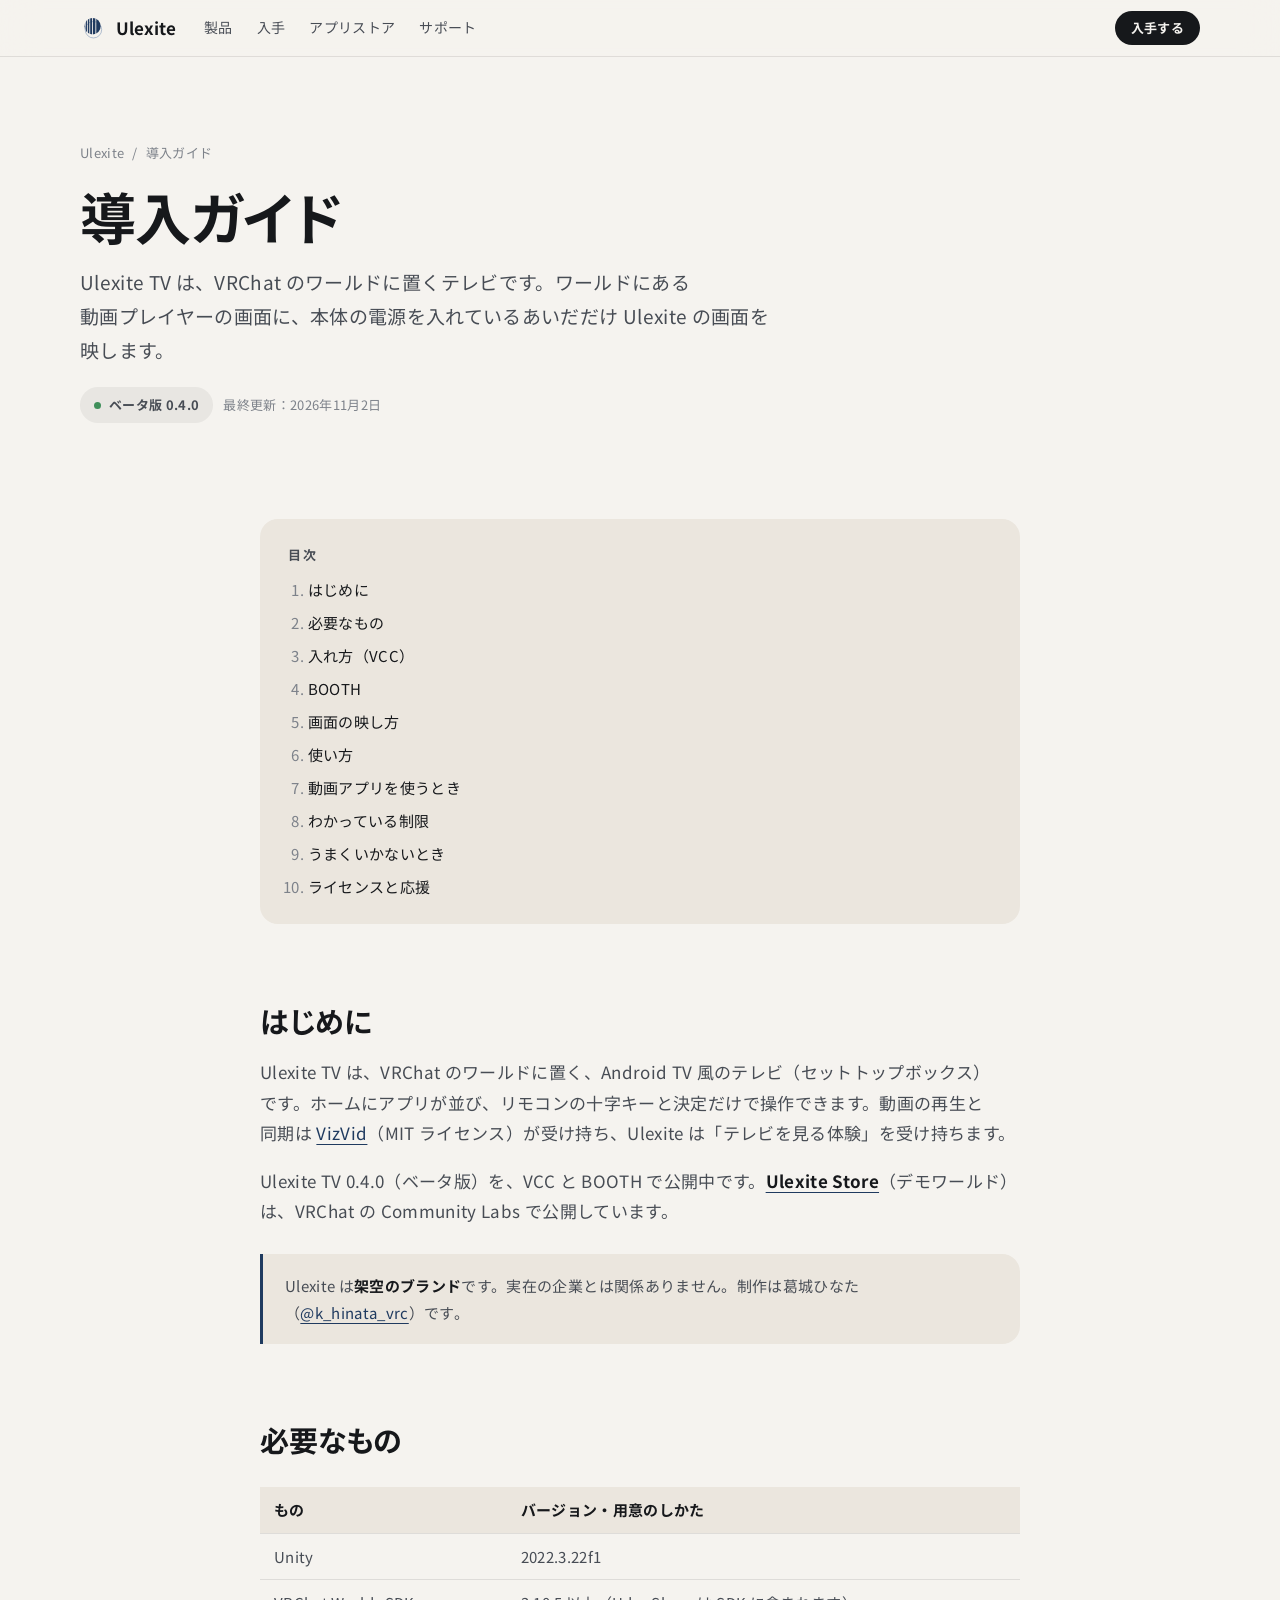
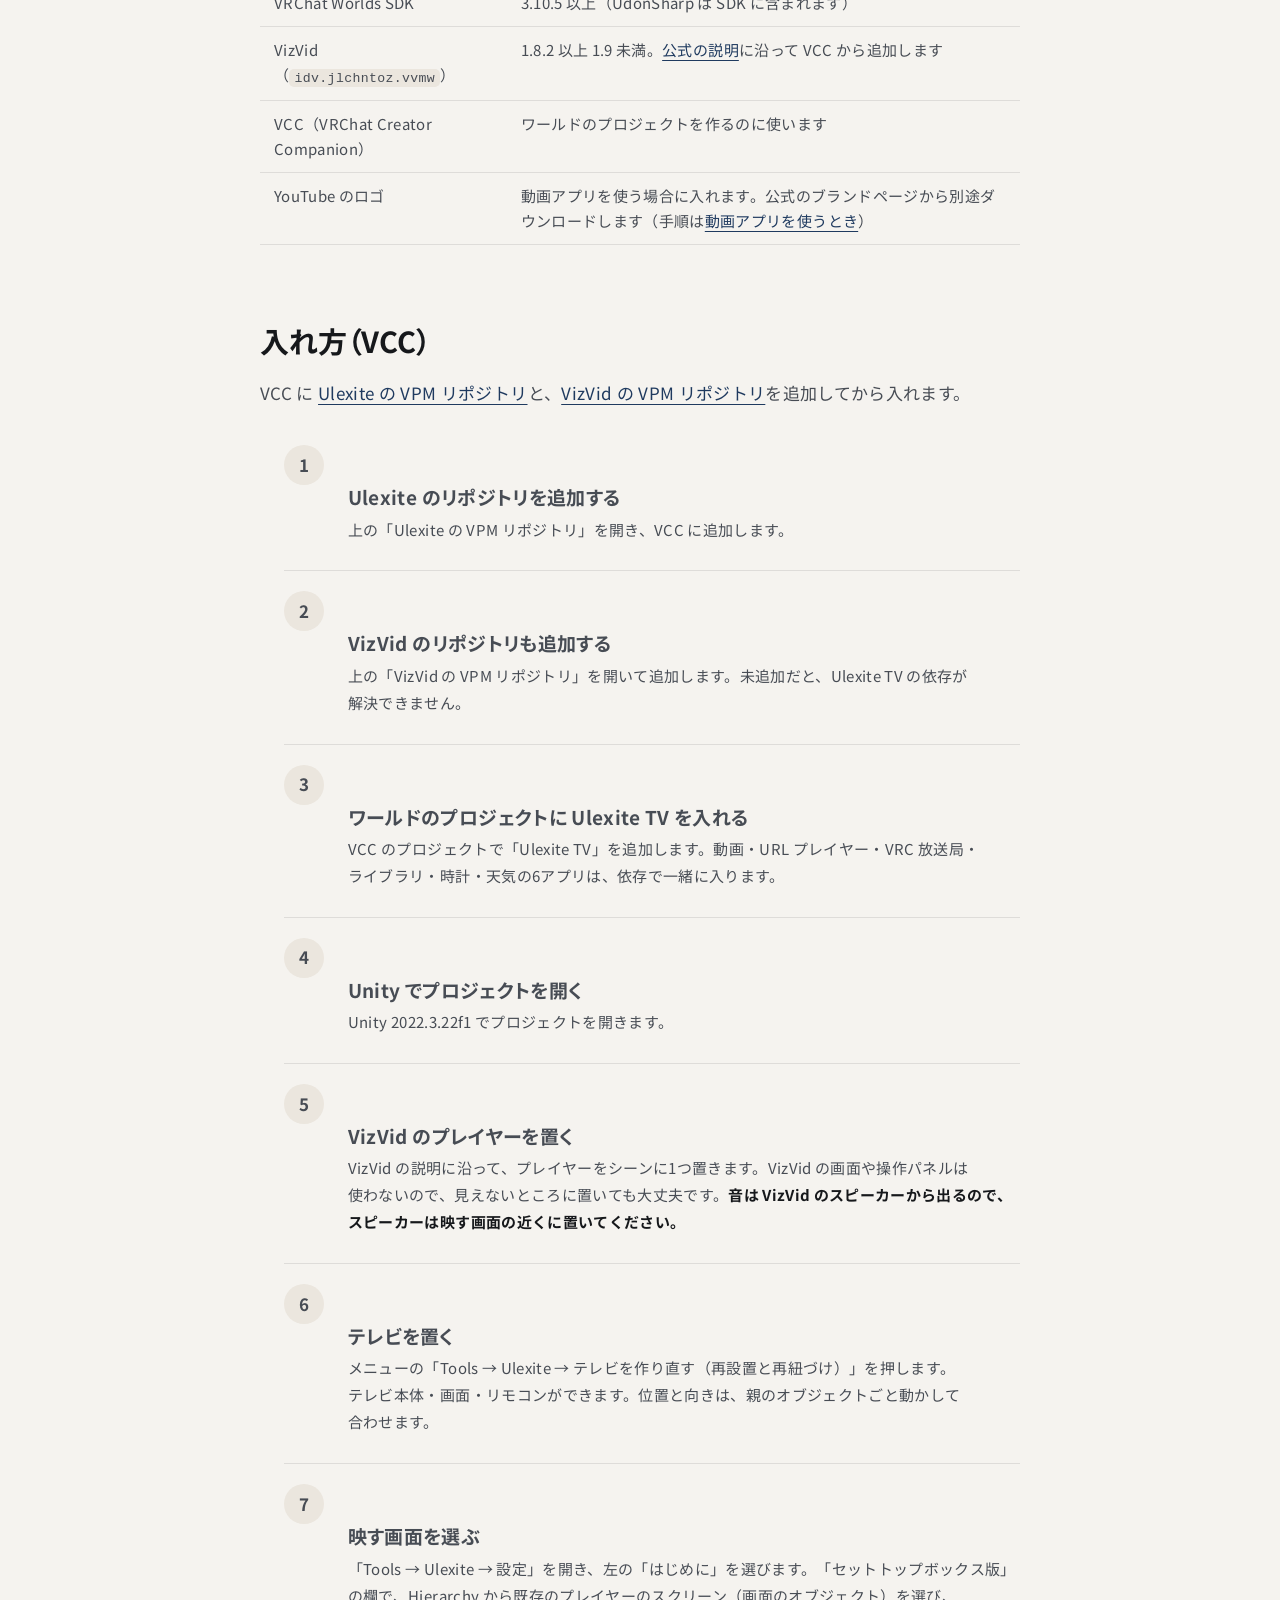
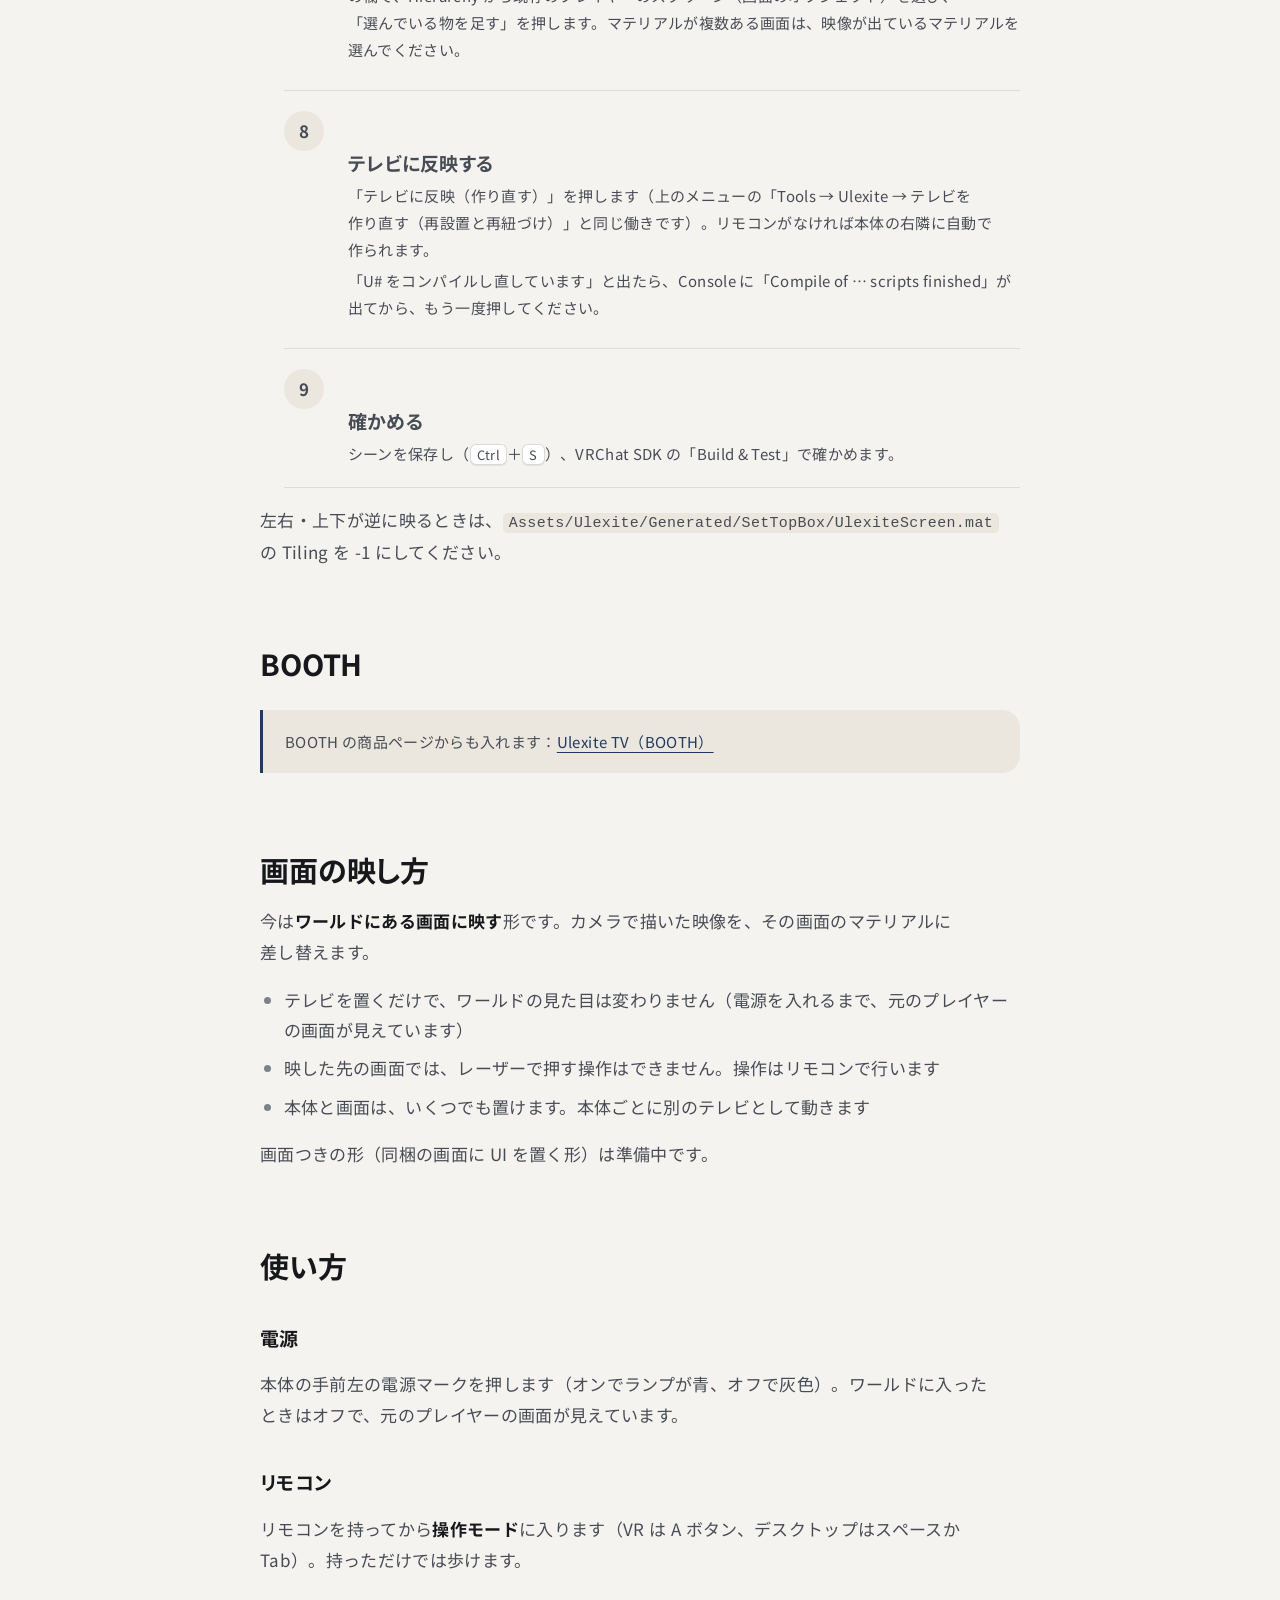
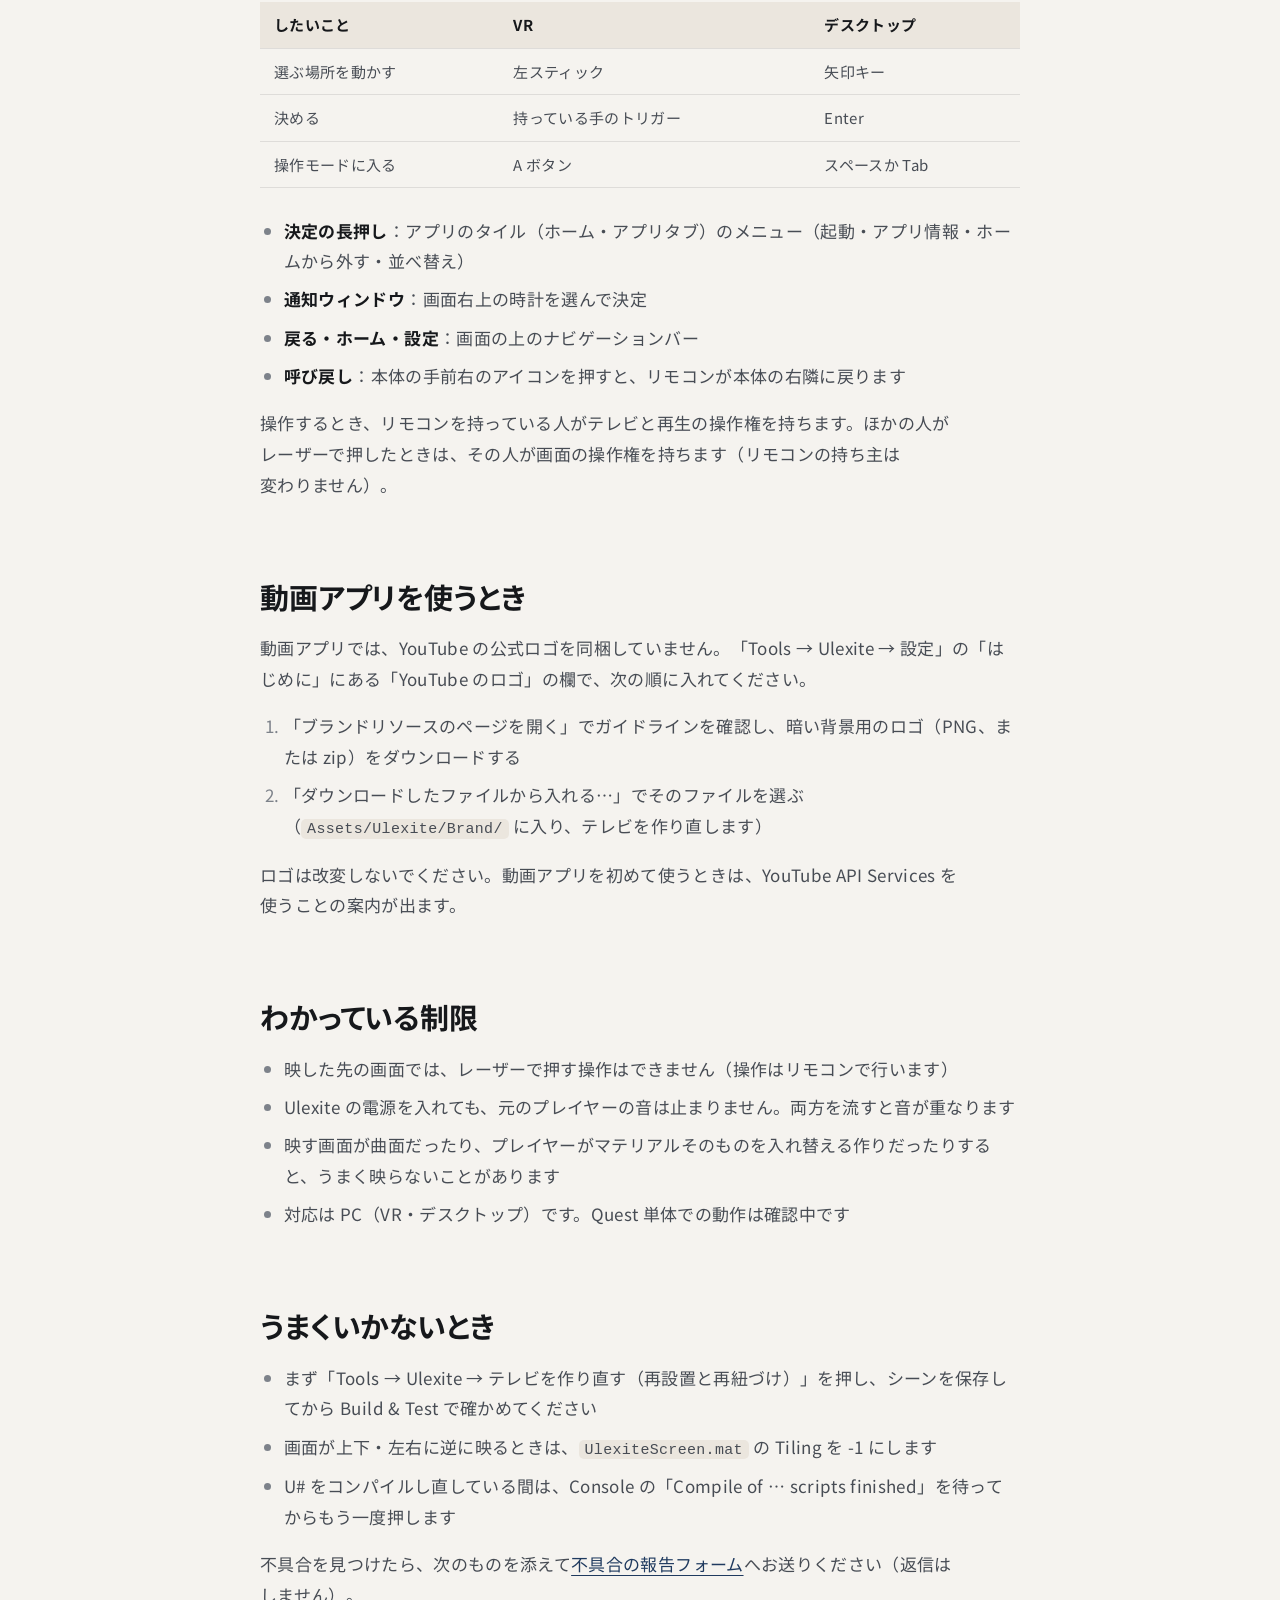
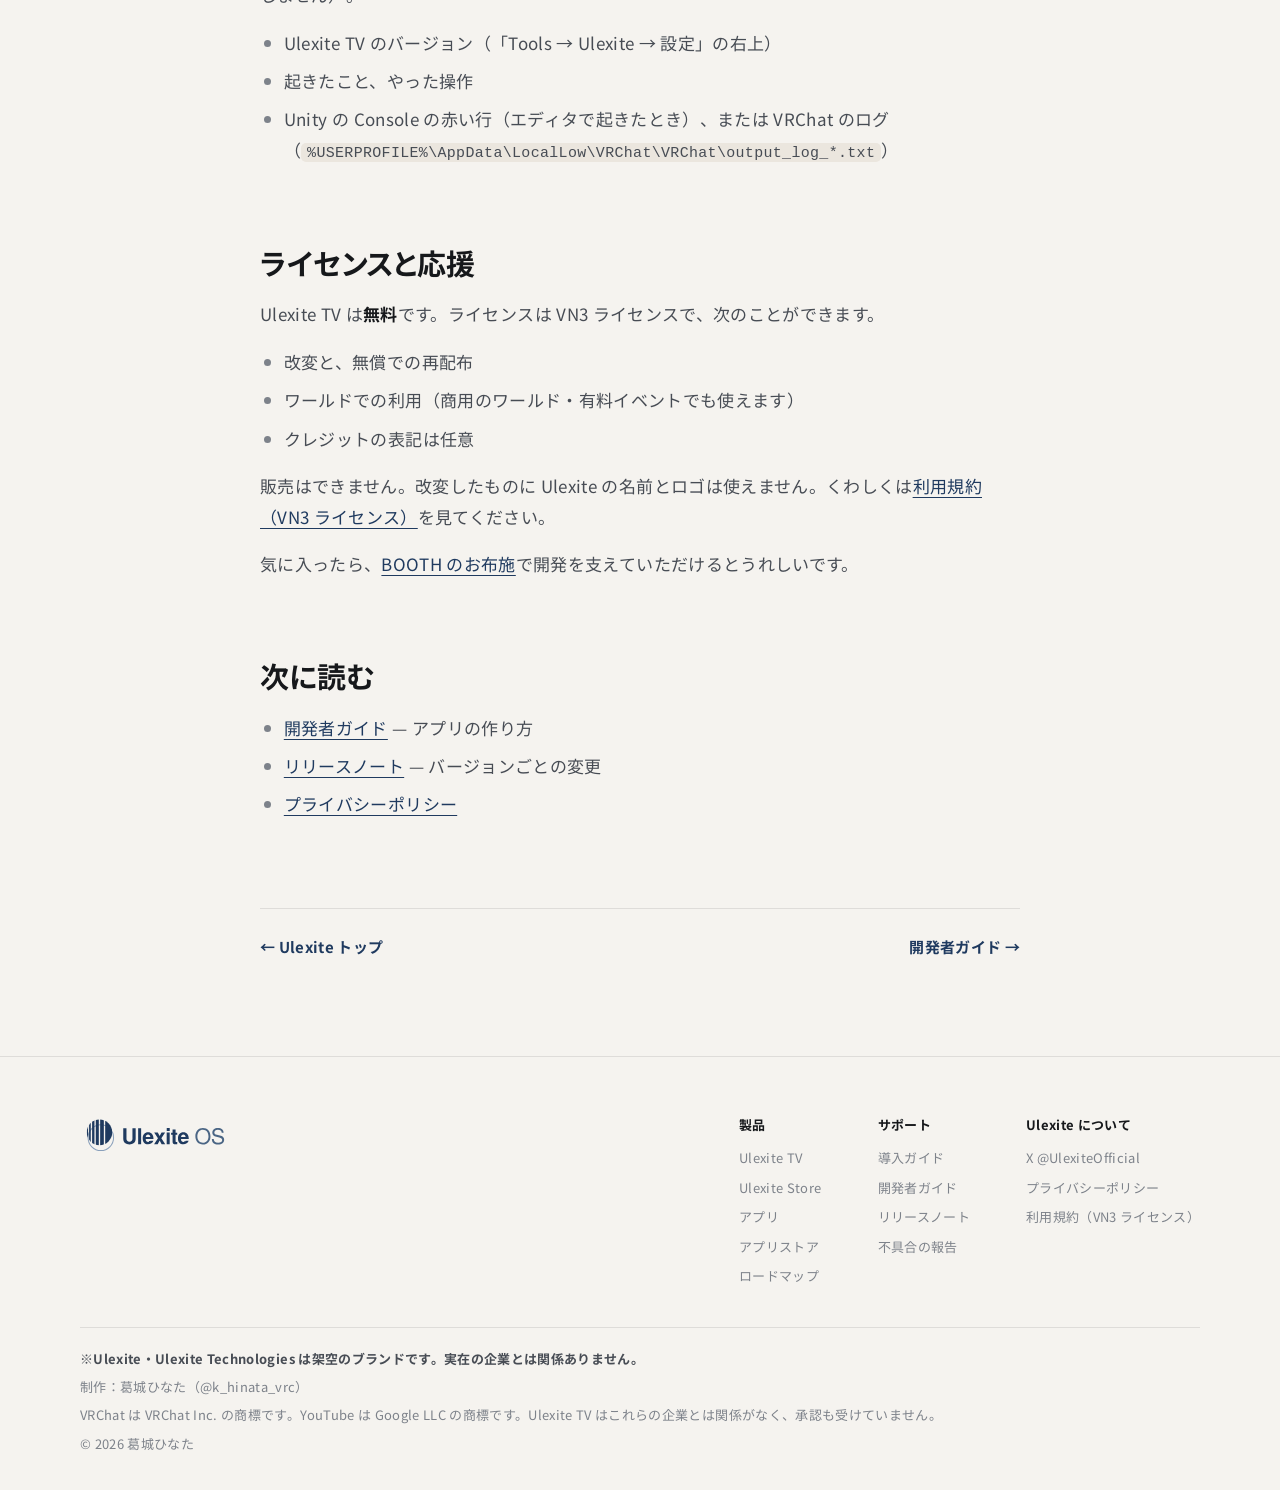
<file: guide/index.html>
<!doctype html>
<html lang="ja">
<head>
  <meta charset="utf-8">
  <meta name="viewport" content="width=device-width, initial-scale=1">
  <title>導入ガイド — Ulexite TV</title>
  <meta name="description" content="Ulexite TV をワールドに置くまでの手順。必要なもの、入れ方、画面の映し方、リモコンの使い方、わかっている制限をまとめています。">
  <meta name="theme-color" content="#f5f3ef">
  <link rel="icon" href="../assets/img/logo/ulexite-icon-light.svg" type="image/svg+xml">
  <meta property="og:title" content="導入ガイド — Ulexite TV">
  <meta property="og:description" content="Ulexite TV をワールドに置くまでの手順。必要なもの、入れ方、画面の映し方、リモコンの使い方。">
  <meta property="og:type" content="article">
  <link rel="preload" href="../assets/fonts/noto-sans-jp-400-base.woff2" as="font" type="font/woff2" crossorigin>
  <link rel="stylesheet" href="../assets/css/fonts.css?v=20261102a">
  <link rel="stylesheet" href="../assets/css/site.css?v=20261102a">
  <link rel="canonical" href="https://thesilver0913.github.io/ulexite/guide/">
  <meta property="og:site_name" content="Ulexite">
  <meta property="og:url" content="https://thesilver0913.github.io/ulexite/guide/">
  <meta property="og:image" content="https://thesilver0913.github.io/ulexite/assets/img/og.png">
  <meta property="og:image:width" content="1200">
  <meta property="og:image:height" content="630">
  <meta name="twitter:card" content="summary_large_image">
</head>
<body>

<header class="nav" id="nav">
  <div class="wrap nav__inner">
    <a class="nav__brand" href="../index.html" aria-label="Ulexite ホーム">
      <img src="../assets/img/logo/ulexite-icon-light.svg" alt="">
      <span>Ulexite</span>
    </a>
    <ul class="nav__links" id="nav-links">
      <li><a href="../#tv">製品</a></li>
      <li><a href="../#get">入手</a></li>
      <li><a href="../apps/index.html">アプリストア</a></li>
      <li><a href="../guide/index.html">サポート</a></li>
    </ul>
    <a class="btn btn--primary btn--small nav__cta" href="../index.html#get">入手する</a>
    <button class="nav__menu" id="nav-menu" aria-label="メニュー" aria-expanded="false" aria-controls="nav-links">
      <svg width="22" height="22" viewBox="0 0 24 24" fill="none" stroke="currentColor" stroke-width="2" stroke-linecap="round"><path d="M4 8h16M4 16h16"/></svg>
    </button>
  </div>
</header>

<main>

  <div class="page-head">
    <div class="wrap">
      <nav class="crumbs" aria-label="パンくず">
        <a href="../index.html">Ulexite</a><span aria-hidden="true">/</span><span>導入ガイド</span>
      </nav>
      <h1 class="page-title">導入ガイド</h1>
      <p class="page-lead">Ulexite TV は、VRChat のワールドに置くテレビです。ワールドにある動画プレイヤーの画面に、本体の電源を入れているあいだだけ Ulexite の画面を映します。</p>
      <p class="page-meta"><span class="badge">ベータ版 0.4.0</span><span>最終更新：2026年11月2日</span></p>
    </div>
  </div>

  <article class="prose">

    <nav class="toc" aria-label="目次">
      <p class="toc__title">目次</p>
      <ol>
        <li><a href="#before">はじめに</a></li>
        <li><a href="#needs">必要なもの</a></li>
        <li><a href="#install">入れ方（VCC）</a></li>
        <li><a href="#booth">BOOTH</a></li>
        <li><a href="#screen">画面の映し方</a></li>
        <li><a href="#howto">使い方</a></li>
        <li><a href="#video">動画アプリを使うとき</a></li>
        <li><a href="#limits">わかっている制限</a></li>
        <li><a href="#trouble">うまくいかないとき</a></li>
        <li><a href="#license">ライセンスと応援</a></li>
      </ol>
    </nav>

    <h2 id="before">はじめに</h2>
    <p>Ulexite TV は、VRChat のワールドに置く、Android TV 風のテレビ（セットトップボックス）です。ホームにアプリが並び、リモコンの十字キーと決定だけで操作できます。動画の再生と同期は <a href="https://xtlcdn.github.io/VizVid/" rel="noopener">VizVid</a>（MIT ライセンス）が受け持ち、Ulexite は「テレビを見る体験」を受け持ちます。</p>
    <p>Ulexite TV 0.4.0（ベータ版）を、VCC と BOOTH で公開中です。<a href="https://vrchat.com/home/world/wrld_aeeca037-b839-4343-af76-f7ad958c8e34/info" target="_blank" rel="noopener"><strong>Ulexite Store</strong></a>（デモワールド）は、VRChat の Community Labs で公開しています。</p>

    <div class="note">
      <p>Ulexite は<strong>架空のブランド</strong>です。実在の企業とは関係ありません。制作は葛城ひなた（<a href="https://x.com/k_hinata_vrc" rel="noopener">@k_hinata_vrc</a>）です。</p>
    </div>

    <h2 id="needs">必要なもの</h2>
    <div class="table-wrap">
      <table>
        <thead>
          <tr><th>もの</th><th>バージョン・用意のしかた</th></tr>
        </thead>
        <tbody>
          <tr><td>Unity</td><td>2022.3.22f1</td></tr>
          <tr><td>VRChat Worlds SDK</td><td>3.10.5 以上（UdonSharp は SDK に含まれます）</td></tr>
          <tr><td>VizVid（<code>idv.jlchntoz.vvmw</code>）</td><td>1.8.2 以上 1.9 未満。<a href="https://xtlcdn.github.io/VizVid/docs/" rel="noopener">公式の説明</a>に沿って VCC から追加します</td></tr>
          <tr><td>VCC（VRChat Creator Companion）</td><td>ワールドのプロジェクトを作るのに使います</td></tr>
          <tr><td>YouTube のロゴ</td><td>動画アプリを使う場合に入れます。公式のブランドページから別途ダウンロードします（手順は<a href="#video">動画アプリを使うとき</a>）</td></tr>
        </tbody>
      </table>
    </div>

    <h2 id="install">入れ方（VCC）</h2>
    <p>VCC に <a href="vcc://vpm/addRepo?url=https%3A%2F%2Fthesilver0913.github.io%2Fulexite-store%2Findex.json">Ulexite の VPM リポジトリ</a>と、<a href="vcc://vpm/addRepo?url=https%3A%2F%2Fxtlcdn.github.io%2Fvpm%2Findex.json">VizVid の VPM リポジトリ</a>を追加してから入れます。</p>
    <ol class="steps steps--wide">
      <li>
        <h3>Ulexite のリポジトリを追加する</h3>
        <p>上の「Ulexite の VPM リポジトリ」を開き、VCC に追加します。</p>
      </li>
      <li>
        <h3>VizVid のリポジトリも追加する</h3>
        <p>上の「VizVid の VPM リポジトリ」を開いて追加します。未追加だと、Ulexite TV の依存が解決できません。</p>
      </li>
      <li>
        <h3>ワールドのプロジェクトに Ulexite TV を入れる</h3>
        <p>VCC のプロジェクトで「Ulexite TV」を追加します。動画・URL プレイヤー・VRC 放送局・ライブラリ・時計・天気の6アプリは、依存で一緒に入ります。</p>
      </li>
      <li>
        <h3>Unity でプロジェクトを開く</h3>
        <p>Unity 2022.3.22f1 でプロジェクトを開きます。</p>
      </li>
      <li>
        <h3>VizVid のプレイヤーを置く</h3>
        <p>VizVid の説明に沿って、プレイヤーをシーンに1つ置きます。VizVid の画面や操作パネルは使わないので、見えないところに置いても大丈夫です。<strong>音は VizVid のスピーカーから出るので、スピーカーは映す画面の近くに置いてください。</strong></p>
      </li>
      <li>
        <h3>テレビを置く</h3>
        <p>メニューの「Tools → Ulexite → テレビを作り直す（再設置と再紐づけ）」を押します。テレビ本体・画面・リモコンができます。位置と向きは、親のオブジェクトごと動かして合わせます。</p>
      </li>
      <li>
        <h3>映す画面を選ぶ</h3>
        <p>「Tools → Ulexite → 設定」を開き、左の「はじめに」を選びます。「セットトップボックス版」の欄で、Hierarchy から既存のプレイヤーのスクリーン（画面のオブジェクト）を選び、「選んでいる物を足す」を押します。マテリアルが複数ある画面は、映像が出ているマテリアルを選んでください。</p>
      </li>
      <li>
        <h3>テレビに反映する</h3>
        <p>「テレビに反映（作り直す）」を押します（上のメニューの「Tools → Ulexite → テレビを作り直す（再設置と再紐づけ）」と同じ働きです）。リモコンがなければ本体の右隣に自動で作られます。</p>
        <p>「U# をコンパイルし直しています」と出たら、Console に「Compile of … scripts finished」が出てから、もう一度押してください。</p>
      </li>
      <li>
        <h3>確かめる</h3>
        <p>シーンを保存し（<span class="kbd">Ctrl</span>＋<span class="kbd">S</span>）、VRChat SDK の「Build &amp; Test」で確かめます。</p>
      </li>
    </ol>
    <p>左右・上下が逆に映るときは、<code>Assets/Ulexite/Generated/SetTopBox/UlexiteScreen.mat</code> の Tiling を -1 にしてください。</p>

    <h2 id="booth">BOOTH</h2>
    <div class="note">
      <p>BOOTH の商品ページからも入れます：<a href="https://ulexite.booth.pm/items/9027626" rel="noopener">Ulexite TV（BOOTH）</a></p>
    </div>

    <h2 id="screen">画面の映し方</h2>
    <p>今は<strong>ワールドにある画面に映す</strong>形です。カメラで描いた映像を、その画面のマテリアルに差し替えます。</p>
    <ul>
      <li>テレビを置くだけで、ワールドの見た目は変わりません（電源を入れるまで、元のプレイヤーの画面が見えています）</li>
      <li>映した先の画面では、レーザーで押す操作はできません。操作はリモコンで行います</li>
      <li>本体と画面は、いくつでも置けます。本体ごとに別のテレビとして動きます</li>
    </ul>
    <p>画面つきの形（同梱の画面に UI を置く形）は準備中です。</p>

    <h2 id="howto">使い方</h2>
    <h3>電源</h3>
    <p>本体の手前左の電源マークを押します（オンでランプが青、オフで灰色）。ワールドに入ったときはオフで、元のプレイヤーの画面が見えています。</p>

    <h3>リモコン</h3>
    <p>リモコンを持ってから<strong>操作モード</strong>に入ります（VR は A ボタン、デスクトップはスペースか Tab）。持っただけでは歩けます。</p>
    <div class="table-wrap">
      <table>
        <thead><tr><th>したいこと</th><th>VR</th><th>デスクトップ</th></tr></thead>
        <tbody>
          <tr><td>選ぶ場所を動かす</td><td>左スティック</td><td>矢印キー</td></tr>
          <tr><td>決める</td><td>持っている手のトリガー</td><td>Enter</td></tr>
          <tr><td>操作モードに入る</td><td>A ボタン</td><td>スペースか Tab</td></tr>
        </tbody>
      </table>
    </div>
    <ul>
      <li><strong>決定の長押し</strong>：アプリのタイル（ホーム・アプリタブ）のメニュー（起動・アプリ情報・ホームから外す・並べ替え）</li>
      <li><strong>通知ウィンドウ</strong>：画面右上の時計を選んで決定</li>
      <li><strong>戻る・ホーム・設定</strong>：画面の上のナビゲーションバー</li>
      <li><strong>呼び戻し</strong>：本体の手前右のアイコンを押すと、リモコンが本体の右隣に戻ります</li>
    </ul>
    <p>操作するとき、リモコンを持っている人がテレビと再生の操作権を持ちます。ほかの人がレーザーで押したときは、その人が画面の操作権を持ちます（リモコンの持ち主は変わりません）。</p>

    <h2 id="video">動画アプリを使うとき</h2>
    <p>動画アプリでは、YouTube の公式ロゴを同梱していません。「Tools → Ulexite → 設定」の「はじめに」にある「YouTube のロゴ」の欄で、次の順に入れてください。</p>
    <ol>
      <li>「ブランドリソースのページを開く」でガイドラインを確認し、暗い背景用のロゴ（PNG、または zip）をダウンロードする</li>
      <li>「ダウンロードしたファイルから入れる…」でそのファイルを選ぶ（<code>Assets/Ulexite/Brand/</code> に入り、テレビを作り直します）</li>
    </ol>
    <p>ロゴは改変しないでください。動画アプリを初めて使うときは、YouTube API Services を使うことの案内が出ます。</p>

    <h2 id="limits">わかっている制限</h2>
    <ul>
      <li>映した先の画面では、レーザーで押す操作はできません（操作はリモコンで行います）</li>
      <li>Ulexite の電源を入れても、元のプレイヤーの音は止まりません。両方を流すと音が重なります</li>
      <li>映す画面が曲面だったり、プレイヤーがマテリアルそのものを入れ替える作りだったりすると、うまく映らないことがあります</li>
      <li>対応は PC（VR・デスクトップ）です。Quest 単体での動作は確認中です</li>
    </ul>

    <h2 id="trouble">うまくいかないとき</h2>
    <ul>
      <li>まず「Tools → Ulexite → テレビを作り直す（再設置と再紐づけ）」を押し、シーンを保存してから Build &amp; Test で確かめてください</li>
      <li>画面が上下・左右に逆に映るときは、<code>UlexiteScreen.mat</code> の Tiling を -1 にします</li>
      <li>U# をコンパイルし直している間は、Console の「Compile of … scripts finished」を待ってからもう一度押します</li>
    </ul>
    <p>不具合を見つけたら、次のものを添えて<a href="../contact/index.html">不具合の報告フォーム</a>へお送りください（返信はしません）。</p>
    <ul>
      <li>Ulexite TV のバージョン（「Tools → Ulexite → 設定」の右上）</li>
      <li>起きたこと、やった操作</li>
      <li>Unity の Console の赤い行（エディタで起きたとき）、または VRChat のログ（<code>%USERPROFILE%\AppData\LocalLow\VRChat\VRChat\output_log_*.txt</code>）</li>
    </ul>

    <h2 id="license">ライセンスと応援</h2>
    <p>Ulexite TV は<strong>無料</strong>です。ライセンスは VN3 ライセンスで、次のことができます。</p>
    <ul>
      <li>改変と、無償での再配布</li>
      <li>ワールドでの利用（商用のワールド・有料イベントでも使えます）</li>
      <li>クレジットの表記は任意</li>
    </ul>
    <p>販売はできません。改変したものに Ulexite の名前とロゴは使えません。くわしくは<a href="https://thesilver0913.github.io/ulexite-catalog/license.html" rel="noopener">利用規約（VN3 ライセンス）</a>を見てください。</p>
    <p>気に入ったら、<a href="https://ulexite.booth.pm/items/9027626" rel="noopener">BOOTH のお布施</a>で開発を支えていただけるとうれしいです。</p>

    <h2>次に読む</h2>
    <ul>
      <li><a href="../developers/index.html">開発者ガイド</a> — アプリの作り方</li>
      <li><a href="../releases/index.html">リリースノート</a> — バージョンごとの変更</li>
      <li><a href="https://thesilver0913.github.io/ulexite-catalog/privacy.html" rel="noopener">プライバシーポリシー</a></li>
    </ul>

    <nav class="pager" aria-label="ページの移動">
      <a href="../index.html">← Ulexite トップ</a>
      <a href="../developers/index.html">開発者ガイド →</a>
    </nav>

  </article>

</main>

<footer class="footer">
  <div class="wrap">
    <div class="footer__top">
      <div class="footer__brand"><img src="../assets/img/logo/ulexite-os-lockup-light.svg" alt="Ulexite OS"></div>
      <div class="footer__cols">
        <div>
          <h4>製品</h4>
          <ul>
            <li><a href="../index.html#tv">Ulexite TV</a></li>
            <li><a href="../index.html#store">Ulexite Store</a></li>
            <li><a href="../index.html#apps">アプリ</a></li>
            <li><a href="../apps/index.html">アプリストア</a></li>
            <li><a href="../index.html#roadmap">ロードマップ</a></li>
          </ul>
        </div>
        <div>
          <h4>サポート</h4>
          <ul>
            <li><a href="index.html">導入ガイド</a></li>
            <li><a href="../developers/index.html">開発者ガイド</a></li>
            <li><a href="../releases/index.html">リリースノート</a></li>
            <li><a href="../contact/index.html">不具合の報告</a></li>
          </ul>
        </div>
        <div>
          <h4>Ulexite について</h4>
          <ul>
            <li><a href="https://x.com/UlexiteOfficial" rel="noopener">X @UlexiteOfficial</a></li>
            <li><a href="https://thesilver0913.github.io/ulexite-catalog/privacy.html">プライバシーポリシー</a></li>
            <li><a href="https://thesilver0913.github.io/ulexite-catalog/license.html">利用規約（VN3 ライセンス）</a></li>
          </ul>
        </div>
      </div>
    </div>
    <div class="footer__legal">
      <p class="footer__fiction">※Ulexite・Ulexite Technologies は架空のブランドです。実在の企業とは関係ありません。</p>
      <p>制作：葛城ひなた（<a href="https://x.com/k_hinata_vrc" rel="noopener">@k_hinata_vrc</a>）</p>
      <p>VRChat は VRChat Inc. の商標です。YouTube は Google LLC の商標です。Ulexite TV はこれらの企業とは関係がなく、承認も受けていません。</p>
      <p>© 2026 葛城ひなた</p>
    </div>
  </div>
</footer>

<script>
  (function () {
    var nav = document.getElementById('nav');
    var btn = document.getElementById('nav-menu');
    btn.addEventListener('click', function () {
      var open = nav.getAttribute('data-open') === 'true';
      nav.setAttribute('data-open', String(!open));
      btn.setAttribute('aria-expanded', String(!open));
    });
    document.querySelectorAll('#nav-links a').forEach(function (a) {
      a.addEventListener('click', function () { nav.setAttribute('data-open', 'false'); btn.setAttribute('aria-expanded', 'false'); });
    });
  })();
</script>
  <script src="../assets/js/nav.js?v=20261102a" defer></script>
</body>
</html>
</file>
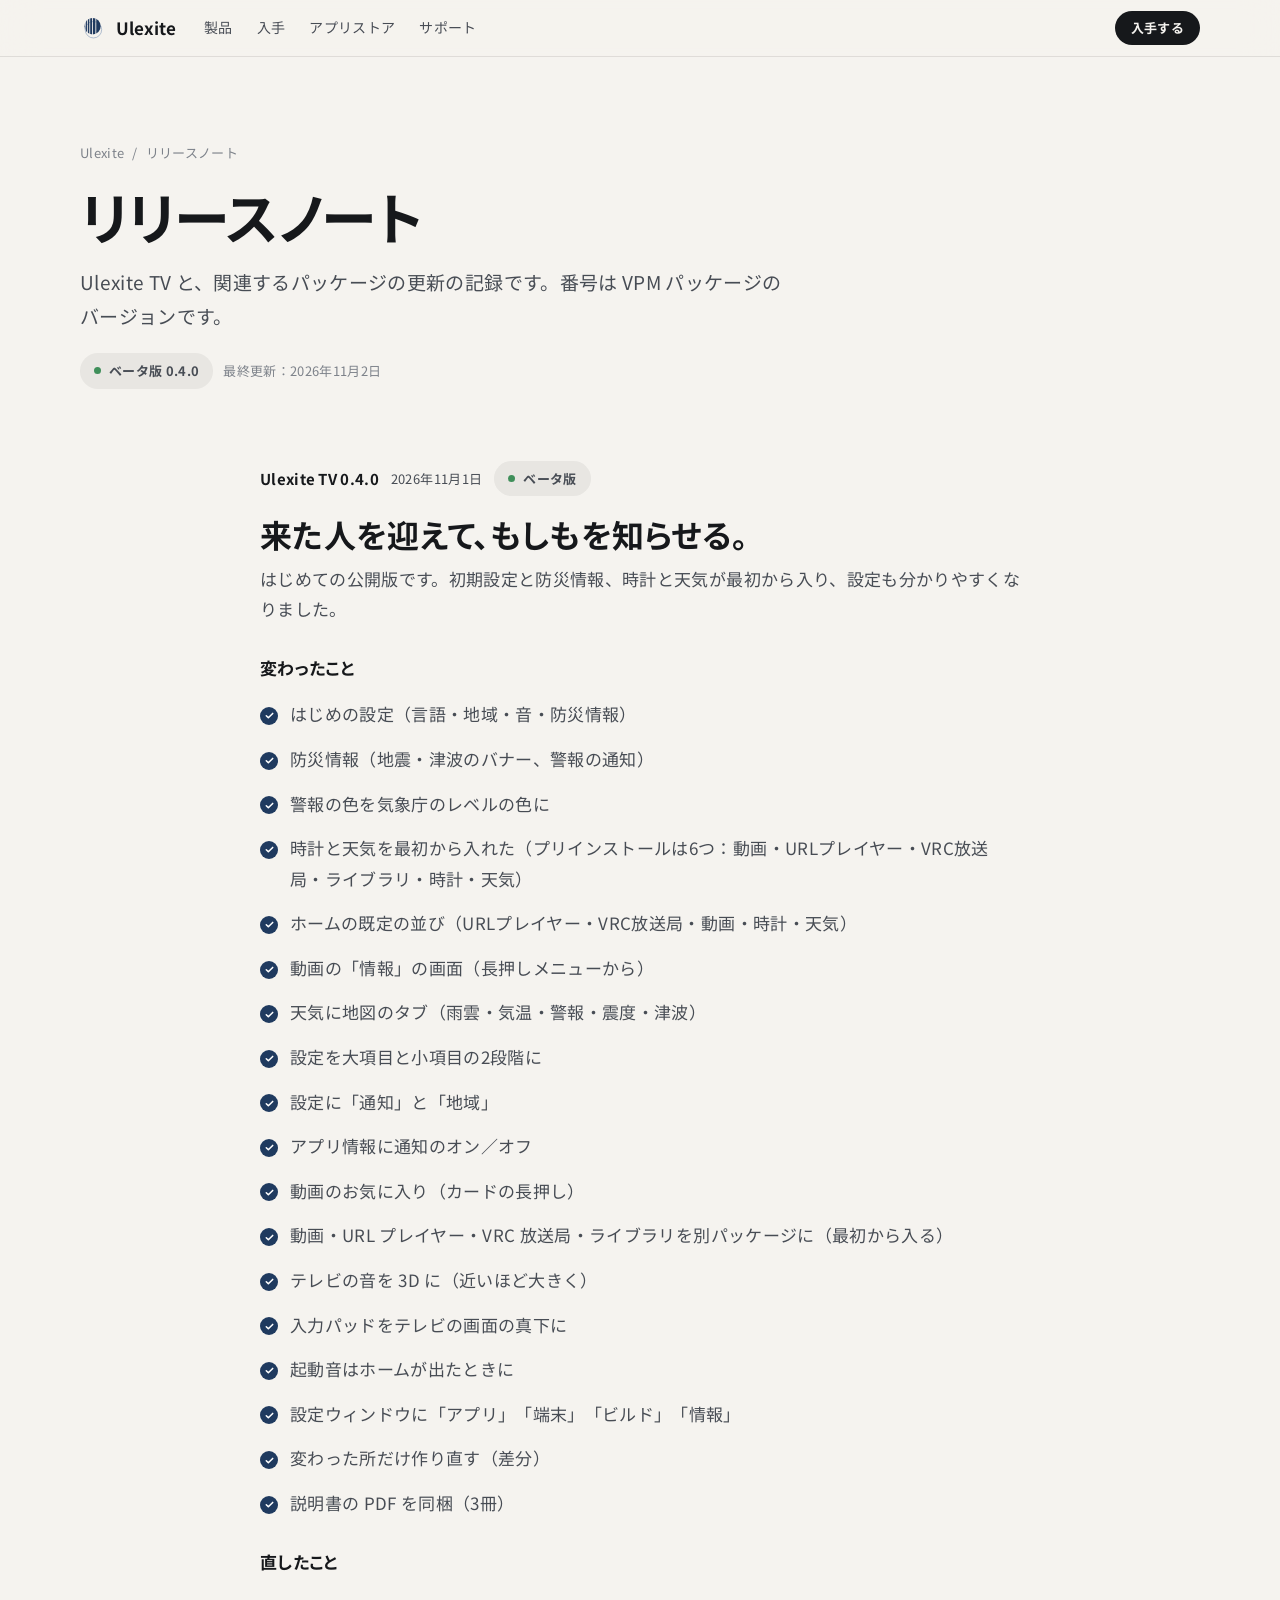
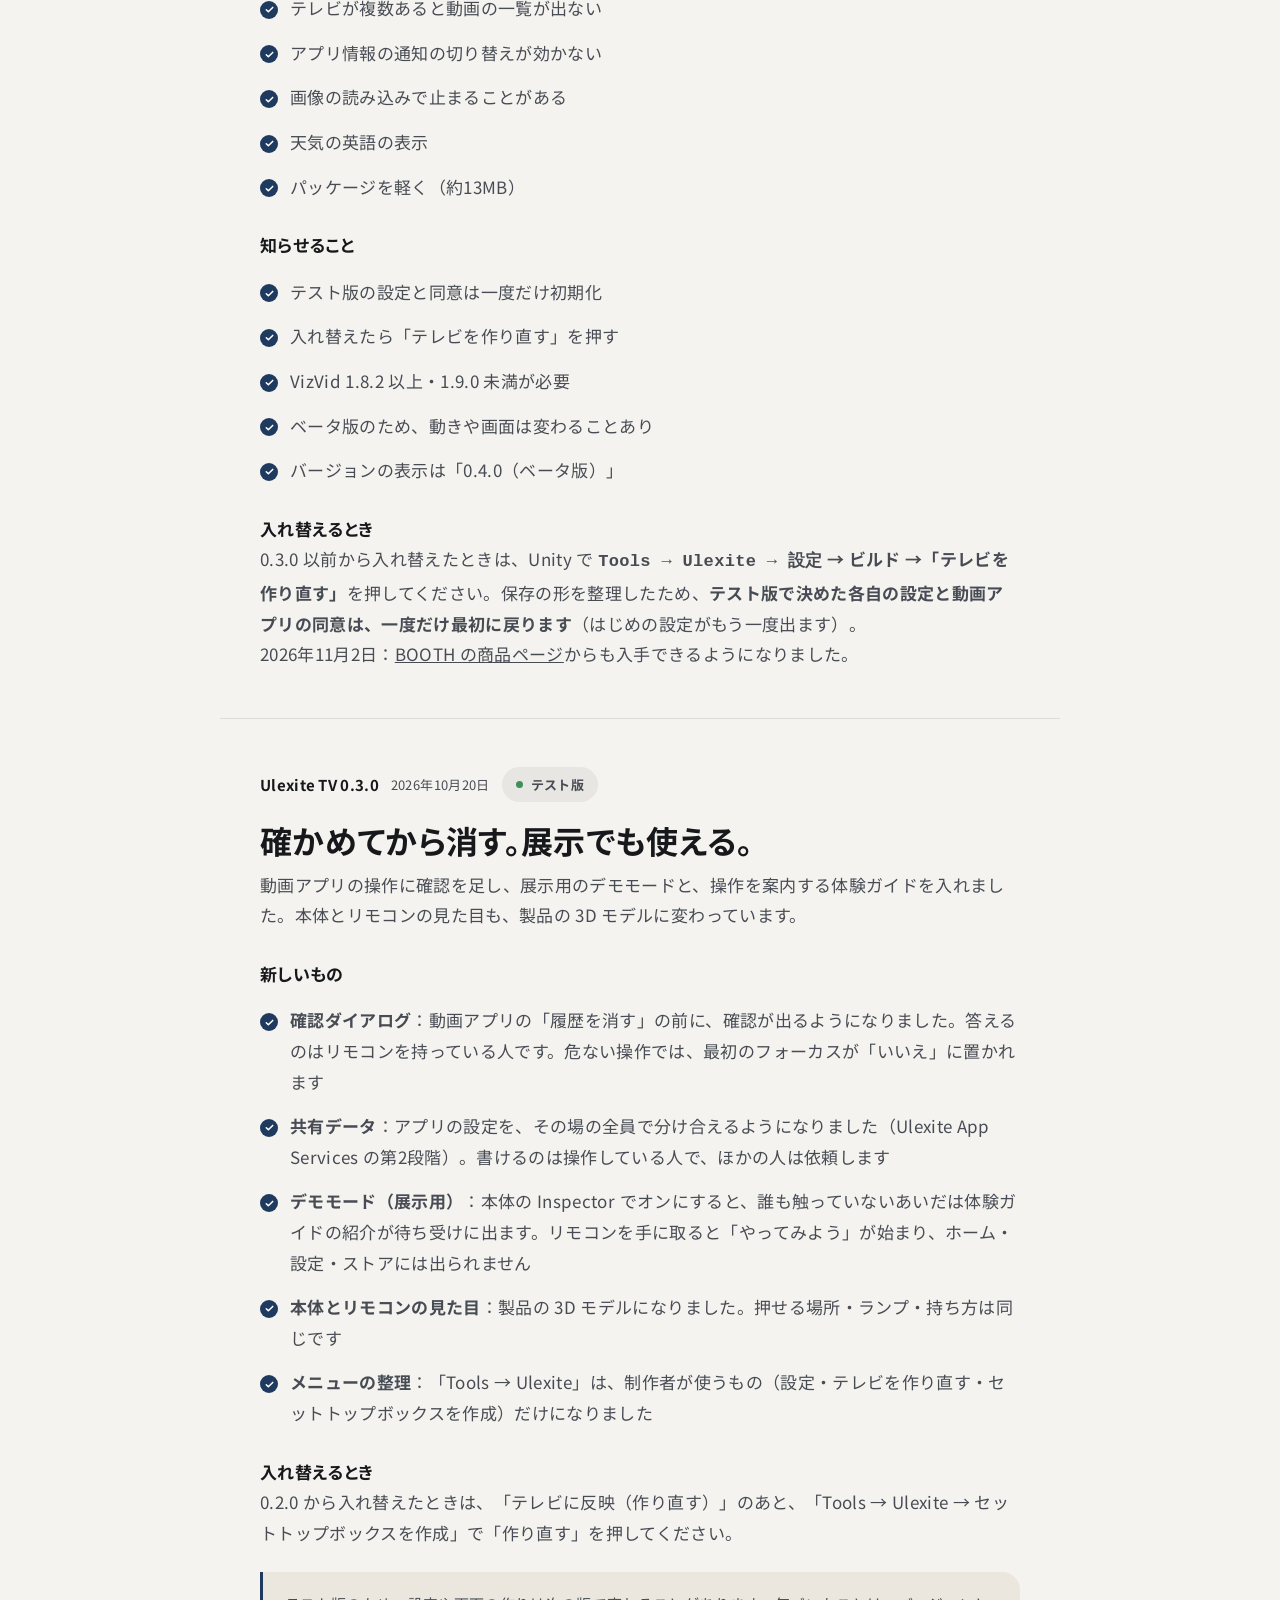
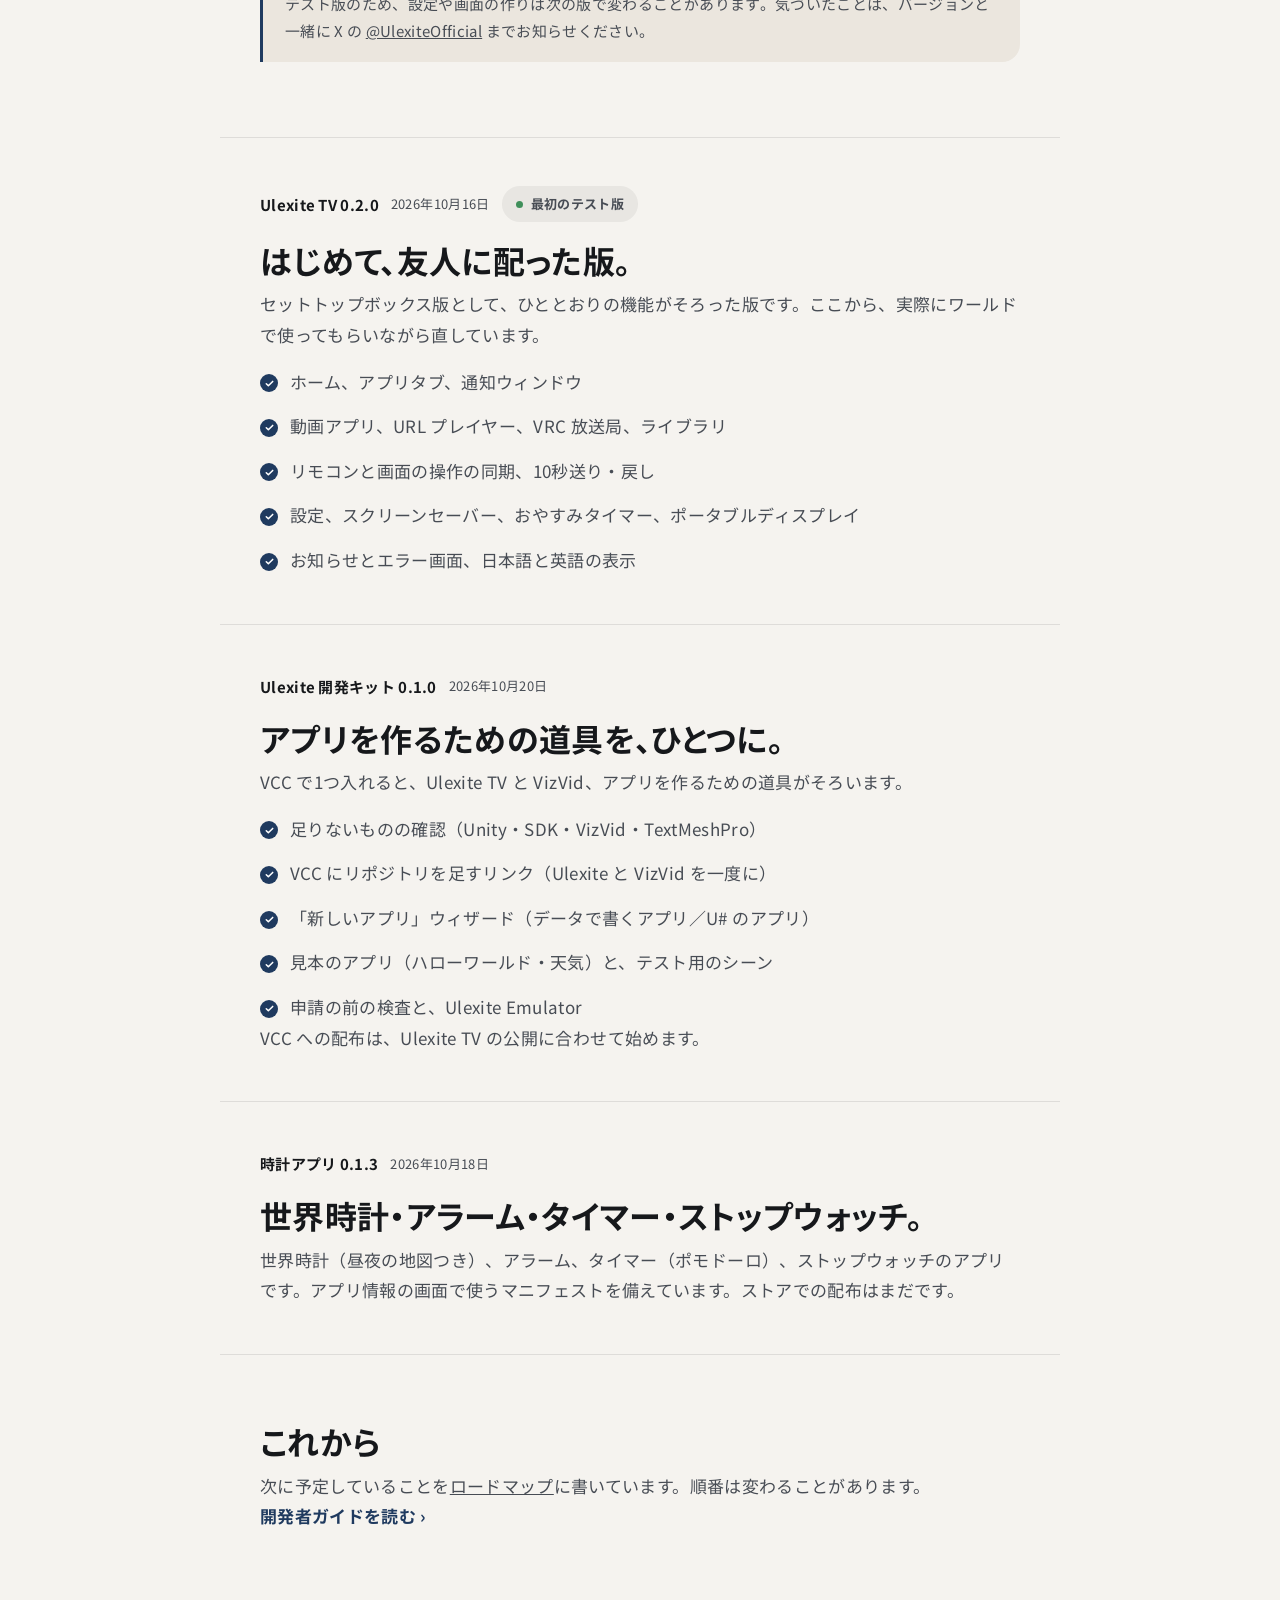
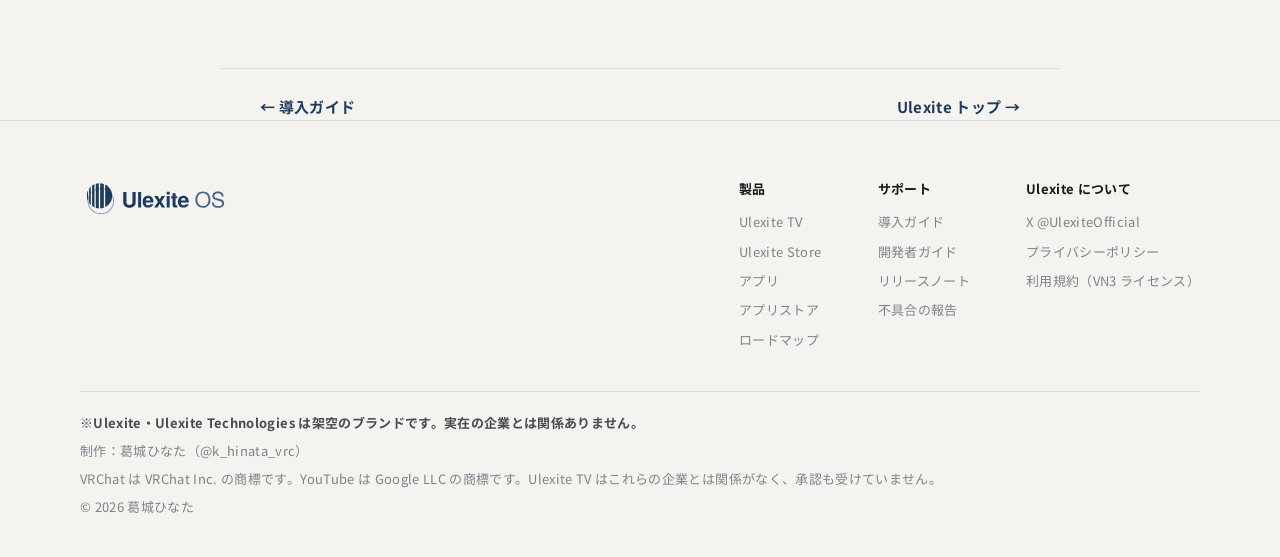
<file: releases/index.html>
<!doctype html>
<html lang="ja">
<head>
  <meta charset="utf-8">
  <meta name="viewport" content="width=device-width, initial-scale=1">
  <title>リリースノート — Ulexite</title>
  <meta name="description" content="Ulexite TV と関連パッケージの更新の記録。0.3.0（確認ダイアログ・共有データ・デモモード）、0.2.0（最初のテスト版）、開発キット、時計アプリ。">
  <meta name="theme-color" content="#f5f3ef">
  <link rel="icon" href="../assets/img/logo/ulexite-icon-light.svg" type="image/svg+xml">
  <meta property="og:title" content="リリースノート — Ulexite">
  <meta property="og:description" content="Ulexite TV と関連パッケージの更新の記録。">
  <meta property="og:type" content="article">
  <link rel="preload" href="../assets/fonts/noto-sans-jp-400-base.woff2" as="font" type="font/woff2" crossorigin>
  <link rel="stylesheet" href="../assets/css/fonts.css?v=20261102a">
  <link rel="stylesheet" href="../assets/css/site.css?v=20261102a">
  <link rel="canonical" href="https://thesilver0913.github.io/ulexite/releases/">
  <meta property="og:site_name" content="Ulexite">
  <meta property="og:url" content="https://thesilver0913.github.io/ulexite/releases/">
  <meta property="og:image" content="https://thesilver0913.github.io/ulexite/assets/img/og.png">
  <meta property="og:image:width" content="1200">
  <meta property="og:image:height" content="630">
  <meta name="twitter:card" content="summary_large_image">
</head>
<body>

<header class="nav" id="nav">
  <div class="wrap nav__inner">
    <a class="nav__brand" href="../index.html" aria-label="Ulexite ホーム">
      <img src="../assets/img/logo/ulexite-icon-light.svg" alt="">
      <span>Ulexite</span>
    </a>
    <ul class="nav__links" id="nav-links">
      <li><a href="../#tv">製品</a></li>
      <li><a href="../#get">入手</a></li>
      <li><a href="../apps/index.html">アプリストア</a></li>
      <li><a href="../guide/index.html">サポート</a></li>
    </ul>
    <a class="btn btn--primary btn--small nav__cta" href="../index.html#get">入手する</a>
    <button class="nav__menu" id="nav-menu" aria-label="メニュー" aria-expanded="false" aria-controls="nav-links">
      <svg width="22" height="22" viewBox="0 0 24 24" fill="none" stroke="currentColor" stroke-width="2" stroke-linecap="round"><path d="M4 8h16M4 16h16"/></svg>
    </button>
  </div>
</header>

<main>

  <div class="page-head">
    <div class="wrap">
      <nav class="crumbs" aria-label="パンくず">
        <a href="../index.html">Ulexite</a><span aria-hidden="true">/</span><span>リリースノート</span>
      </nav>
      <h1 class="page-title">リリースノート</h1>
      <p class="page-lead">Ulexite TV と、関連するパッケージの更新の記録です。番号は VPM パッケージのバージョンです。</p>
      <p class="page-meta"><span class="badge">ベータ版 0.4.0</span><span>最終更新：2026年11月2日</span></p>
    </div>
  </div>

  <article>

    <section class="release">
      <p class="release__meta"><span class="release__version">Ulexite TV 0.4.0</span><span>2026年11月1日</span><span class="badge">ベータ版</span></p>
      <h2>来た人を迎えて、もしもを知らせる。</h2>
      <p>はじめての公開版です。初期設定と防災情報、時計と天気が最初から入り、設定も分かりやすくなりました。</p>

      <h3>変わったこと</h3>
      <ul class="checks">
        <li>はじめの設定（言語・地域・音・防災情報）</li>
        <li>防災情報（地震・津波のバナー、警報の通知）</li>
        <li>警報の色を気象庁のレベルの色に</li>
        <li>時計と天気を最初から入れた（プリインストールは6つ：動画・URLプレイヤー・VRC放送局・ライブラリ・時計・天気）</li>
        <li>ホームの既定の並び（URLプレイヤー・VRC放送局・動画・時計・天気）</li>
        <li>動画の「情報」の画面（長押しメニューから）</li>
        <li>天気に地図のタブ（雨雲・気温・警報・震度・津波）</li>
        <li>設定を大項目と小項目の2段階に</li>
        <li>設定に「通知」と「地域」</li>
        <li>アプリ情報に通知のオン／オフ</li>
        <li>動画のお気に入り（カードの長押し）</li>
        <li>動画・URL プレイヤー・VRC 放送局・ライブラリを別パッケージに（最初から入る）</li>
        <li>テレビの音を 3D に（近いほど大きく）</li>
        <li>入力パッドをテレビの画面の真下に</li>
        <li>起動音はホームが出たときに</li>
        <li>設定ウィンドウに「アプリ」「端末」「ビルド」「情報」</li>
        <li>変わった所だけ作り直す（差分）</li>
        <li>説明書の PDF を同梱（3冊）</li>
      </ul>

      <h3>直したこと</h3>
      <ul class="checks">
        <li>テレビが複数あると動画の一覧が出ない</li>
        <li>アプリ情報の通知の切り替えが効かない</li>
        <li>画像の読み込みで止まることがある</li>
        <li>天気の英語の表示</li>
        <li>パッケージを軽く（約13MB）</li>
      </ul>

      <h3>知らせること</h3>
      <ul class="checks">
        <li>テスト版の設定と同意は一度だけ初期化</li>
        <li>入れ替えたら「テレビを作り直す」を押す</li>
        <li>VizVid 1.8.2 以上・1.9.0 未満が必要</li>
        <li>ベータ版のため、動きや画面は変わることあり</li>
        <li>バージョンの表示は「0.4.0（ベータ版）」</li>
      </ul>

      <h3>入れ替えるとき</h3>
      <p>0.3.0 以前から入れ替えたときは、Unity で <strong><code>Tools → Ulexite → 設定</code> → ビルド →「テレビを作り直す」</strong>を押してください。保存の形を整理したため、<strong>テスト版で決めた各自の設定と動画アプリの同意は、一度だけ最初に戻ります</strong>（はじめの設定がもう一度出ます）。</p>
      <p class="muted">2026年11月2日：<a href="https://ulexite.booth.pm/items/9027626" rel="noopener">BOOTH の商品ページ</a>からも入手できるようになりました。</p>
    </section>

    <section class="release">
      <p class="release__meta"><span class="release__version">Ulexite TV 0.3.0</span><span>2026年10月20日</span><span class="badge">テスト版</span></p>
      <h2>確かめてから消す。展示でも使える。</h2>
      <p>動画アプリの操作に確認を足し、展示用のデモモードと、操作を案内する体験ガイドを入れました。本体とリモコンの見た目も、製品の 3D モデルに変わっています。</p>

      <h3>新しいもの</h3>
      <ul class="checks">
        <li><strong>確認ダイアログ</strong>：動画アプリの「履歴を消す」の前に、確認が出るようになりました。答えるのはリモコンを持っている人です。危ない操作では、最初のフォーカスが「いいえ」に置かれます</li>
        <li><strong>共有データ</strong>：アプリの設定を、その場の全員で分け合えるようになりました（Ulexite App Services の第2段階）。書けるのは操作している人で、ほかの人は依頼します</li>
        <li><strong>デモモード（展示用）</strong>：本体の Inspector でオンにすると、誰も触っていないあいだは体験ガイドの紹介が待ち受けに出ます。リモコンを手に取ると「やってみよう」が始まり、ホーム・設定・ストアには出られません</li>
        <li><strong>本体とリモコンの見た目</strong>：製品の 3D モデルになりました。押せる場所・ランプ・持ち方は同じです</li>
        <li><strong>メニューの整理</strong>：「Tools → Ulexite」は、制作者が使うもの（設定・テレビを作り直す・セットトップボックスを作成）だけになりました</li>
      </ul>

      <h3>入れ替えるとき</h3>
      <p>0.2.0 から入れ替えたときは、「テレビに反映（作り直す）」のあと、「Tools → Ulexite → セットトップボックスを作成」で「作り直す」を押してください。</p>

      <div class="note">
        <p>テスト版のため、設定や画面の作りは次の版で変わることがあります。気づいたことは、バージョンと一緒に X の <a href="https://x.com/UlexiteOfficial" rel="noopener">@UlexiteOfficial</a> までお知らせください。</p>
      </div>
    </section>

    <section class="release">
      <p class="release__meta"><span class="release__version">Ulexite TV 0.2.0</span><span>2026年10月16日</span><span class="badge">最初のテスト版</span></p>
      <h2>はじめて、友人に配った版。</h2>
      <p>セットトップボックス版として、ひととおりの機能がそろった版です。ここから、実際にワールドで使ってもらいながら直しています。</p>
      <ul class="checks">
        <li>ホーム、アプリタブ、通知ウィンドウ</li>
        <li>動画アプリ、URL プレイヤー、VRC 放送局、ライブラリ</li>
        <li>リモコンと画面の操作の同期、10秒送り・戻し</li>
        <li>設定、スクリーンセーバー、おやすみタイマー、ポータブルディスプレイ</li>
        <li>お知らせとエラー画面、日本語と英語の表示</li>
      </ul>
    </section>

    <section class="release">
      <p class="release__meta"><span class="release__version">Ulexite 開発キット 0.1.0</span><span>2026年10月20日</span></p>
      <h2>アプリを作るための道具を、ひとつに。</h2>
      <p>VCC で1つ入れると、Ulexite TV と VizVid、アプリを作るための道具がそろいます。</p>
      <ul class="checks">
        <li>足りないものの確認（Unity・SDK・VizVid・TextMeshPro）</li>
        <li>VCC にリポジトリを足すリンク（Ulexite と VizVid を一度に）</li>
        <li>「新しいアプリ」ウィザード（データで書くアプリ／U# のアプリ）</li>
        <li>見本のアプリ（ハローワールド・天気）と、テスト用のシーン</li>
        <li>申請の前の検査と、Ulexite Emulator</li>
      </ul>
      <p>VCC への配布は、Ulexite TV の公開に合わせて始めます。</p>
    </section>

    <section class="release">
      <p class="release__meta"><span class="release__version">時計アプリ 0.1.3</span><span>2026年10月18日</span></p>
      <h2>世界時計・アラーム・タイマー・ストップウォッチ。</h2>
      <p>世界時計（昼夜の地図つき）、アラーム、タイマー（ポモドーロ）、ストップウォッチのアプリです。アプリ情報の画面で使うマニフェストを備えています。ストアでの配布はまだです。</p>
    </section>

    <section class="release">
      <h2>これから</h2>
      <p>次に予定していることを<a href="../index.html#roadmap">ロードマップ</a>に書いています。順番は変わることがあります。</p>
      <p><a class="link-arrow" href="../developers/index.html">開発者ガイドを読む</a></p>
    </section>

    <nav class="pager" aria-label="ページの移動">
      <a href="../guide/index.html">← 導入ガイド</a>
      <a href="../index.html">Ulexite トップ →</a>
    </nav>

  </article>

</main>

<footer class="footer">
  <div class="wrap">
    <div class="footer__top">
      <div class="footer__brand"><img src="../assets/img/logo/ulexite-os-lockup-light.svg" alt="Ulexite OS"></div>
      <div class="footer__cols">
        <div>
          <h4>製品</h4>
          <ul>
            <li><a href="../index.html#tv">Ulexite TV</a></li>
            <li><a href="../index.html#store">Ulexite Store</a></li>
            <li><a href="../index.html#apps">アプリ</a></li>
            <li><a href="../apps/index.html">アプリストア</a></li>
            <li><a href="../index.html#roadmap">ロードマップ</a></li>
          </ul>
        </div>
        <div>
          <h4>サポート</h4>
          <ul>
            <li><a href="../guide/index.html">導入ガイド</a></li>
            <li><a href="../developers/index.html">開発者ガイド</a></li>
            <li><a href="index.html">リリースノート</a></li>
            <li><a href="../contact/index.html">不具合の報告</a></li>
          </ul>
        </div>
        <div>
          <h4>Ulexite について</h4>
          <ul>
            <li><a href="https://x.com/UlexiteOfficial" rel="noopener">X @UlexiteOfficial</a></li>
            <li><a href="https://thesilver0913.github.io/ulexite-catalog/privacy.html">プライバシーポリシー</a></li>
            <li><a href="https://thesilver0913.github.io/ulexite-catalog/license.html">利用規約（VN3 ライセンス）</a></li>
          </ul>
        </div>
      </div>
    </div>
    <div class="footer__legal">
      <p class="footer__fiction">※Ulexite・Ulexite Technologies は架空のブランドです。実在の企業とは関係ありません。</p>
      <p>制作：葛城ひなた（<a href="https://x.com/k_hinata_vrc" rel="noopener">@k_hinata_vrc</a>）</p>
      <p>VRChat は VRChat Inc. の商標です。YouTube は Google LLC の商標です。Ulexite TV はこれらの企業とは関係がなく、承認も受けていません。</p>
      <p>© 2026 葛城ひなた</p>
    </div>
  </div>
</footer>

<script>
  (function () {
    var nav = document.getElementById('nav');
    var btn = document.getElementById('nav-menu');
    btn.addEventListener('click', function () {
      var open = nav.getAttribute('data-open') === 'true';
      nav.setAttribute('data-open', String(!open));
      btn.setAttribute('aria-expanded', String(!open));
    });
    document.querySelectorAll('#nav-links a').forEach(function (a) {
      a.addEventListener('click', function () { nav.setAttribute('data-open', 'false'); btn.setAttribute('aria-expanded', 'false'); });
    });
  })();
</script>
  <script src="../assets/js/nav.js?v=20261102a" defer></script>
</body>
</html>
</file>
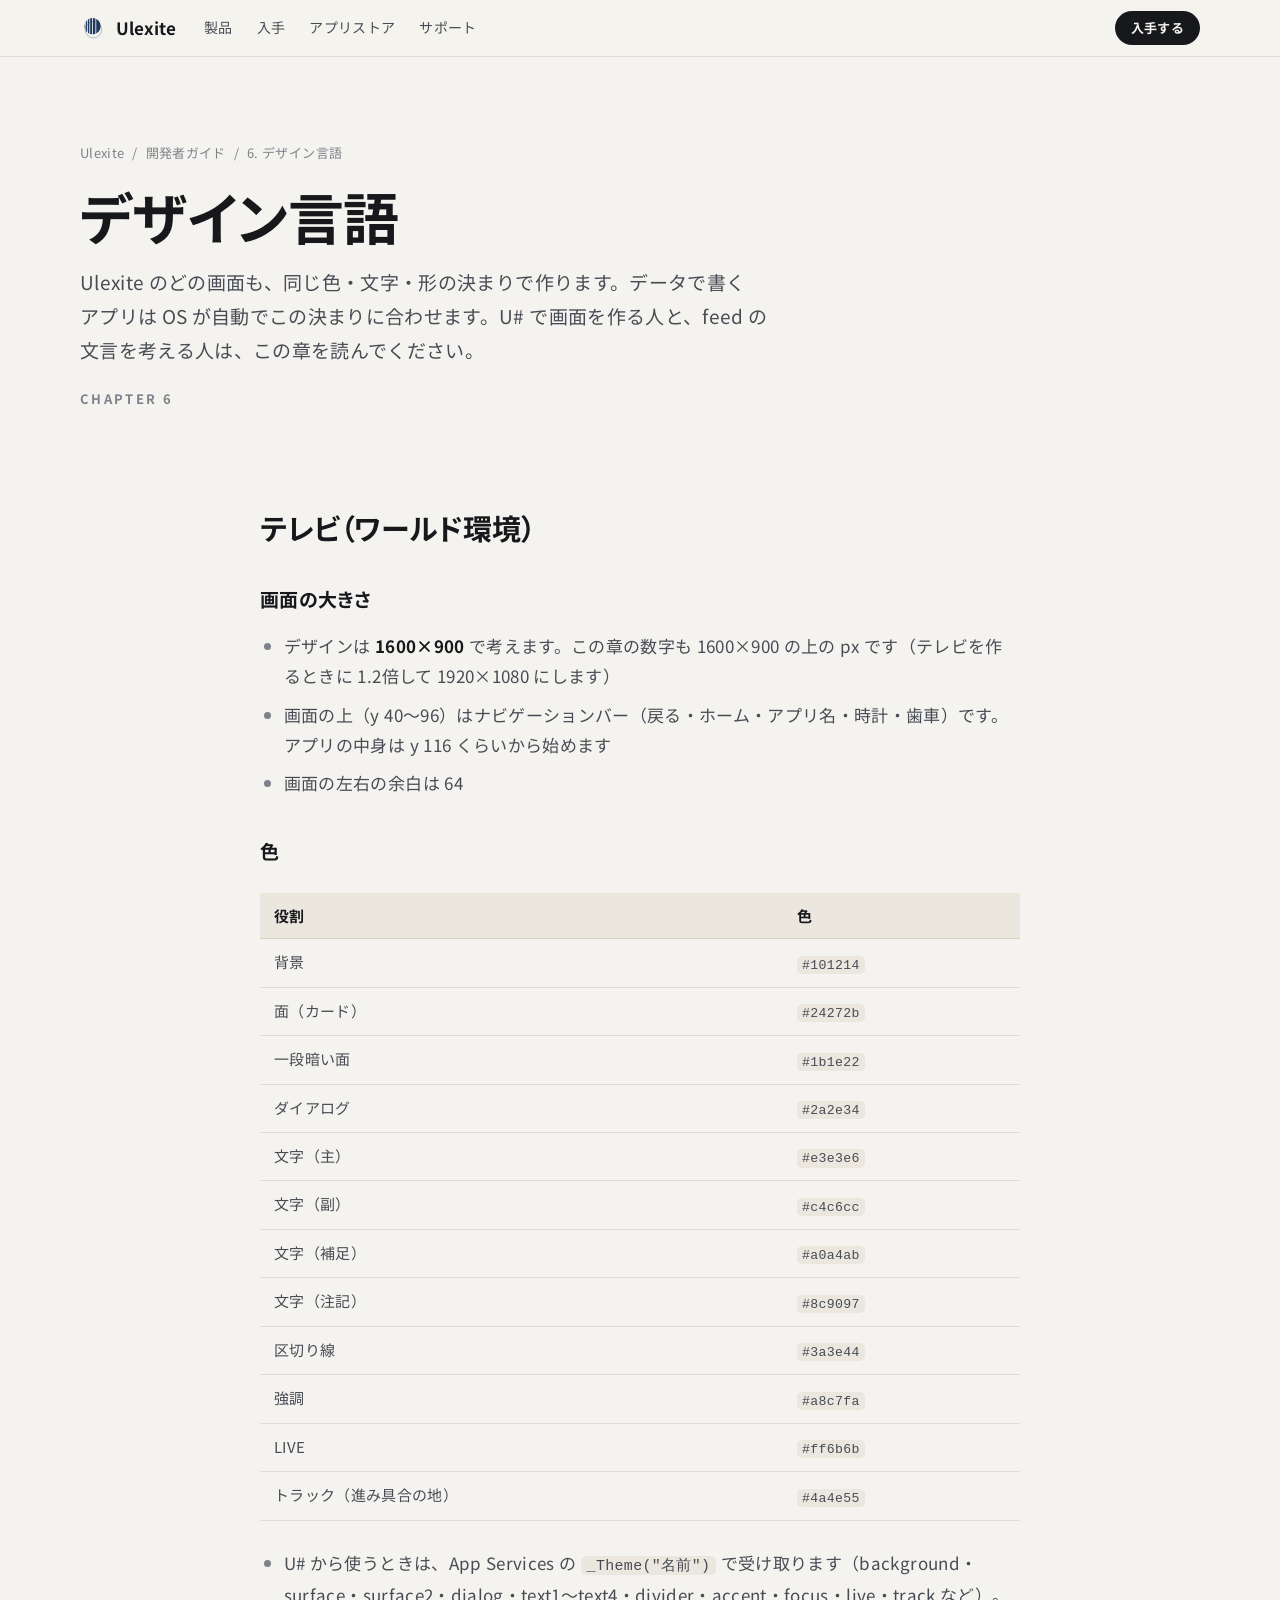
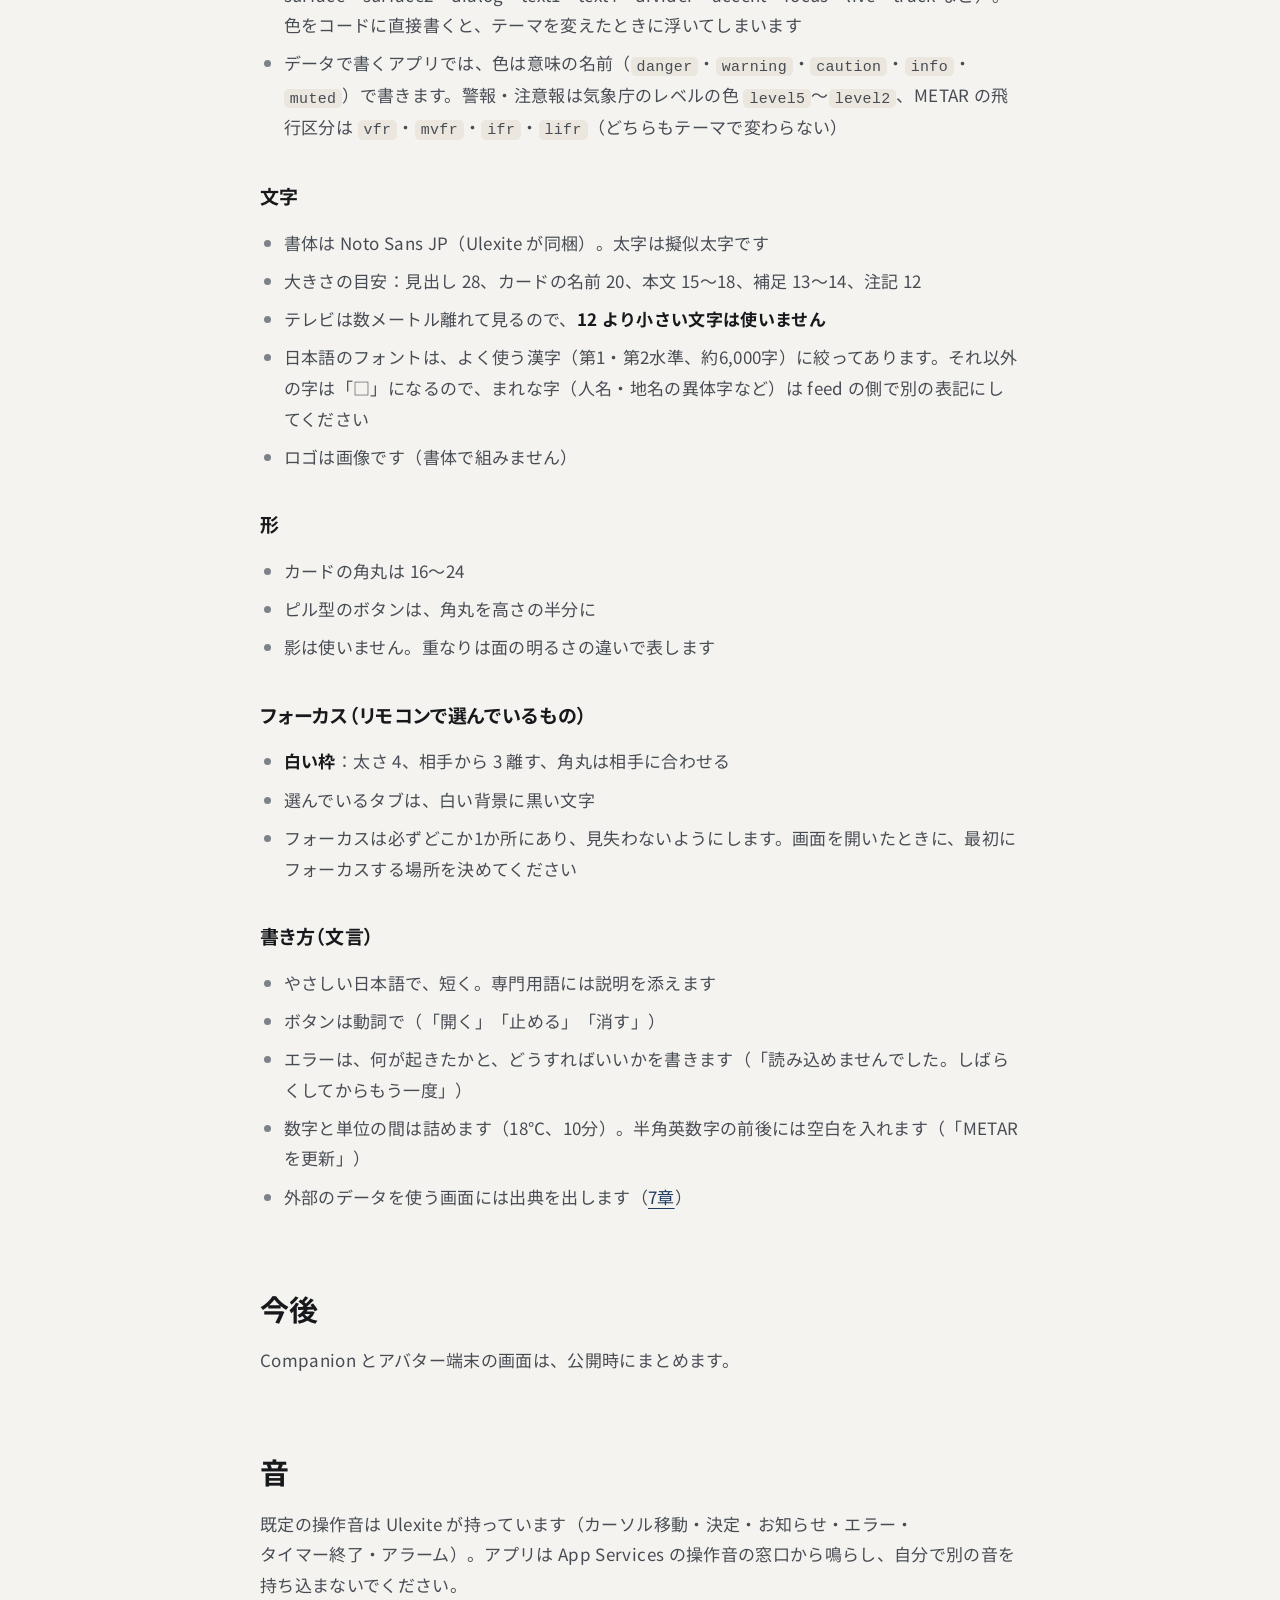
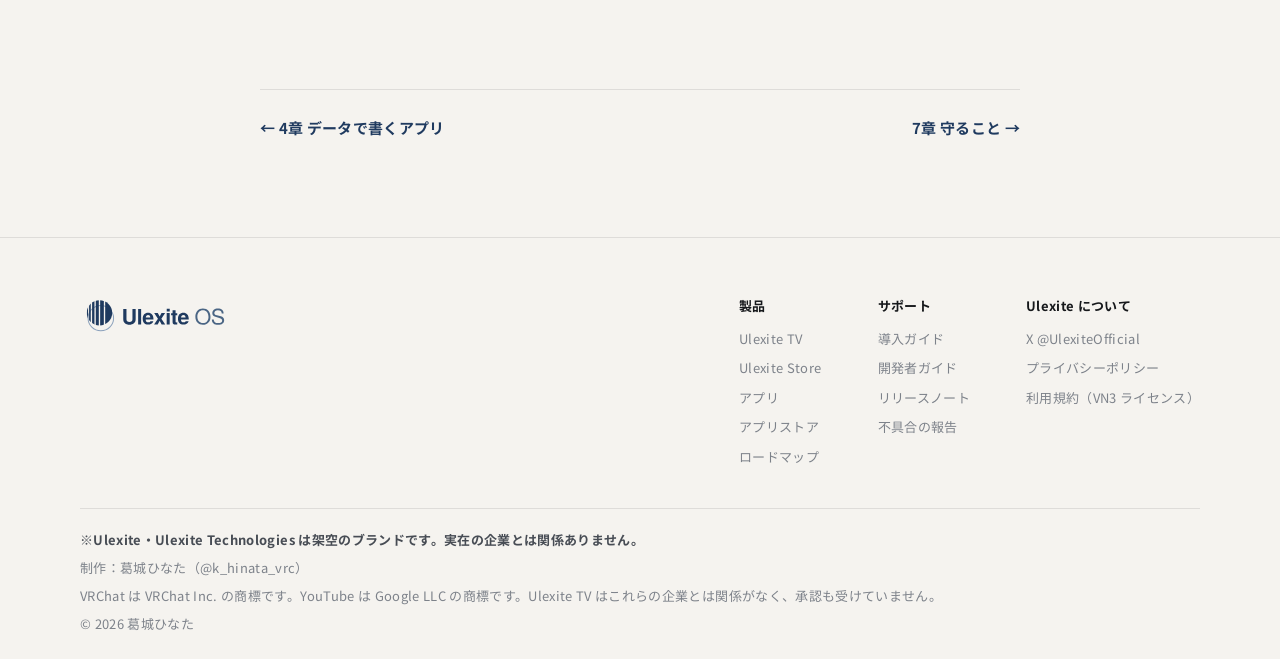
<file: developers/design.html>
<!doctype html>
<html lang="ja">
<head>
  <meta charset="utf-8">
  <meta name="viewport" content="width=device-width, initial-scale=1">
  <title>デザイン言語 — Ulexite 開発者ガイド</title>
  <meta name="description" content="Ulexite の画面の決まり。色、文字、形、フォーカス、文言の書き方。">
  <meta name="theme-color" content="#f5f3ef">
  <link rel="icon" href="../assets/img/logo/ulexite-icon-light.svg" type="image/svg+xml">
  <meta property="og:title" content="デザイン言語 — Ulexite 開発者ガイド">
  <meta property="og:description" content="Ulexite の画面の決まり。色、文字、形、フォーカス、文言。">
  <meta property="og:type" content="article">
  <link rel="preload" href="../assets/fonts/noto-sans-jp-400-base.woff2" as="font" type="font/woff2" crossorigin>
  <link rel="stylesheet" href="../assets/css/fonts.css?v=20261102a">
  <link rel="stylesheet" href="../assets/css/site.css?v=20261102a">
  <link rel="canonical" href="https://thesilver0913.github.io/ulexite/developers/design.html">
  <meta property="og:site_name" content="Ulexite">
  <meta property="og:url" content="https://thesilver0913.github.io/ulexite/developers/design.html">
  <meta property="og:image" content="https://thesilver0913.github.io/ulexite/assets/img/og.png">
  <meta property="og:image:width" content="1200">
  <meta property="og:image:height" content="630">
  <meta name="twitter:card" content="summary_large_image">
</head>
<body>

<header class="nav" id="nav">
  <div class="wrap nav__inner">
    <a class="nav__brand" href="../index.html" aria-label="Ulexite ホーム">
      <img src="../assets/img/logo/ulexite-icon-light.svg" alt="">
      <span>Ulexite</span>
    </a>
    <ul class="nav__links" id="nav-links">
      <li><a href="../#tv">製品</a></li>
      <li><a href="../#get">入手</a></li>
      <li><a href="../apps/index.html">アプリストア</a></li>
      <li><a href="../guide/index.html">サポート</a></li>
    </ul>
    <a class="btn btn--primary btn--small nav__cta" href="../index.html#get">入手する</a>
    <button class="nav__menu" id="nav-menu" aria-label="メニュー" aria-expanded="false" aria-controls="nav-links">
      <svg width="22" height="22" viewBox="0 0 24 24" fill="none" stroke="currentColor" stroke-width="2" stroke-linecap="round"><path d="M4 8h16M4 16h16"/></svg>
    </button>
  </div>
</header>

<main>

  <div class="page-head">
    <div class="wrap">
      <nav class="crumbs" aria-label="パンくず">
        <a href="../index.html">Ulexite</a><span aria-hidden="true">/</span><a href="index.html">開発者ガイド</a><span aria-hidden="true">/</span><span>6. デザイン言語</span>
      </nav>
      <h1 class="page-title">デザイン言語</h1>
      <p class="page-lead">Ulexite のどの画面も、同じ色・文字・形の決まりで作ります。データで書くアプリは OS が自動でこの決まりに合わせます。U# で画面を作る人と、feed の文言を考える人は、この章を読んでください。</p>
      <p class="page-meta"><span class="eyebrow">Chapter 6</span></p>
    </div>
  </div>

  <article class="prose">

    <h2>テレビ（ワールド環境）</h2>

    <h3>画面の大きさ</h3>
    <ul>
      <li>デザインは <strong>1600×900</strong> で考えます。この章の数字も 1600×900 の上の px です（テレビを作るときに 1.2倍して 1920×1080 にします）</li>
      <li>画面の上（y 40〜96）はナビゲーションバー（戻る・ホーム・アプリ名・時計・歯車）です。アプリの中身は y 116 くらいから始めます</li>
      <li>画面の左右の余白は 64</li>
    </ul>

    <h3>色</h3>
    <div class="table-wrap">
      <table>
        <thead><tr><th>役割</th><th>色</th></tr></thead>
        <tbody>
          <tr><td>背景</td><td><code>#101214</code></td></tr>
          <tr><td>面（カード）</td><td><code>#24272b</code></td></tr>
          <tr><td>一段暗い面</td><td><code>#1b1e22</code></td></tr>
          <tr><td>ダイアログ</td><td><code>#2a2e34</code></td></tr>
          <tr><td>文字（主）</td><td><code>#e3e3e6</code></td></tr>
          <tr><td>文字（副）</td><td><code>#c4c6cc</code></td></tr>
          <tr><td>文字（補足）</td><td><code>#a0a4ab</code></td></tr>
          <tr><td>文字（注記）</td><td><code>#8c9097</code></td></tr>
          <tr><td>区切り線</td><td><code>#3a3e44</code></td></tr>
          <tr><td>強調</td><td><code>#a8c7fa</code></td></tr>
          <tr><td>LIVE</td><td><code>#ff6b6b</code></td></tr>
          <tr><td>トラック（進み具合の地）</td><td><code>#4a4e55</code></td></tr>
        </tbody>
      </table>
    </div>
    <ul>
      <li>U# から使うときは、App Services の <code>_Theme("名前")</code> で受け取ります（background・surface・surface2・dialog・text1〜text4・divider・accent・focus・live・track など）。色をコードに直接書くと、テーマを変えたときに浮いてしまいます</li>
      <li>データで書くアプリでは、色は意味の名前（<code>danger</code>・<code>warning</code>・<code>caution</code>・<code>info</code>・<code>muted</code>）で書きます。警報・注意報は気象庁のレベルの色 <code>level5</code>〜<code>level2</code>、METAR の飛行区分は <code>vfr</code>・<code>mvfr</code>・<code>ifr</code>・<code>lifr</code>（どちらもテーマで変わらない）</li>
    </ul>

    <h3>文字</h3>
    <ul>
      <li>書体は Noto Sans JP（Ulexite が同梱）。太字は擬似太字です</li>
      <li>大きさの目安：見出し 28、カードの名前 20、本文 15〜18、補足 13〜14、注記 12</li>
      <li>テレビは数メートル離れて見るので、<strong>12 より小さい文字は使いません</strong></li>
      <li>日本語のフォントは、よく使う漢字（第1・第2水準、約6,000字）に絞ってあります。それ以外の字は「□」になるので、まれな字（人名・地名の異体字など）は feed の側で別の表記にしてください</li>
      <li>ロゴは画像です（書体で組みません）</li>
    </ul>

    <h3>形</h3>
    <ul>
      <li>カードの角丸は 16〜24</li>
      <li>ピル型のボタンは、角丸を高さの半分に</li>
      <li>影は使いません。重なりは面の明るさの違いで表します</li>
    </ul>

    <h3>フォーカス（リモコンで選んでいるもの）</h3>
    <ul>
      <li><strong>白い枠</strong>：太さ 4、相手から 3 離す、角丸は相手に合わせる</li>
      <li>選んでいるタブは、白い背景に黒い文字</li>
      <li>フォーカスは必ずどこか1か所にあり、見失わないようにします。画面を開いたときに、最初にフォーカスする場所を決めてください</li>
    </ul>

    <h3>書き方（文言）</h3>
    <ul>
      <li>やさしい日本語で、短く。専門用語には説明を添えます</li>
      <li>ボタンは動詞で（「開く」「止める」「消す」）</li>
      <li>エラーは、何が起きたかと、どうすればいいかを書きます（「読み込めませんでした。しばらくしてからもう一度」）</li>
      <li>数字と単位の間は詰めます（18℃、10分）。半角英数字の前後には空白を入れます（「METAR を更新」）</li>
      <li>外部のデータを使う画面には出典を出します（<a href="rules.html">7章</a>）</li>
    </ul>

    <h2>今後</h2>
    <p>Companion とアバター端末の画面は、公開時にまとめます。</p>

    <h2>音</h2>
    <p>既定の操作音は Ulexite が持っています（カーソル移動・決定・お知らせ・エラー・タイマー終了・アラーム）。アプリは App Services の操作音の窓口から鳴らし、自分で別の音を持ち込まないでください。</p>

    <nav class="pager" aria-label="ページの移動">
      <a href="declarative.html">← 4章 データで書くアプリ</a>
      <a href="rules.html">7章 守ること →</a>
    </nav>

  </article>

</main>

<footer class="footer">
  <div class="wrap">
    <div class="footer__top">
      <div class="footer__brand"><img src="../assets/img/logo/ulexite-os-lockup-light.svg" alt="Ulexite OS"></div>
      <div class="footer__cols">
        <div>
          <h4>製品</h4>
          <ul>
            <li><a href="../index.html#tv">Ulexite TV</a></li>
            <li><a href="../index.html#store">Ulexite Store</a></li>
            <li><a href="../index.html#apps">アプリ</a></li>
            <li><a href="../apps/index.html">アプリストア</a></li>
            <li><a href="../index.html#roadmap">ロードマップ</a></li>
          </ul>
        </div>
        <div>
          <h4>サポート</h4>
          <ul>
            <li><a href="../guide/index.html">導入ガイド</a></li>
            <li><a href="index.html">開発者ガイド</a></li>
            <li><a href="../releases/index.html">リリースノート</a></li>
            <li><a href="../contact/index.html">不具合の報告</a></li>
          </ul>
        </div>
        <div>
          <h4>Ulexite について</h4>
          <ul>
            <li><a href="https://x.com/UlexiteOfficial" rel="noopener">X @UlexiteOfficial</a></li>
            <li><a href="https://thesilver0913.github.io/ulexite-catalog/privacy.html">プライバシーポリシー</a></li>
            <li><a href="https://thesilver0913.github.io/ulexite-catalog/license.html">利用規約（VN3 ライセンス）</a></li>
          </ul>
        </div>
      </div>
    </div>
    <div class="footer__legal">
      <p class="footer__fiction">※Ulexite・Ulexite Technologies は架空のブランドです。実在の企業とは関係ありません。</p>
      <p>制作：葛城ひなた（<a href="https://x.com/k_hinata_vrc" rel="noopener">@k_hinata_vrc</a>）</p>
      <p>VRChat は VRChat Inc. の商標です。YouTube は Google LLC の商標です。Ulexite TV はこれらの企業とは関係がなく、承認も受けていません。</p>
      <p>© 2026 葛城ひなた</p>
    </div>
  </div>
</footer>

<script>
  (function () {
    var nav = document.getElementById('nav');
    var btn = document.getElementById('nav-menu');
    btn.addEventListener('click', function () {
      var open = nav.getAttribute('data-open') === 'true';
      nav.setAttribute('data-open', String(!open));
      btn.setAttribute('aria-expanded', String(!open));
    });
    document.querySelectorAll('#nav-links a').forEach(function (a) {
      a.addEventListener('click', function () { nav.setAttribute('data-open', 'false'); btn.setAttribute('aria-expanded', 'false'); });
    });
  })();
</script>
  <script src="../assets/js/nav.js?v=20261102a" defer></script>
</body>
</html>
</file>
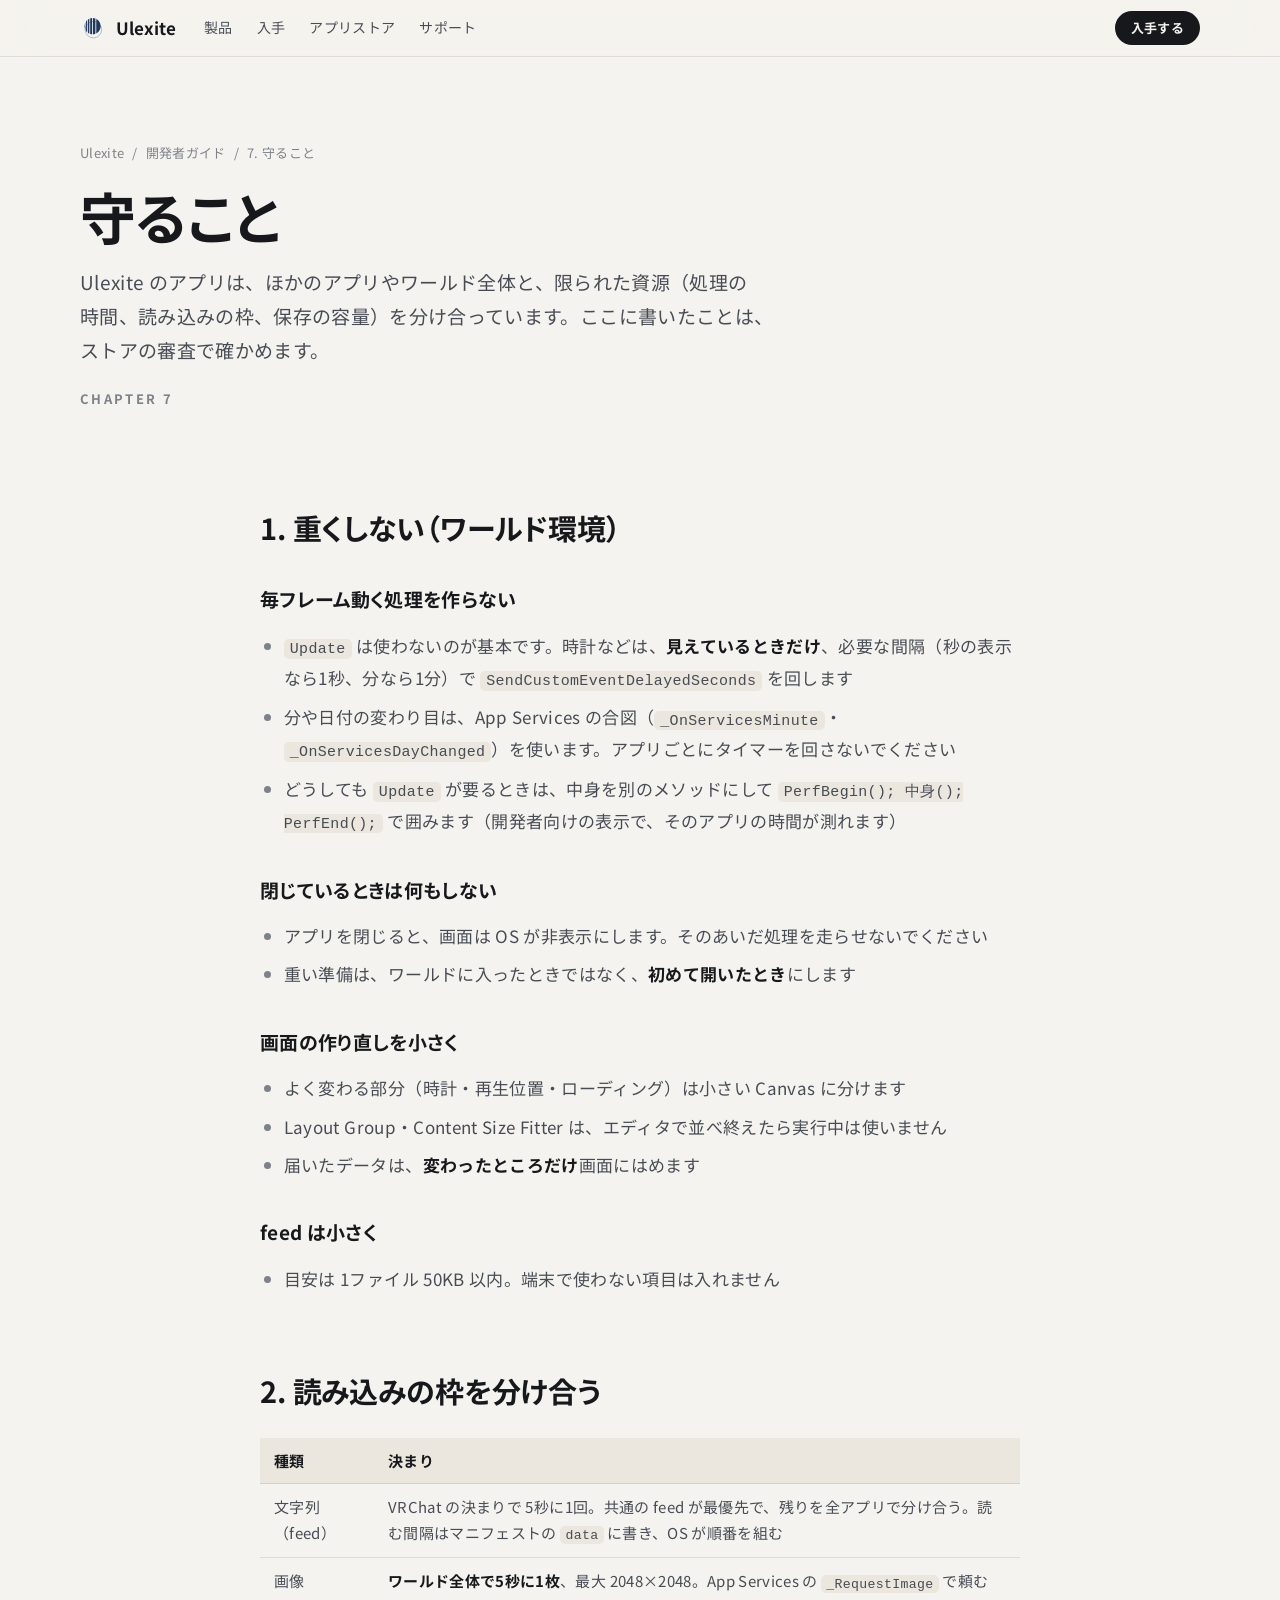
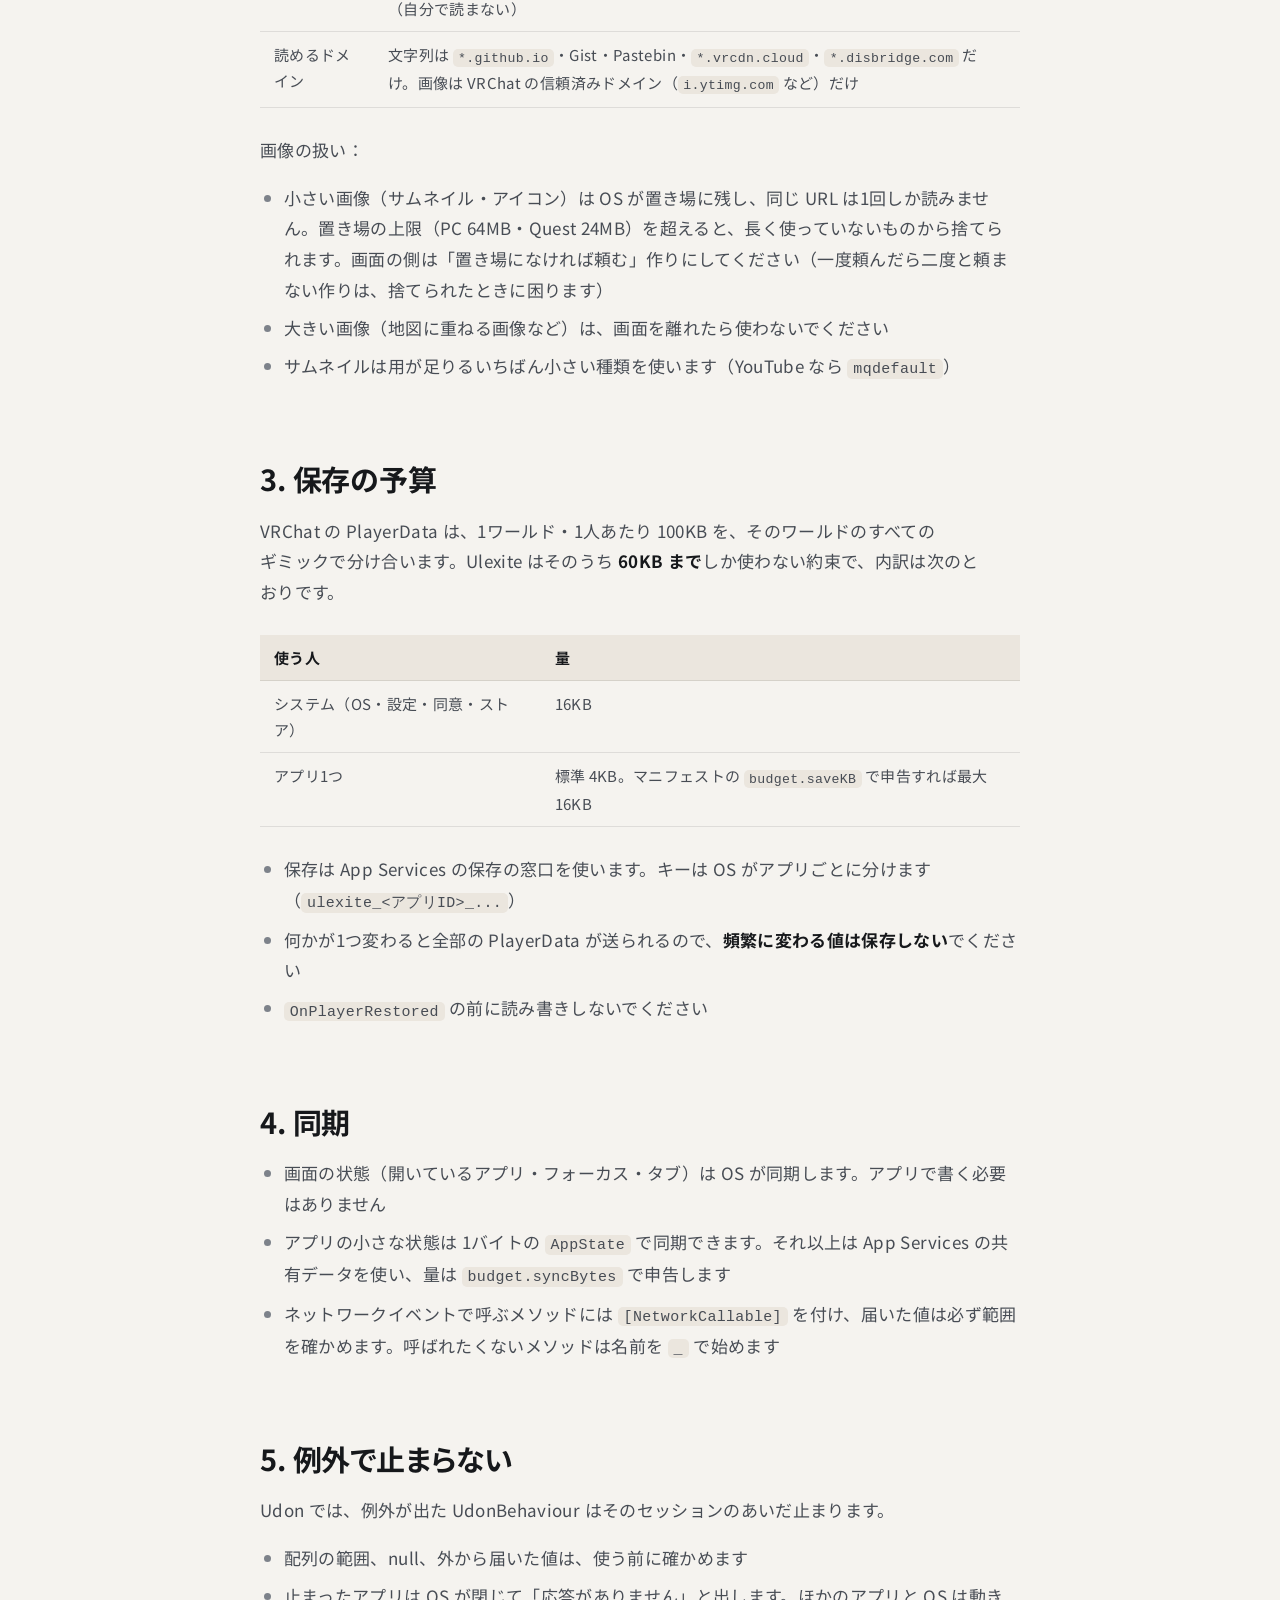
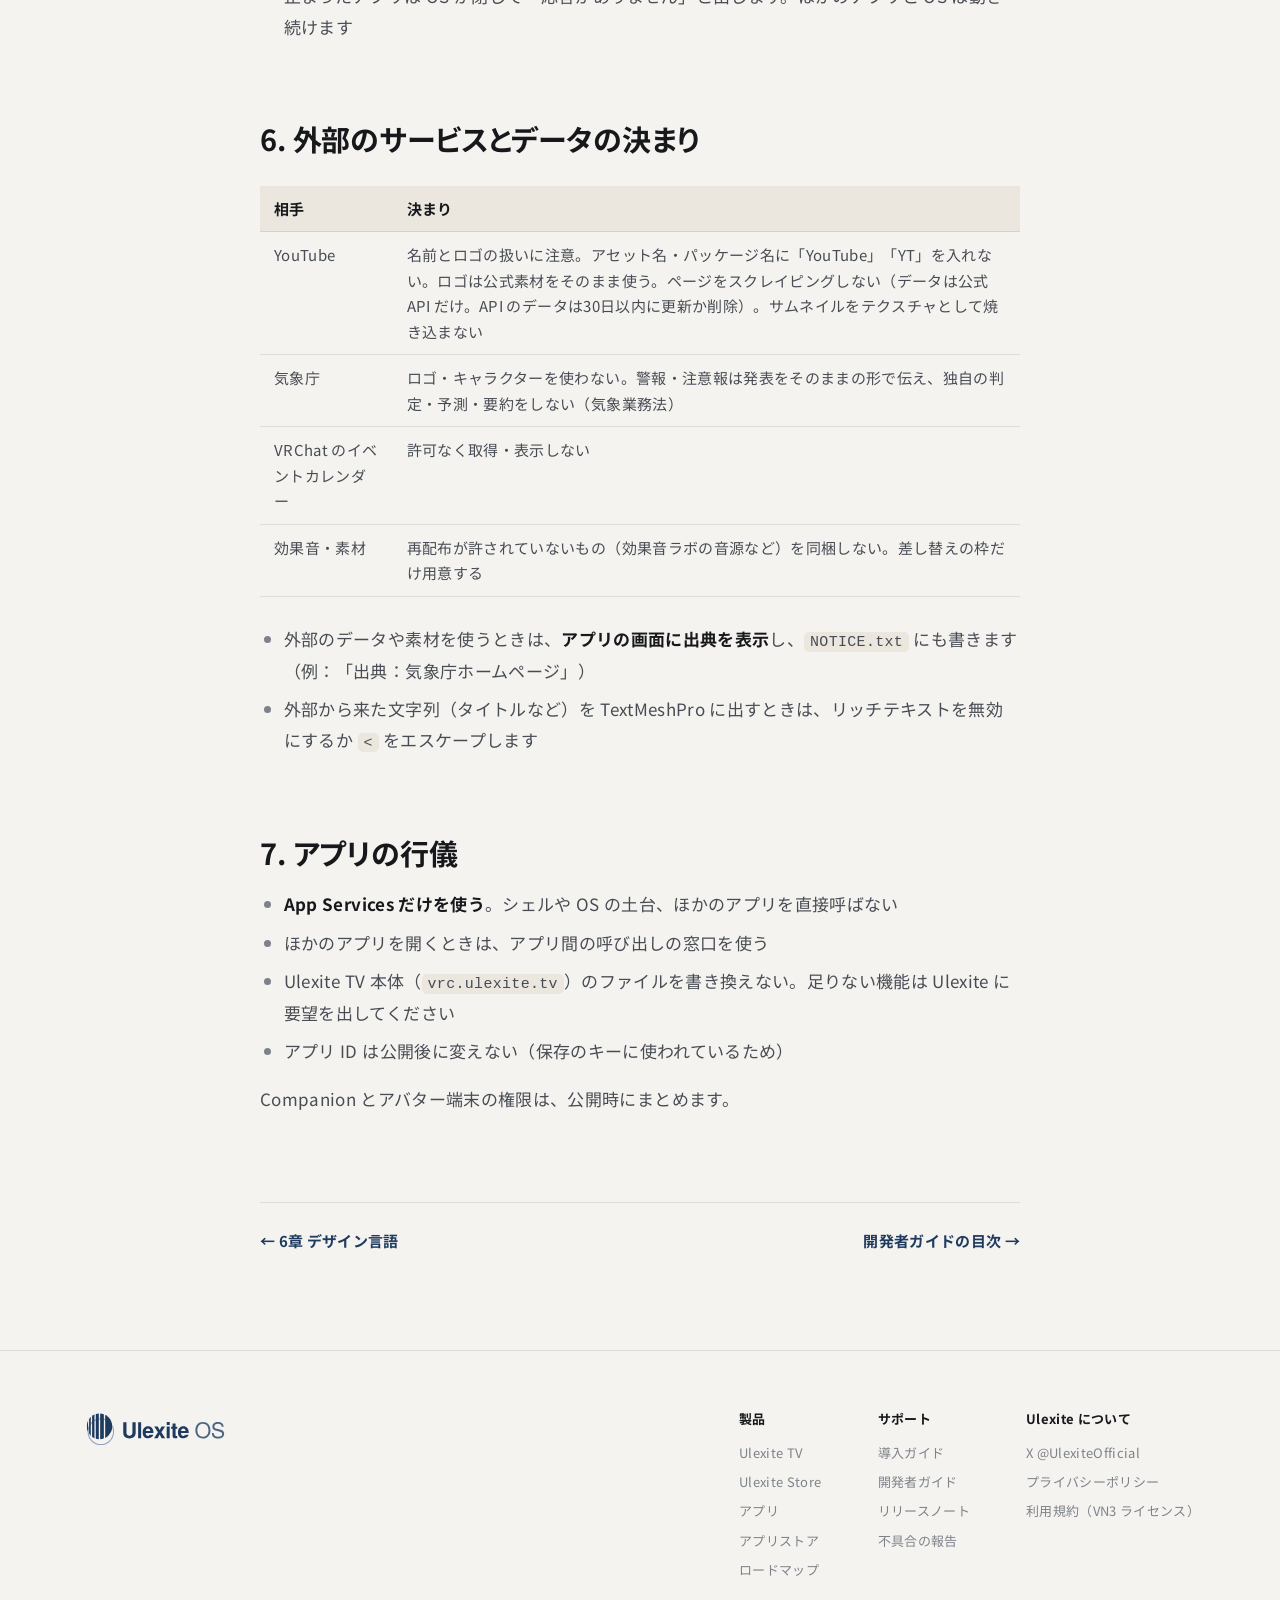
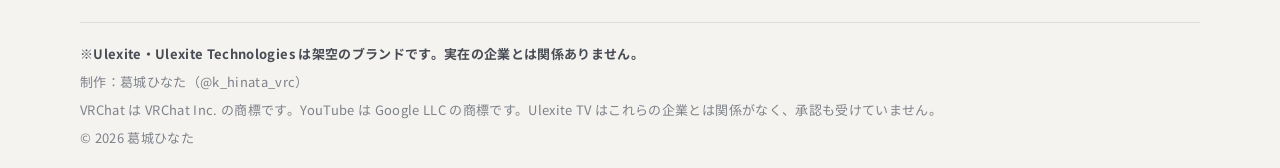
<file: developers/rules.html>
<!doctype html>
<html lang="ja">
<head>
  <meta charset="utf-8">
  <meta name="viewport" content="width=device-width, initial-scale=1">
  <title>守ること — Ulexite 開発者ガイド</title>
  <meta name="description" content="Ulexite のアプリが守る決まり。重くしない、読み込みの枠、保存の予算、同期、例外、外部サービス、アプリの行儀、権限。">
  <meta name="theme-color" content="#f5f3ef">
  <link rel="icon" href="../assets/img/logo/ulexite-icon-light.svg" type="image/svg+xml">
  <meta property="og:title" content="守ること — Ulexite 開発者ガイド">
  <meta property="og:description" content="重くしない決まり、読み込みの枠、保存の予算、外部サービスの決まり。">
  <meta property="og:type" content="article">
  <link rel="preload" href="../assets/fonts/noto-sans-jp-400-base.woff2" as="font" type="font/woff2" crossorigin>
  <link rel="stylesheet" href="../assets/css/fonts.css?v=20261102a">
  <link rel="stylesheet" href="../assets/css/site.css?v=20261102a">
  <link rel="canonical" href="https://thesilver0913.github.io/ulexite/developers/rules.html">
  <meta property="og:site_name" content="Ulexite">
  <meta property="og:url" content="https://thesilver0913.github.io/ulexite/developers/rules.html">
  <meta property="og:image" content="https://thesilver0913.github.io/ulexite/assets/img/og.png">
  <meta property="og:image:width" content="1200">
  <meta property="og:image:height" content="630">
  <meta name="twitter:card" content="summary_large_image">
</head>
<body>

<header class="nav" id="nav">
  <div class="wrap nav__inner">
    <a class="nav__brand" href="../index.html" aria-label="Ulexite ホーム">
      <img src="../assets/img/logo/ulexite-icon-light.svg" alt="">
      <span>Ulexite</span>
    </a>
    <ul class="nav__links" id="nav-links">
      <li><a href="../#tv">製品</a></li>
      <li><a href="../#get">入手</a></li>
      <li><a href="../apps/index.html">アプリストア</a></li>
      <li><a href="../guide/index.html">サポート</a></li>
    </ul>
    <a class="btn btn--primary btn--small nav__cta" href="../index.html#get">入手する</a>
    <button class="nav__menu" id="nav-menu" aria-label="メニュー" aria-expanded="false" aria-controls="nav-links">
      <svg width="22" height="22" viewBox="0 0 24 24" fill="none" stroke="currentColor" stroke-width="2" stroke-linecap="round"><path d="M4 8h16M4 16h16"/></svg>
    </button>
  </div>
</header>

<main>

  <div class="page-head">
    <div class="wrap">
      <nav class="crumbs" aria-label="パンくず">
        <a href="../index.html">Ulexite</a><span aria-hidden="true">/</span><a href="index.html">開発者ガイド</a><span aria-hidden="true">/</span><span>7. 守ること</span>
      </nav>
      <h1 class="page-title">守ること</h1>
      <p class="page-lead">Ulexite のアプリは、ほかのアプリやワールド全体と、限られた資源（処理の時間、読み込みの枠、保存の容量）を分け合っています。ここに書いたことは、ストアの審査で確かめます。</p>
      <p class="page-meta"><span class="eyebrow">Chapter 7</span></p>
    </div>
  </div>

  <article class="prose">

    <h2>1. 重くしない（ワールド環境）</h2>

    <h3>毎フレーム動く処理を作らない</h3>
    <ul>
      <li><code>Update</code> は使わないのが基本です。時計などは、<strong>見えているときだけ</strong>、必要な間隔（秒の表示なら1秒、分なら1分）で <code>SendCustomEventDelayedSeconds</code> を回します</li>
      <li>分や日付の変わり目は、App Services の合図（<code>_OnServicesMinute</code>・<code>_OnServicesDayChanged</code>）を使います。アプリごとにタイマーを回さないでください</li>
      <li>どうしても <code>Update</code> が要るときは、中身を別のメソッドにして <code>PerfBegin(); 中身(); PerfEnd();</code> で囲みます（開発者向けの表示で、そのアプリの時間が測れます）</li>
    </ul>

    <h3>閉じているときは何もしない</h3>
    <ul>
      <li>アプリを閉じると、画面は OS が非表示にします。そのあいだ処理を走らせないでください</li>
      <li>重い準備は、ワールドに入ったときではなく、<strong>初めて開いたとき</strong>にします</li>
    </ul>

    <h3>画面の作り直しを小さく</h3>
    <ul>
      <li>よく変わる部分（時計・再生位置・ローディング）は小さい Canvas に分けます</li>
      <li>Layout Group・Content Size Fitter は、エディタで並べ終えたら実行中は使いません</li>
      <li>届いたデータは、<strong>変わったところだけ</strong>画面にはめます</li>
    </ul>

    <h3>feed は小さく</h3>
    <ul>
      <li>目安は 1ファイル 50KB 以内。端末で使わない項目は入れません</li>
    </ul>

    <h2>2. 読み込みの枠を分け合う</h2>
    <div class="table-wrap">
      <table>
        <thead><tr><th>種類</th><th>決まり</th></tr></thead>
        <tbody>
          <tr><td>文字列（feed）</td><td>VRChat の決まりで 5秒に1回。共通の feed が最優先で、残りを全アプリで分け合う。読む間隔はマニフェストの <code>data</code> に書き、OS が順番を組む</td></tr>
          <tr><td>画像</td><td><strong>ワールド全体で5秒に1枚</strong>、最大 2048×2048。App Services の <code>_RequestImage</code> で頼む（自分で読まない）</td></tr>
          <tr><td>読めるドメイン</td><td>文字列は <code>*.github.io</code>・Gist・Pastebin・<code>*.vrcdn.cloud</code>・<code>*.disbridge.com</code> だけ。画像は VRChat の信頼済みドメイン（<code>i.ytimg.com</code> など）だけ</td></tr>
        </tbody>
      </table>
    </div>
    <p>画像の扱い：</p>
    <ul>
      <li>小さい画像（サムネイル・アイコン）は OS が置き場に残し、同じ URL は1回しか読みません。置き場の上限（PC 64MB・Quest 24MB）を超えると、長く使っていないものから捨てられます。画面の側は「置き場になければ頼む」作りにしてください（一度頼んだら二度と頼まない作りは、捨てられたときに困ります）</li>
      <li>大きい画像（地図に重ねる画像など）は、画面を離れたら使わないでください</li>
      <li>サムネイルは用が足りるいちばん小さい種類を使います（YouTube なら <code>mqdefault</code>）</li>
    </ul>

    <h2>3. 保存の予算</h2>
    <p>VRChat の PlayerData は、1ワールド・1人あたり 100KB を、そのワールドのすべてのギミックで分け合います。Ulexite はそのうち <strong>60KB まで</strong>しか使わない約束で、内訳は次のとおりです。</p>
    <div class="table-wrap">
      <table>
        <thead><tr><th>使う人</th><th>量</th></tr></thead>
        <tbody>
          <tr><td>システム（OS・設定・同意・ストア）</td><td>16KB</td></tr>
          <tr><td>アプリ1つ</td><td>標準 4KB。マニフェストの <code>budget.saveKB</code> で申告すれば最大 16KB</td></tr>
        </tbody>
      </table>
    </div>
    <ul>
      <li>保存は App Services の保存の窓口を使います。キーは OS がアプリごとに分けます（<code>ulexite_&lt;アプリID&gt;_...</code>）</li>
      <li>何かが1つ変わると全部の PlayerData が送られるので、<strong>頻繁に変わる値は保存しない</strong>でください</li>
      <li><code>OnPlayerRestored</code> の前に読み書きしないでください</li>
    </ul>

    <h2>4. 同期</h2>
    <ul>
      <li>画面の状態（開いているアプリ・フォーカス・タブ）は OS が同期します。アプリで書く必要はありません</li>
      <li>アプリの小さな状態は 1バイトの <code>AppState</code> で同期できます。それ以上は App Services の共有データを使い、量は <code>budget.syncBytes</code> で申告します</li>
      <li>ネットワークイベントで呼ぶメソッドには <code>[NetworkCallable]</code> を付け、届いた値は必ず範囲を確かめます。呼ばれたくないメソッドは名前を <code>_</code> で始めます</li>
    </ul>

    <h2>5. 例外で止まらない</h2>
    <p>Udon では、例外が出た UdonBehaviour はそのセッションのあいだ止まります。</p>
    <ul>
      <li>配列の範囲、null、外から届いた値は、使う前に確かめます</li>
      <li>止まったアプリは OS が閉じて「応答がありません」と出します。ほかのアプリと OS は動き続けます</li>
    </ul>

    <h2>6. 外部のサービスとデータの決まり</h2>
    <div class="table-wrap">
      <table>
        <thead><tr><th>相手</th><th>決まり</th></tr></thead>
        <tbody>
          <tr><td>YouTube</td><td>名前とロゴの扱いに注意。アセット名・パッケージ名に「YouTube」「YT」を入れない。ロゴは公式素材をそのまま使う。ページをスクレイピングしない（データは公式 API だけ。API のデータは30日以内に更新か削除）。サムネイルをテクスチャとして焼き込まない</td></tr>
          <tr><td>気象庁</td><td>ロゴ・キャラクターを使わない。警報・注意報は発表をそのままの形で伝え、独自の判定・予測・要約をしない（気象業務法）</td></tr>
          <tr><td>VRChat のイベントカレンダー</td><td>許可なく取得・表示しない</td></tr>
          <tr><td>効果音・素材</td><td>再配布が許されていないもの（効果音ラボの音源など）を同梱しない。差し替えの枠だけ用意する</td></tr>
        </tbody>
      </table>
    </div>
    <ul>
      <li>外部のデータや素材を使うときは、<strong>アプリの画面に出典を表示</strong>し、<code>NOTICE.txt</code> にも書きます（例：「出典：気象庁ホームページ」）</li>
      <li>外部から来た文字列（タイトルなど）を TextMeshPro に出すときは、リッチテキストを無効にするか <code>&lt;</code> をエスケープします</li>
    </ul>

    <h2>7. アプリの行儀</h2>
    <ul>
      <li><strong>App Services だけを使う</strong>。シェルや OS の土台、ほかのアプリを直接呼ばない</li>
      <li>ほかのアプリを開くときは、アプリ間の呼び出しの窓口を使う</li>
      <li>Ulexite TV 本体（<code>vrc.ulexite.tv</code>）のファイルを書き換えない。足りない機能は Ulexite に要望を出してください</li>
      <li>アプリ ID は公開後に変えない（保存のキーに使われているため）</li>
    </ul>

    <p class="muted">Companion とアバター端末の権限は、公開時にまとめます。</p>

    <nav class="pager" aria-label="ページの移動">
      <a href="design.html">← 6章 デザイン言語</a>
      <a href="index.html">開発者ガイドの目次 →</a>
    </nav>

  </article>

</main>

<footer class="footer">
  <div class="wrap">
    <div class="footer__top">
      <div class="footer__brand"><img src="../assets/img/logo/ulexite-os-lockup-light.svg" alt="Ulexite OS"></div>
      <div class="footer__cols">
        <div>
          <h4>製品</h4>
          <ul>
            <li><a href="../index.html#tv">Ulexite TV</a></li>
            <li><a href="../index.html#store">Ulexite Store</a></li>
            <li><a href="../index.html#apps">アプリ</a></li>
            <li><a href="../apps/index.html">アプリストア</a></li>
            <li><a href="../index.html#roadmap">ロードマップ</a></li>
          </ul>
        </div>
        <div>
          <h4>サポート</h4>
          <ul>
            <li><a href="../guide/index.html">導入ガイド</a></li>
            <li><a href="index.html">開発者ガイド</a></li>
            <li><a href="../releases/index.html">リリースノート</a></li>
            <li><a href="../contact/index.html">不具合の報告</a></li>
          </ul>
        </div>
        <div>
          <h4>Ulexite について</h4>
          <ul>
            <li><a href="https://x.com/UlexiteOfficial" rel="noopener">X @UlexiteOfficial</a></li>
            <li><a href="https://thesilver0913.github.io/ulexite-catalog/privacy.html">プライバシーポリシー</a></li>
            <li><a href="https://thesilver0913.github.io/ulexite-catalog/license.html">利用規約（VN3 ライセンス）</a></li>
          </ul>
        </div>
      </div>
    </div>
    <div class="footer__legal">
      <p class="footer__fiction">※Ulexite・Ulexite Technologies は架空のブランドです。実在の企業とは関係ありません。</p>
      <p>制作：葛城ひなた（<a href="https://x.com/k_hinata_vrc" rel="noopener">@k_hinata_vrc</a>）</p>
      <p>VRChat は VRChat Inc. の商標です。YouTube は Google LLC の商標です。Ulexite TV はこれらの企業とは関係がなく、承認も受けていません。</p>
      <p>© 2026 葛城ひなた</p>
    </div>
  </div>
</footer>

<script>
  (function () {
    var nav = document.getElementById('nav');
    var btn = document.getElementById('nav-menu');
    btn.addEventListener('click', function () {
      var open = nav.getAttribute('data-open') === 'true';
      nav.setAttribute('data-open', String(!open));
      btn.setAttribute('aria-expanded', String(!open));
    });
    document.querySelectorAll('#nav-links a').forEach(function (a) {
      a.addEventListener('click', function () { nav.setAttribute('data-open', 'false'); btn.setAttribute('aria-expanded', 'false'); });
    });
  })();
</script>
  <script src="../assets/js/nav.js?v=20261102a" defer></script>
</body>
</html>
</file>
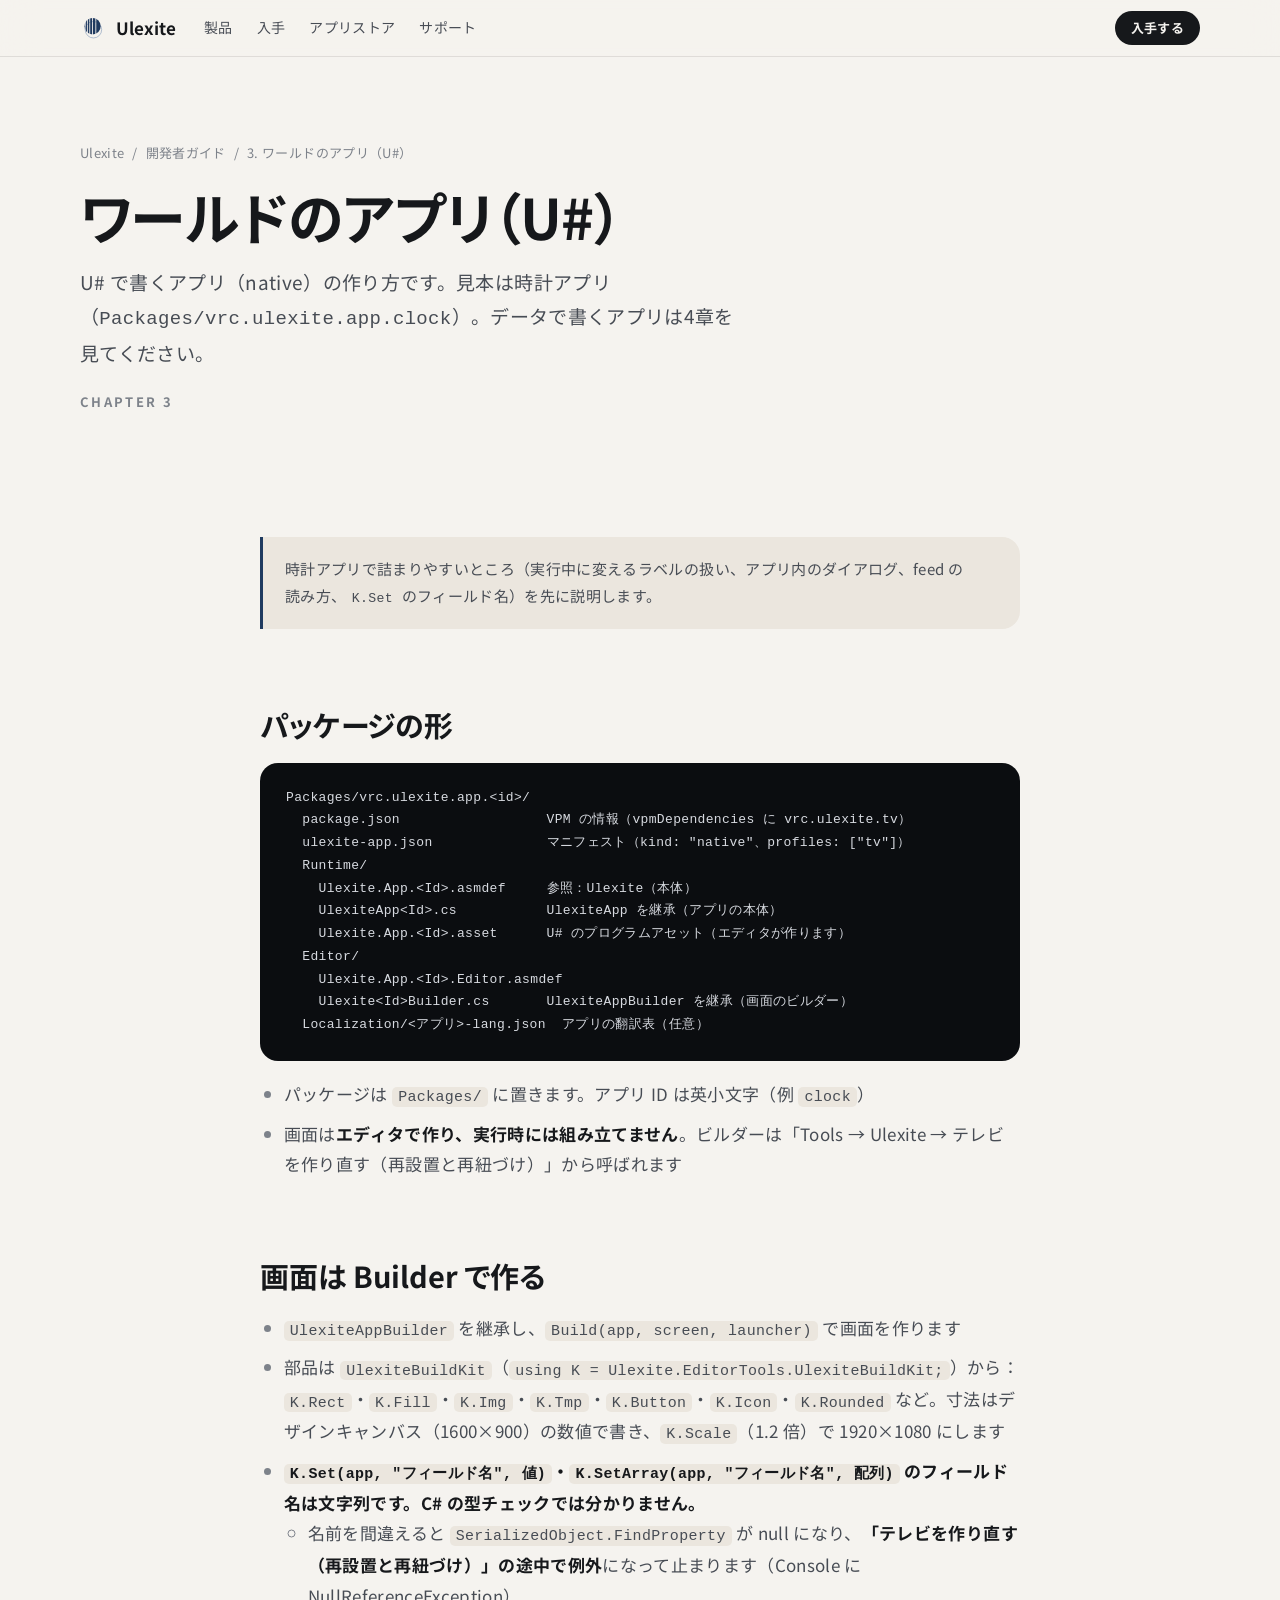
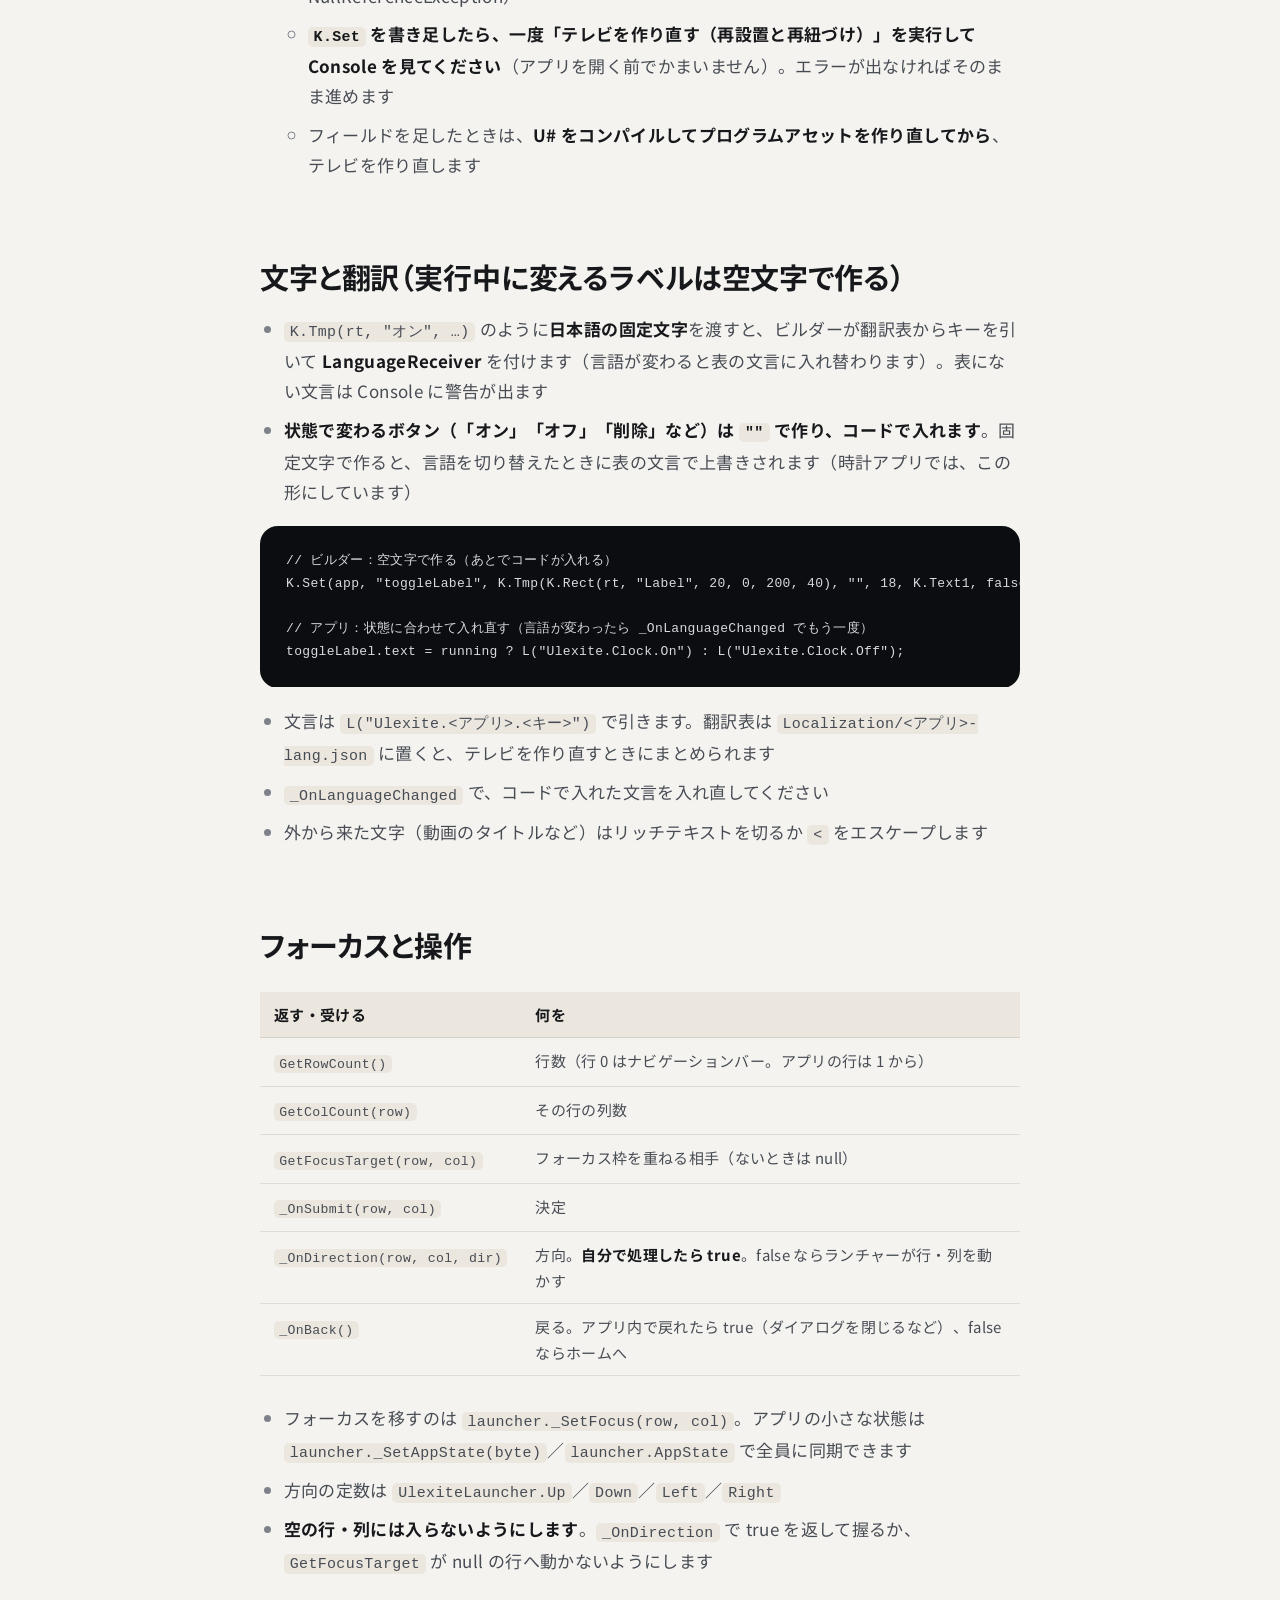
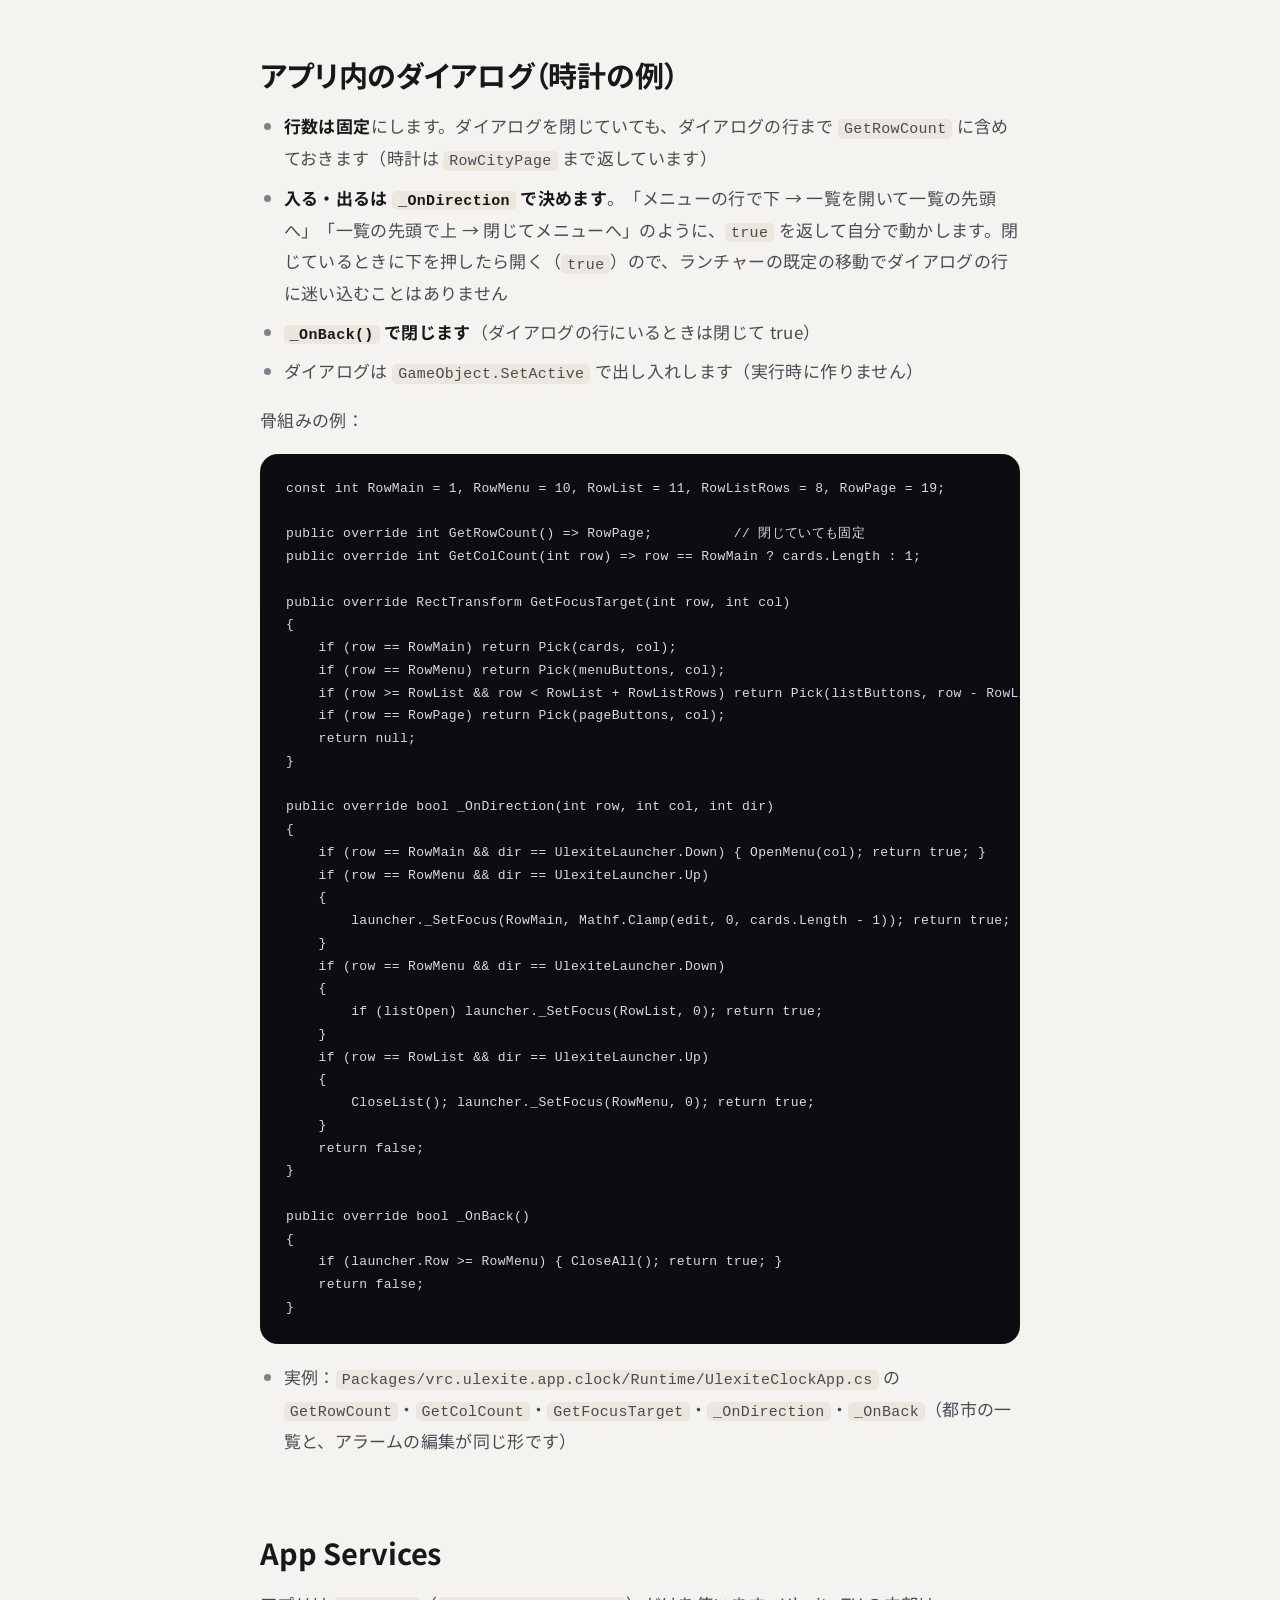
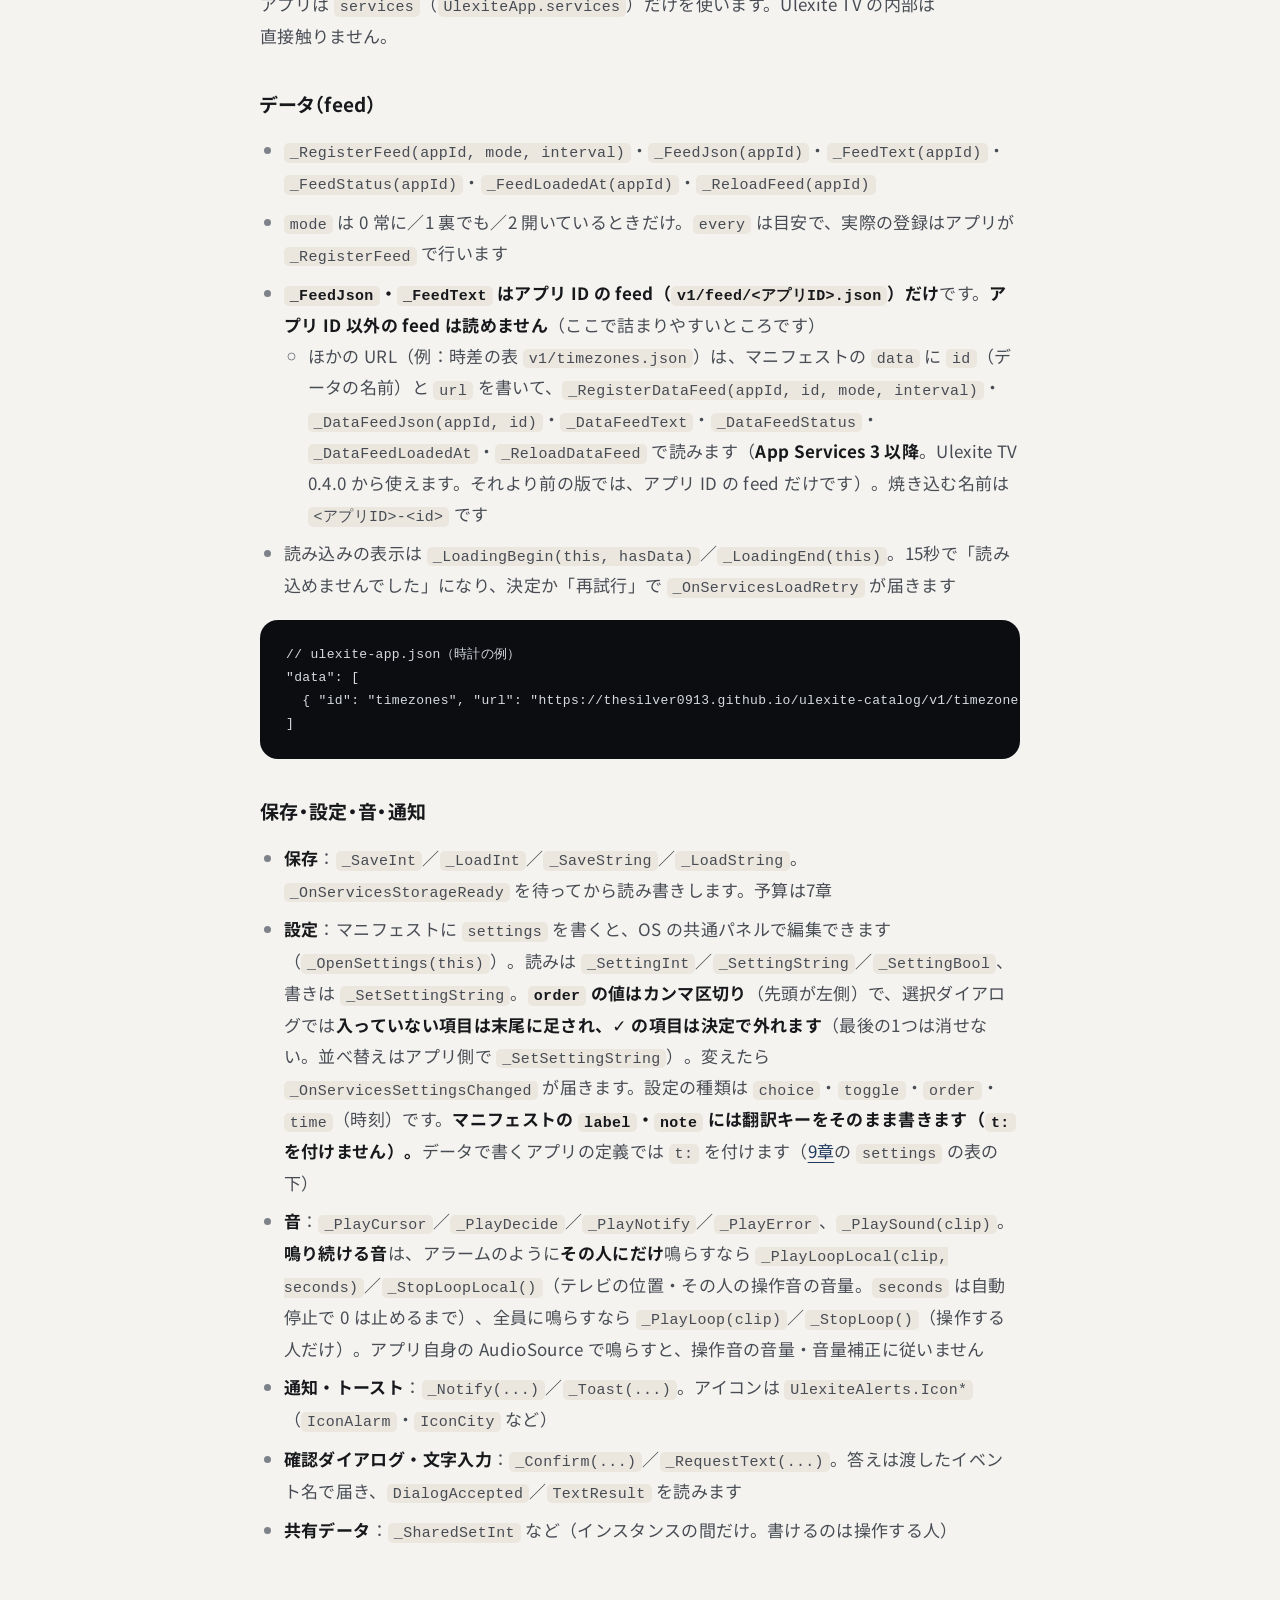
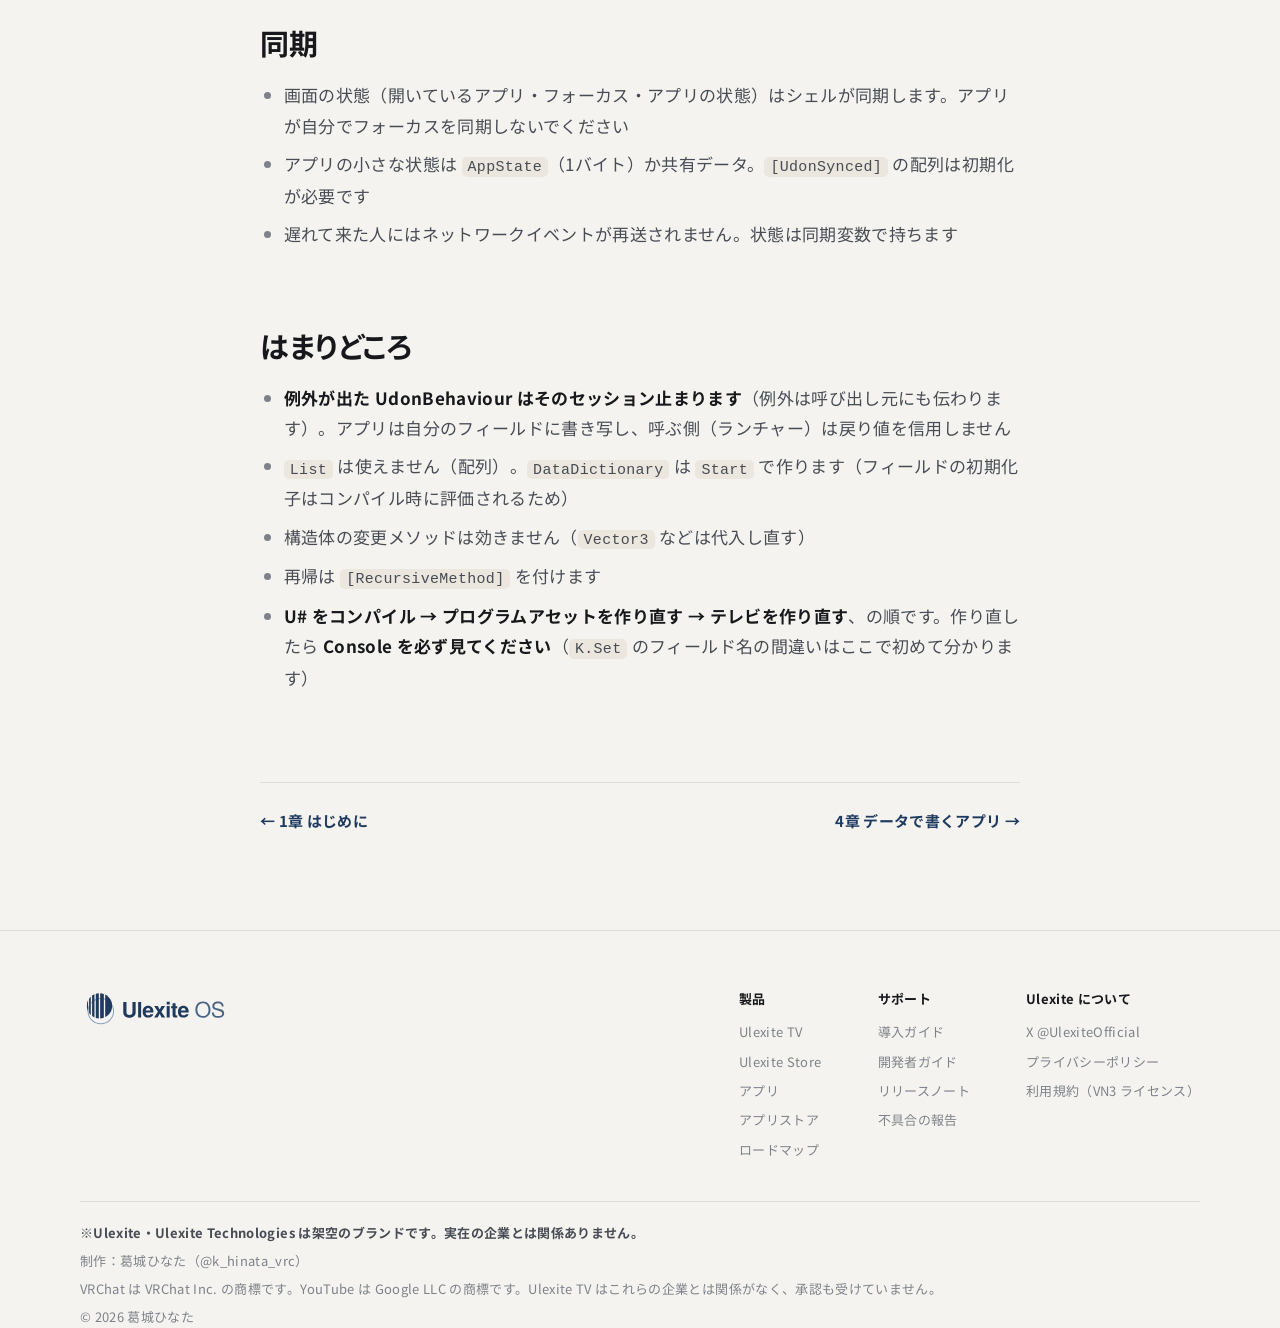
<file: developers/world-native.html>
<!doctype html>
<html lang="ja">
<head>
  <meta charset="utf-8">
  <meta name="viewport" content="width=device-width, initial-scale=1">
  <title>ワールドのアプリ（U#） — Ulexite 開発者ガイド</title>
  <meta name="description" content="U# で書くワールドのアプリの作り方。パッケージの形、Builder、文字と翻訳、フォーカス、ダイアログ、App Services、はまりどころ。">
  <meta name="theme-color" content="#f5f3ef">
  <link rel="icon" href="../assets/img/logo/ulexite-icon-light.svg" type="image/svg+xml">
  <meta property="og:title" content="ワールドのアプリ（U#） — Ulexite 開発者ガイド">
  <meta property="og:description" content="U# で書くワールドのアプリの作り方。パッケージの形、Builder、App Services、フォーカス、ダイアログ。">
  <meta property="og:type" content="article">
  <link rel="preload" href="../assets/fonts/noto-sans-jp-400-base.woff2" as="font" type="font/woff2" crossorigin>
  <link rel="stylesheet" href="../assets/css/fonts.css?v=20261102a">
  <link rel="stylesheet" href="../assets/css/site.css?v=20261102a">
  <link rel="canonical" href="https://thesilver0913.github.io/ulexite/developers/world-native.html">
  <meta property="og:site_name" content="Ulexite">
  <meta property="og:url" content="https://thesilver0913.github.io/ulexite/developers/world-native.html">
  <meta property="og:image" content="https://thesilver0913.github.io/ulexite/assets/img/og.png">
  <meta property="og:image:width" content="1200">
  <meta property="og:image:height" content="630">
  <meta name="twitter:card" content="summary_large_image">
</head>
<body>

<header class="nav" id="nav">
  <div class="wrap nav__inner">
    <a class="nav__brand" href="../index.html" aria-label="Ulexite ホーム">
      <img src="../assets/img/logo/ulexite-icon-light.svg" alt="">
      <span>Ulexite</span>
    </a>
    <ul class="nav__links" id="nav-links">
      <li><a href="../#tv">製品</a></li>
      <li><a href="../#get">入手</a></li>
      <li><a href="../apps/index.html">アプリストア</a></li>
      <li><a href="../guide/index.html">サポート</a></li>
    </ul>
    <a class="btn btn--primary btn--small nav__cta" href="../index.html#get">入手する</a>
    <button class="nav__menu" id="nav-menu" aria-label="メニュー" aria-expanded="false" aria-controls="nav-links">
      <svg width="22" height="22" viewBox="0 0 24 24" fill="none" stroke="currentColor" stroke-width="2" stroke-linecap="round"><path d="M4 8h16M4 16h16"/></svg>
    </button>
  </div>
</header>

<main>

  <div class="page-head">
    <div class="wrap">
      <nav class="crumbs" aria-label="パンくず">
        <a href="../index.html">Ulexite</a><span aria-hidden="true">/</span><a href="index.html">開発者ガイド</a><span aria-hidden="true">/</span><span>3. ワールドのアプリ（U#）</span>
      </nav>
      <h1 class="page-title">ワールドのアプリ（U#）</h1>
      <p class="page-lead">U# で書くアプリ（native）の作り方です。見本は時計アプリ（<code>Packages/vrc.ulexite.app.clock</code>）。データで書くアプリは4章を見てください。</p>
      <p class="page-meta"><span class="eyebrow">Chapter 3</span></p>
    </div>
  </div>

  <article class="prose">

    <div class="note">
      <p>時計アプリで詰まりやすいところ（実行中に変えるラベルの扱い、アプリ内のダイアログ、feed の読み方、<code>K.Set</code> のフィールド名）を先に説明します。</p>
    </div>

    <h2>パッケージの形</h2>
    <pre class="code"><code>Packages/vrc.ulexite.app.&lt;id&gt;/
  package.json                  VPM の情報（vpmDependencies に vrc.ulexite.tv）
  ulexite-app.json              マニフェスト（kind: "native"、profiles: ["tv"]）
  Runtime/
    Ulexite.App.&lt;Id&gt;.asmdef     参照：Ulexite（本体）
    UlexiteApp&lt;Id&gt;.cs           UlexiteApp を継承（アプリの本体）
    Ulexite.App.&lt;Id&gt;.asset      U# のプログラムアセット（エディタが作ります）
  Editor/
    Ulexite.App.&lt;Id&gt;.Editor.asmdef
    Ulexite&lt;Id&gt;Builder.cs       UlexiteAppBuilder を継承（画面のビルダー）
  Localization/&lt;アプリ&gt;-lang.json  アプリの翻訳表（任意）</code></pre>
    <ul>
      <li>パッケージは <code>Packages/</code> に置きます。アプリ ID は英小文字（例 <code>clock</code>）</li>
      <li>画面は<strong>エディタで作り、実行時には組み立てません</strong>。ビルダーは「Tools → Ulexite → テレビを作り直す（再設置と再紐づけ）」から呼ばれます</li>
    </ul>

    <h2>画面は Builder で作る</h2>
    <ul>
      <li><code>UlexiteAppBuilder</code> を継承し、<code>Build(app, screen, launcher)</code> で画面を作ります</li>
      <li>部品は <code>UlexiteBuildKit</code>（<code>using K = Ulexite.EditorTools.UlexiteBuildKit;</code>）から：<code>K.Rect</code>・<code>K.Fill</code>・<code>K.Img</code>・<code>K.Tmp</code>・<code>K.Button</code>・<code>K.Icon</code>・<code>K.Rounded</code> など。寸法はデザインキャンバス（1600×900）の数値で書き、<code>K.Scale</code>（1.2 倍）で 1920×1080 にします</li>
      <li><strong><code>K.Set(app, "フィールド名", 値)</code>・<code>K.SetArray(app, "フィールド名", 配列)</code> のフィールド名は文字列です。C# の型チェックでは分かりません。</strong>
        <ul>
          <li>名前を間違えると <code>SerializedObject.FindProperty</code> が null になり、<strong>「テレビを作り直す（再設置と再紐づけ）」の途中で例外</strong>になって止まります（Console に NullReferenceException）</li>
          <li><strong><code>K.Set</code> を書き足したら、一度「テレビを作り直す（再設置と再紐づけ）」を実行して Console を見てください</strong>（アプリを開く前でかまいません）。エラーが出なければそのまま進めます</li>
          <li>フィールドを足したときは、<strong>U# をコンパイルしてプログラムアセットを作り直してから</strong>、テレビを作り直します</li>
        </ul>
      </li>
    </ul>

    <h2>文字と翻訳（実行中に変えるラベルは空文字で作る）</h2>
    <ul>
      <li><code>K.Tmp(rt, "オン", …)</code> のように<strong>日本語の固定文字</strong>を渡すと、ビルダーが翻訳表からキーを引いて <strong>LanguageReceiver</strong> を付けます（言語が変わると表の文言に入れ替わります）。表にない文言は Console に警告が出ます</li>
      <li><strong>状態で変わるボタン（「オン」「オフ」「削除」など）は <code>""</code> で作り、コードで入れます</strong>。固定文字で作ると、言語を切り替えたときに表の文言で上書きされます（時計アプリでは、この形にしています）</li>
    </ul>
    <pre class="code"><code>// ビルダー：空文字で作る（あとでコードが入れる）
K.Set(app, "toggleLabel", K.Tmp(K.Rect(rt, "Label", 20, 0, 200, 40), "", 18, K.Text1, false, TextAlignmentOptions.MidlineLeft));

// アプリ：状態に合わせて入れ直す（言語が変わったら _OnLanguageChanged でもう一度）
toggleLabel.text = running ? L("Ulexite.Clock.On") : L("Ulexite.Clock.Off");</code></pre>
    <ul>
      <li>文言は <code>L("Ulexite.&lt;アプリ&gt;.&lt;キー&gt;")</code> で引きます。翻訳表は <code>Localization/&lt;アプリ&gt;-lang.json</code> に置くと、テレビを作り直すときにまとめられます</li>
      <li><code>_OnLanguageChanged</code> で、コードで入れた文言を入れ直してください</li>
      <li>外から来た文字（動画のタイトルなど）はリッチテキストを切るか <code>&lt;</code> をエスケープします</li>
    </ul>

    <h2>フォーカスと操作</h2>
    <div class="table-wrap">
      <table>
        <thead><tr><th>返す・受ける</th><th>何を</th></tr></thead>
        <tbody>
          <tr><td><code>GetRowCount()</code></td><td>行数（行 0 はナビゲーションバー。アプリの行は 1 から）</td></tr>
          <tr><td><code>GetColCount(row)</code></td><td>その行の列数</td></tr>
          <tr><td><code>GetFocusTarget(row, col)</code></td><td>フォーカス枠を重ねる相手（ないときは null）</td></tr>
          <tr><td><code>_OnSubmit(row, col)</code></td><td>決定</td></tr>
          <tr><td><code>_OnDirection(row, col, dir)</code></td><td>方向。<strong>自分で処理したら true</strong>。false ならランチャーが行・列を動かす</td></tr>
          <tr><td><code>_OnBack()</code></td><td>戻る。アプリ内で戻れたら true（ダイアログを閉じるなど）、false ならホームへ</td></tr>
        </tbody>
      </table>
    </div>
    <ul>
      <li>フォーカスを移すのは <code>launcher._SetFocus(row, col)</code>。アプリの小さな状態は <code>launcher._SetAppState(byte)</code>／<code>launcher.AppState</code> で全員に同期できます</li>
      <li>方向の定数は <code>UlexiteLauncher.Up</code>／<code>Down</code>／<code>Left</code>／<code>Right</code></li>
      <li><strong>空の行・列には入らないようにします</strong>。<code>_OnDirection</code> で true を返して握るか、<code>GetFocusTarget</code> が null の行へ動かないようにします</li>
    </ul>

    <h2>アプリ内のダイアログ（時計の例）</h2>
    <ul>
      <li><strong>行数は固定</strong>にします。ダイアログを閉じていても、ダイアログの行まで <code>GetRowCount</code> に含めておきます（時計は <code>RowCityPage</code> まで返しています）</li>
      <li><strong>入る・出るは <code>_OnDirection</code> で決めます</strong>。「メニューの行で下 → 一覧を開いて一覧の先頭へ」「一覧の先頭で上 → 閉じてメニューへ」のように、<code>true</code> を返して自分で動かします。閉じているときに下を押したら開く（<code>true</code>）ので、ランチャーの既定の移動でダイアログの行に迷い込むことはありません</li>
      <li><strong><code>_OnBack()</code> で閉じます</strong>（ダイアログの行にいるときは閉じて true）</li>
      <li>ダイアログは <code>GameObject.SetActive</code> で出し入れします（実行時に作りません）</li>
    </ul>
    <p>骨組みの例：</p>
    <pre class="code"><code>const int RowMain = 1, RowMenu = 10, RowList = 11, RowListRows = 8, RowPage = 19;

public override int GetRowCount() =&gt; RowPage;          // 閉じていても固定
public override int GetColCount(int row) =&gt; row == RowMain ? cards.Length : 1;

public override RectTransform GetFocusTarget(int row, int col)
{
    if (row == RowMain) return Pick(cards, col);
    if (row == RowMenu) return Pick(menuButtons, col);
    if (row &gt;= RowList &amp;&amp; row &lt; RowList + RowListRows) return Pick(listButtons, row - RowList);
    if (row == RowPage) return Pick(pageButtons, col);
    return null;
}

public override bool _OnDirection(int row, int col, int dir)
{
    if (row == RowMain &amp;&amp; dir == UlexiteLauncher.Down) { OpenMenu(col); return true; }       // 下で開く
    if (row == RowMenu &amp;&amp; dir == UlexiteLauncher.Up)
    {
        launcher._SetFocus(RowMain, Mathf.Clamp(edit, 0, cards.Length - 1)); return true;   // 上で戻る
    }
    if (row == RowMenu &amp;&amp; dir == UlexiteLauncher.Down)
    {
        if (listOpen) launcher._SetFocus(RowList, 0); return true;                          // 開いていれば一覧へ
    }
    if (row == RowList &amp;&amp; dir == UlexiteLauncher.Up)
    {
        CloseList(); launcher._SetFocus(RowMenu, 0); return true;                           // 先頭で上は閉じる
    }
    return false;
}

public override bool _OnBack()
{
    if (launcher.Row &gt;= RowMenu) { CloseAll(); return true; }                               // ダイアログを閉じる
    return false;
}</code></pre>
    <ul>
      <li>実例：<code>Packages/vrc.ulexite.app.clock/Runtime/UlexiteClockApp.cs</code> の <code>GetRowCount</code>・<code>GetColCount</code>・<code>GetFocusTarget</code>・<code>_OnDirection</code>・<code>_OnBack</code>（都市の一覧と、アラームの編集が同じ形です）</li>
    </ul>

    <h2>App Services</h2>
    <p>アプリは <code>services</code>（<code>UlexiteApp.services</code>）だけを使います。Ulexite TV の内部は直接触りません。</p>

    <h3>データ（feed）</h3>
    <ul>
      <li><code>_RegisterFeed(appId, mode, interval)</code>・<code>_FeedJson(appId)</code>・<code>_FeedText(appId)</code>・<code>_FeedStatus(appId)</code>・<code>_FeedLoadedAt(appId)</code>・<code>_ReloadFeed(appId)</code></li>
      <li><code>mode</code> は 0 常に／1 裏でも／2 開いているときだけ。<code>every</code> は目安で、実際の登録はアプリが <code>_RegisterFeed</code> で行います</li>
      <li><strong><code>_FeedJson</code>・<code>_FeedText</code> はアプリ ID の feed（<code>v1/feed/&lt;アプリID&gt;.json</code>）だけ</strong>です。<strong>アプリ ID 以外の feed は読めません</strong>（ここで詰まりやすいところです）
        <ul>
          <li>ほかの URL（例：時差の表 <code>v1/timezones.json</code>）は、マニフェストの <code>data</code> に <code>id</code>（データの名前）と <code>url</code> を書いて、<code>_RegisterDataFeed(appId, id, mode, interval)</code>・<code>_DataFeedJson(appId, id)</code>・<code>_DataFeedText</code>・<code>_DataFeedStatus</code>・<code>_DataFeedLoadedAt</code>・<code>_ReloadDataFeed</code> で読みます（<strong>App Services 3 以降</strong>。Ulexite TV 0.4.0 から使えます。それより前の版では、アプリ ID の feed だけです）。焼き込む名前は <code>&lt;アプリID&gt;-&lt;id&gt;</code> です</li>
        </ul>
      </li>
      <li>読み込みの表示は <code>_LoadingBegin(this, hasData)</code>／<code>_LoadingEnd(this)</code>。15秒で「読み込めませんでした」になり、決定か「再試行」で <code>_OnServicesLoadRetry</code> が届きます</li>
    </ul>
    <pre class="code"><code>// ulexite-app.json（時計の例）
"data": [
  { "id": "timezones", "url": "https://thesilver0913.github.io/ulexite-catalog/v1/timezones.json", "every": "24h" }
]</code></pre>

    <h3>保存・設定・音・通知</h3>
    <ul>
      <li><strong>保存</strong>：<code>_SaveInt</code>／<code>_LoadInt</code>／<code>_SaveString</code>／<code>_LoadString</code>。<code>_OnServicesStorageReady</code> を待ってから読み書きします。予算は7章</li>
      <li><strong>設定</strong>：マニフェストに <code>settings</code> を書くと、OS の共通パネルで編集できます（<code>_OpenSettings(this)</code>）。読みは <code>_SettingInt</code>／<code>_SettingString</code>／<code>_SettingBool</code>、書きは <code>_SetSettingString</code>。<strong><code>order</code> の値はカンマ区切り</strong>（先頭が左側）で、選択ダイアログでは<strong>入っていない項目は末尾に足され、✓ の項目は決定で外れます</strong>（最後の1つは消せない。並べ替えはアプリ側で <code>_SetSettingString</code>）。変えたら <code>_OnServicesSettingsChanged</code> が届きます。設定の種類は <code>choice</code>・<code>toggle</code>・<code>order</code>・<code>time</code>（時刻）です。<strong>マニフェストの <code>label</code>・<code>note</code> には翻訳キーをそのまま書きます（<code>t:</code> を付けません）。</strong>データで書くアプリの定義では <code>t:</code> を付けます（<a href="reference.html">9章</a>の <code>settings</code> の表の下）</li>
      <li><strong>音</strong>：<code>_PlayCursor</code>／<code>_PlayDecide</code>／<code>_PlayNotify</code>／<code>_PlayError</code>、<code>_PlaySound(clip)</code>。<strong>鳴り続ける音</strong>は、アラームのように<strong>その人にだけ</strong>鳴らすなら <code>_PlayLoopLocal(clip, seconds)</code>／<code>_StopLoopLocal()</code>（テレビの位置・その人の操作音の音量。<code>seconds</code> は自動停止で 0 は止めるまで）、全員に鳴らすなら <code>_PlayLoop(clip)</code>／<code>_StopLoop()</code>（操作する人だけ）。アプリ自身の AudioSource で鳴らすと、操作音の音量・音量補正に従いません</li>
      <li><strong>通知・トースト</strong>：<code>_Notify(...)</code>／<code>_Toast(...)</code>。アイコンは <code>UlexiteAlerts.Icon*</code>（<code>IconAlarm</code>・<code>IconCity</code> など）</li>
      <li><strong>確認ダイアログ・文字入力</strong>：<code>_Confirm(...)</code>／<code>_RequestText(...)</code>。答えは渡したイベント名で届き、<code>DialogAccepted</code>／<code>TextResult</code> を読みます</li>
      <li><strong>共有データ</strong>：<code>_SharedSetInt</code> など（インスタンスの間だけ。書けるのは操作する人）</li>
    </ul>

    <h2>同期</h2>
    <ul>
      <li>画面の状態（開いているアプリ・フォーカス・アプリの状態）はシェルが同期します。アプリが自分でフォーカスを同期しないでください</li>
      <li>アプリの小さな状態は <code>AppState</code>（1バイト）か共有データ。<code>[UdonSynced]</code> の配列は初期化が必要です</li>
      <li>遅れて来た人にはネットワークイベントが再送されません。状態は同期変数で持ちます</li>
    </ul>

    <h2>はまりどころ</h2>
    <ul>
      <li><strong>例外が出た UdonBehaviour はそのセッション止まります</strong>（例外は呼び出し元にも伝わります）。アプリは自分のフィールドに書き写し、呼ぶ側（ランチャー）は戻り値を信用しません</li>
      <li><code>List</code> は使えません（配列）。<code>DataDictionary</code> は <code>Start</code> で作ります（フィールドの初期化子はコンパイル時に評価されるため）</li>
      <li>構造体の変更メソッドは効きません（<code>Vector3</code> などは代入し直す）</li>
      <li>再帰は <code>[RecursiveMethod]</code> を付けます</li>
      <li><strong>U# をコンパイル → プログラムアセットを作り直す → テレビを作り直す</strong>、の順です。作り直したら <strong>Console を必ず見てください</strong>（<code>K.Set</code> のフィールド名の間違いはここで初めて分かります）</li>
    </ul>

    <nav class="pager" aria-label="ページの移動">
      <a href="index.html">← 1章 はじめに</a>
      <a href="declarative.html">4章 データで書くアプリ →</a>
    </nav>

  </article>

</main>

<footer class="footer">
  <div class="wrap">
    <div class="footer__top">
      <div class="footer__brand"><img src="../assets/img/logo/ulexite-os-lockup-light.svg" alt="Ulexite OS"></div>
      <div class="footer__cols">
        <div>
          <h4>製品</h4>
          <ul>
            <li><a href="../index.html#tv">Ulexite TV</a></li>
            <li><a href="../index.html#store">Ulexite Store</a></li>
            <li><a href="../index.html#apps">アプリ</a></li>
            <li><a href="../apps/index.html">アプリストア</a></li>
            <li><a href="../index.html#roadmap">ロードマップ</a></li>
          </ul>
        </div>
        <div>
          <h4>サポート</h4>
          <ul>
            <li><a href="../guide/index.html">導入ガイド</a></li>
            <li><a href="index.html">開発者ガイド</a></li>
            <li><a href="../releases/index.html">リリースノート</a></li>
            <li><a href="../contact/index.html">不具合の報告</a></li>
          </ul>
        </div>
        <div>
          <h4>Ulexite について</h4>
          <ul>
            <li><a href="https://x.com/UlexiteOfficial" rel="noopener">X @UlexiteOfficial</a></li>
            <li><a href="https://thesilver0913.github.io/ulexite-catalog/privacy.html">プライバシーポリシー</a></li>
            <li><a href="https://thesilver0913.github.io/ulexite-catalog/license.html">利用規約（VN3 ライセンス）</a></li>
          </ul>
        </div>
      </div>
    </div>
    <div class="footer__legal">
      <p class="footer__fiction">※Ulexite・Ulexite Technologies は架空のブランドです。実在の企業とは関係ありません。</p>
      <p>制作：葛城ひなた（<a href="https://x.com/k_hinata_vrc" rel="noopener">@k_hinata_vrc</a>）</p>
      <p>VRChat は VRChat Inc. の商標です。YouTube は Google LLC の商標です。Ulexite TV はこれらの企業とは関係がなく、承認も受けていません。</p>
      <p>© 2026 葛城ひなた</p>
    </div>
  </div>
</footer>

<script>
  (function () {
    var nav = document.getElementById('nav');
    var btn = document.getElementById('nav-menu');
    btn.addEventListener('click', function () {
      var open = nav.getAttribute('data-open') === 'true';
      nav.setAttribute('data-open', String(!open));
      btn.setAttribute('aria-expanded', String(!open));
    });
    document.querySelectorAll('#nav-links a').forEach(function (a) {
      a.addEventListener('click', function () { nav.setAttribute('data-open', 'false'); btn.setAttribute('aria-expanded', 'false'); });
    });
  })();
</script>
  <script src="../assets/js/nav.js?v=20261102a" defer></script>
</body>
</html>
</file>
<file: assets/css/fonts.css>
/* Noto Sans JP（Noto Sans CJK JP の日本語の字形を、かな・記号と JIS 第1・第2水準の漢字に絞って woff2 にしたもの）。SIL Open Font License 1.1（fonts/OFL.txt）
   300 は英数字・かなだけ（大きな時計の数字用）。作り方は tools/README.md */
@font-face{font-family:'Noto Sans JP';font-style:normal;font-weight:300;font-display:swap;src:url('../fonts/noto-sans-jp-300-base.woff2') format('woff2');unicode-range:U+20-7E,U+A0-17F,U+391-3A1,U+3A3-3A9,U+3B1-3C1,U+3C3-3C9,U+401,U+410-44F,U+451,U+2000-206F,U+2100-2200,U+2202-2203,U+2207-2208,U+220B,U+2212,U+221A,U+221D-221E,U+2220,U+2227-222C,U+2234-2235,U+223D,U+2252,U+2260-2261,U+2266-2267,U+226A-226B,U+2282-2283,U+2286-2287,U+22A5,U+2312,U+2460-2503,U+250C,U+250F-2510,U+2513-2514,U+2517-2518,U+251B-251D,U+2520,U+2523-2525,U+2528,U+252B-252C,U+252F-2530,U+2533-2534,U+2537-2538,U+253B-253C,U+253F,U+2542,U+254B,U+25A0-26FF,U+3000-30FF,U+4EDD,U+FF00-FFEF;}
@font-face{font-family:'Noto Sans JP';font-style:normal;font-weight:400;font-display:swap;src:url('../fonts/noto-sans-jp-400-base.woff2') format('woff2');unicode-range:U+20-7E,U+A0-17F,U+391-3A1,U+3A3-3A9,U+3B1-3C1,U+3C3-3C9,U+401,U+410-44F,U+451,U+2000-206F,U+2100-2200,U+2202-2203,U+2207-2208,U+220B,U+2212,U+221A,U+221D-221E,U+2220,U+2227-222C,U+2234-2235,U+223D,U+2252,U+2260-2261,U+2266-2267,U+226A-226B,U+2282-2283,U+2286-2287,U+22A5,U+2312,U+2460-2503,U+250C,U+250F-2510,U+2513-2514,U+2517-2518,U+251B-251D,U+2520,U+2523-2525,U+2528,U+252B-252C,U+252F-2530,U+2533-2534,U+2537-2538,U+253B-253C,U+253F,U+2542,U+254B,U+25A0-26FF,U+3000-30FF,U+4EDD,U+FF00-FFEF;}
@font-face{font-family:'Noto Sans JP';font-style:normal;font-weight:400;font-display:swap;src:url('../fonts/noto-sans-jp-400-k0.woff2') format('woff2');unicode-range:U+3400-542C;}
@font-face{font-family:'Noto Sans JP';font-style:normal;font-weight:400;font-display:swap;src:url('../fonts/noto-sans-jp-400-k1.woff2') format('woff2');unicode-range:U+542D-5C6D;}
@font-face{font-family:'Noto Sans JP';font-style:normal;font-weight:400;font-display:swap;src:url('../fonts/noto-sans-jp-400-k2.woff2') format('woff2');unicode-range:U+5C6E-633C;}
@font-face{font-family:'Noto Sans JP';font-style:normal;font-weight:400;font-display:swap;src:url('../fonts/noto-sans-jp-400-k3.woff2') format('woff2');unicode-range:U+633D-6A35;}
@font-face{font-family:'Noto Sans JP';font-style:normal;font-weight:400;font-display:swap;src:url('../fonts/noto-sans-jp-400-k4.woff2') format('woff2');unicode-range:U+6A36-731B;}
@font-face{font-family:'Noto Sans JP';font-style:normal;font-weight:400;font-display:swap;src:url('../fonts/noto-sans-jp-400-k5.woff2') format('woff2');unicode-range:U+731C-7B8E;}
@font-face{font-family:'Noto Sans JP';font-style:normal;font-weight:400;font-display:swap;src:url('../fonts/noto-sans-jp-400-k6.woff2') format('woff2');unicode-range:U+7B8F-8327;}
@font-face{font-family:'Noto Sans JP';font-style:normal;font-weight:400;font-display:swap;src:url('../fonts/noto-sans-jp-400-k7.woff2') format('woff2');unicode-range:U+8328-8B7C;}
@font-face{font-family:'Noto Sans JP';font-style:normal;font-weight:400;font-display:swap;src:url('../fonts/noto-sans-jp-400-k8.woff2') format('woff2');unicode-range:U+8B7D-95CB;}
@font-face{font-family:'Noto Sans JP';font-style:normal;font-weight:400;font-display:swap;src:url('../fonts/noto-sans-jp-400-k9.woff2') format('woff2');unicode-range:U+95CC-9FFF;}
@font-face{font-family:'Noto Sans JP';font-style:normal;font-weight:700;font-display:swap;src:url('../fonts/noto-sans-jp-700-base.woff2') format('woff2');unicode-range:U+20-7E,U+A0-17F,U+391-3A1,U+3A3-3A9,U+3B1-3C1,U+3C3-3C9,U+401,U+410-44F,U+451,U+2000-206F,U+2100-2200,U+2202-2203,U+2207-2208,U+220B,U+2212,U+221A,U+221D-221E,U+2220,U+2227-222C,U+2234-2235,U+223D,U+2252,U+2260-2261,U+2266-2267,U+226A-226B,U+2282-2283,U+2286-2287,U+22A5,U+2312,U+2460-2503,U+250C,U+250F-2510,U+2513-2514,U+2517-2518,U+251B-251D,U+2520,U+2523-2525,U+2528,U+252B-252C,U+252F-2530,U+2533-2534,U+2537-2538,U+253B-253C,U+253F,U+2542,U+254B,U+25A0-26FF,U+3000-30FF,U+4EDD,U+FF00-FFEF;}
@font-face{font-family:'Noto Sans JP';font-style:normal;font-weight:700;font-display:swap;src:url('../fonts/noto-sans-jp-700-k0.woff2') format('woff2');unicode-range:U+3400-542C;}
@font-face{font-family:'Noto Sans JP';font-style:normal;font-weight:700;font-display:swap;src:url('../fonts/noto-sans-jp-700-k1.woff2') format('woff2');unicode-range:U+542D-5C6D;}
@font-face{font-family:'Noto Sans JP';font-style:normal;font-weight:700;font-display:swap;src:url('../fonts/noto-sans-jp-700-k2.woff2') format('woff2');unicode-range:U+5C6E-633C;}
@font-face{font-family:'Noto Sans JP';font-style:normal;font-weight:700;font-display:swap;src:url('../fonts/noto-sans-jp-700-k3.woff2') format('woff2');unicode-range:U+633D-6A35;}
@font-face{font-family:'Noto Sans JP';font-style:normal;font-weight:700;font-display:swap;src:url('../fonts/noto-sans-jp-700-k4.woff2') format('woff2');unicode-range:U+6A36-731B;}
@font-face{font-family:'Noto Sans JP';font-style:normal;font-weight:700;font-display:swap;src:url('../fonts/noto-sans-jp-700-k5.woff2') format('woff2');unicode-range:U+731C-7B8E;}
@font-face{font-family:'Noto Sans JP';font-style:normal;font-weight:700;font-display:swap;src:url('../fonts/noto-sans-jp-700-k6.woff2') format('woff2');unicode-range:U+7B8F-8327;}
@font-face{font-family:'Noto Sans JP';font-style:normal;font-weight:700;font-display:swap;src:url('../fonts/noto-sans-jp-700-k7.woff2') format('woff2');unicode-range:U+8328-8B7C;}
@font-face{font-family:'Noto Sans JP';font-style:normal;font-weight:700;font-display:swap;src:url('../fonts/noto-sans-jp-700-k8.woff2') format('woff2');unicode-range:U+8B7D-95CB;}
@font-face{font-family:'Noto Sans JP';font-style:normal;font-weight:700;font-display:swap;src:url('../fonts/noto-sans-jp-700-k9.woff2') format('woff2');unicode-range:U+95CC-9FFF;}
</file>
<file: assets/css/site.css>
/* Ulexite 公式サイト 共通スタイル
   色は Ulexite Store の「素材と色」とロゴ（logo-v2）に合わせている */

:root {
  --paper: #f5f3ef;        /* 少し温かい白 */
  --paper-2: #ebe6de;
  --paper-3: #e0d9ce;
  --ink: #16181b;
  --ink-2: #474c54;
  --ink-3: #7d828a;
  --line: rgba(22, 24, 27, .10);

  --night: #101214;        /* テレビの画面 */
  --night-2: #1b1e22;
  --tile: #24272b;
  --tile-2: #2e3238;
  --on-night: #e3e3e6;
  --on-night-2: #a9adb4;

  --accent: #a8c7fa;       /* Ulexite の青（暗い背景） */
  --accent-ink: #1f3a5f;   /* Ulexite の青（明るい背景） */
  --feature: #22344d;      /* 特集・天気のタイル */
  --warm: #ffd27a;

  --oak-1: #c99a66;
  --oak-2: #e2b884;
  --oak-groove: #3a2a1d;

  --radius-l: 28px;
  --radius-m: 18px;
  --radius-s: 12px;
  --max: 1120px;
  --gutter: clamp(16px, 4vw, 40px);

  --font: "Noto Sans JP", "Hiragino Sans", "Yu Gothic UI", "Meiryo", system-ui, sans-serif;
  --font-latin: var(--font);
}

*, *::before, *::after { box-sizing: border-box; }
[hidden] { display: none !important; }
html { -webkit-text-size-adjust: 100%; scroll-behavior: smooth; }
body {
  margin: 0;
  background: var(--paper);
  color: var(--ink);
  font-family: var(--font);
  font-size: 17px;
  line-height: 1.8;
  letter-spacing: .02em;
  -webkit-font-smoothing: antialiased;
  overflow-x: hidden;
}
img, svg { display: block; max-width: 100%; }
a { color: inherit; }
h1, h2, h3, p { margin: 0; }
h1, h2, h3 { word-break: auto-phrase; text-wrap: balance; font-feature-settings: "palt" 1; }
.lead { word-break: auto-phrase; }
:focus-visible { outline: 3px solid var(--accent-ink); outline-offset: 3px; border-radius: 6px; }

.wrap { width: 100%; max-width: calc(var(--max) + var(--gutter) * 2); margin: 0 auto; padding: 0 var(--gutter); }
.sr-only { position: absolute; width: 1px; height: 1px; overflow: hidden; clip: rect(0 0 0 0); white-space: nowrap; }

/* ---------- ナビゲーション ---------- */
.nav {
  position: sticky; top: 0; z-index: 50;
  background: rgba(245, 243, 239, .78);
  backdrop-filter: saturate(1.6) blur(18px);
  -webkit-backdrop-filter: saturate(1.6) blur(18px);
  border-bottom: 1px solid var(--line);
}
.nav__inner { display: flex; align-items: center; gap: 28px; height: 56px; }
.nav__brand { display: flex; align-items: center; gap: 10px; text-decoration: none; font-family: var(--font-latin); font-weight: 700; font-size: 17px; letter-spacing: 0; }
.nav__brand img { width: 26px; height: 26px; }
.nav__links { display: flex; gap: 24px; margin: 0; padding: 0; list-style: none; font-size: 14px; color: var(--ink-2); }
.nav__links a { text-decoration: none; }
.nav__links a:hover { color: var(--ink); }
.nav__cta { margin-left: auto; }
.nav__menu { display: none; margin-left: auto; background: none; border: 0; padding: 8px; color: var(--ink); cursor: pointer; }
@media (max-width: 820px) {
  .nav__links { display: none; }
  .nav__menu { display: block; margin-left: 4px; }
  .nav[data-open="true"] .nav__links {
    display: flex; flex-direction: column; gap: 0;
    position: absolute; left: 0; right: 0; top: 56px;
    background: var(--paper); border-bottom: 1px solid var(--line);
    padding: 8px var(--gutter) 16px; font-size: 17px;
  }
  .nav[data-open="true"] .nav__links a { display: block; padding: 12px 0; border-bottom: 1px solid var(--line); }
}

/* ---------- ナビのメガメニュー ---------- */
.nav__panel {
  position: absolute; left: 0; right: 0; top: 100%; z-index: 60;
  background: #fff;
  border-bottom: 1px solid var(--line);
  box-shadow: 0 24px 60px rgba(22, 24, 27, .10);
  opacity: 0; visibility: hidden; transform: translateY(-6px);
  transition: opacity .18s ease, transform .18s ease, visibility .18s;
  pointer-events: none;
}
.nav__panel.is-open { opacity: 1; visibility: visible; transform: none; pointer-events: auto; }
.nav__scrim {
  position: fixed; inset: 56px 0 0; z-index: 40;
  background: rgba(245, 243, 239, .55);
  -webkit-backdrop-filter: blur(6px);
  backdrop-filter: blur(6px);
  opacity: 0; visibility: hidden;
  transition: opacity .18s ease, visibility .18s;
}
.nav__scrim.is-open { opacity: 1; visibility: visible; }
.nav__panel__inner {
  display: grid; grid-template-columns: minmax(220px, .9fr) 2fr;
  gap: clamp(32px, 5vw, 72px);
  padding-top: 36px; padding-bottom: 40px;
}
.nav__panel__eyebrow { margin: 0 0 10px; font-size: 11px; letter-spacing: .12em; text-transform: uppercase; color: var(--ink-3); font-weight: 600; }
.nav__panel__title { margin: 0 0 10px; font-size: clamp(22px, 2.4vw, 30px); line-height: 1.3; letter-spacing: -.01em; }
.nav__panel__lead { margin: 0; font-size: 14px; line-height: 1.8; color: var(--ink-2); max-width: 34ch; }
.nav__panel__groups { display: grid; grid-template-columns: repeat(2, minmax(0, 1fr)); gap: 28px 40px; }
.nav__panel__group h3 { margin: 0 0 12px; font-size: 11px; letter-spacing: .12em; text-transform: uppercase; color: var(--ink-3); font-weight: 600; }
.nav__panel__group ul { list-style: none; margin: 0; padding: 0; display: grid; gap: 14px; }
.nav__panel__group a { display: grid; gap: 2px; text-decoration: none; color: var(--ink); }
.nav__panel__label { font-size: 15px; font-weight: 600; line-height: 1.5; }
.nav__panel__note { font-size: 12px; color: var(--ink-3); line-height: 1.6; }
.nav__panel__group a:hover .nav__panel__label { color: var(--accent-ink); }
.nav__panel__group a:hover .nav__panel__note { color: var(--ink-2); }

@supports not ((backdrop-filter: blur(1px)) or (-webkit-backdrop-filter: blur(1px))) {
  .nav__panel { background: #fff; }
  .nav__scrim { background: rgba(245, 243, 239, .7); }
}
@media (prefers-reduced-motion: reduce) {
  .nav__panel, .nav__scrim { transition: none; }
}
@media (max-width: 1080px) {
  .nav__panel__inner { grid-template-columns: 1fr; gap: 24px; }
  .nav__panel__lead { max-width: none; }
}
@media (max-width: 820px) {
  .nav__panel, .nav__scrim { display: none; }
}

/* ---------- ボタン ---------- */
.btn {
  display: inline-flex; align-items: center; justify-content: center; gap: 8px;
  height: 44px; padding: 0 22px; border-radius: 999px;
  font: inherit; font-size: 15px; font-weight: 600; text-decoration: none; white-space: nowrap;
  border: 0; cursor: pointer; transition: transform .15s ease, background-color .15s ease;
}
.btn:hover { transform: translateY(-1px); }
.btn--primary { background: var(--ink); color: var(--paper); }
.btn--primary:hover { background: #2a2d32; }
.btn--ghost { background: transparent; color: var(--ink); box-shadow: inset 0 0 0 1.5px rgba(22,24,27,.22); }
.btn--ghost:hover { background: rgba(22,24,27,.05); }
.btn--small { height: 34px; padding: 0 16px; font-size: 13px; }
.btn[aria-disabled="true"] { opacity: .45; pointer-events: none; }
.btn--on-dark.btn--primary { background: var(--accent); color: #0c1a2e; }
.btn--on-dark.btn--ghost { color: var(--on-night); box-shadow: inset 0 0 0 1.5px rgba(227,227,230,.3); }

.link-arrow { color: var(--accent-ink); font-weight: 600; text-decoration: none; }
.link-arrow::after { content: " ›"; }
.link-arrow:hover { text-decoration: underline; text-underline-offset: 4px; }

/* ---------- 見出しと本文 ---------- */
.eyebrow { font-family: var(--font-latin); font-size: 13px; font-weight: 700; letter-spacing: .18em; text-transform: uppercase; color: var(--ink-3); }
.display { font-size: clamp(40px, 7.4vw, 84px); line-height: 1.12; font-weight: 700; letter-spacing: -.01em; }
.headline { font-size: clamp(30px, 4.6vw, 52px); line-height: 1.22; font-weight: 700; letter-spacing: -.005em; }
.lead { font-size: clamp(18px, 2vw, 22px); line-height: 1.75; color: var(--ink-2); }
.muted { color: var(--ink-3); }
.quote { margin: 20px 0 0; font-size: clamp(24px, 3.4vw, 38px); line-height: 1.55; font-weight: 700; letter-spacing: -.01em; }
.quote__by { margin-top: 14px; color: var(--ink-3); font-size: 14px; }
.quote__en { margin-top: 22px; color: var(--ink-3); font-size: 13px; line-height: 1.7; font-family: var(--font-latin); }
.quote--small { font-size: clamp(20px, 2.4vw, 28px); margin: 0 0 28px; }
.quote--small + .quote__en { margin: -10px 0 28px; }
.badge {
  display: inline-flex; align-items: center; gap: 8px;
  padding: 6px 14px; border-radius: 999px; font-size: 13px; font-weight: 600;
  background: rgba(22,24,27,.06); color: var(--ink-2); text-decoration: none;
}
a.badge:hover { background: rgba(22,24,27,.10); }
.badge::before { content: ""; width: 7px; height: 7px; border-radius: 50%; background: #3f8f5a; }

.section { padding: clamp(80px, 12vw, 140px) 0; }
.section--tight { padding: clamp(56px, 8vw, 96px) 0; }
.section__head { max-width: 760px; margin: 0 auto clamp(40px, 6vw, 64px); text-align: center; }
.section__head .headline { margin-top: 12px; }
.section__head .lead { margin-top: 18px; }

/* ---------- ヒーロー ---------- */
.hero { position: relative; padding: clamp(56px, 9vw, 104px) 0 0; text-align: center; overflow: hidden; }
.hero__lockup { width: min(240px, 52vw); margin: 0 auto 28px; }
.hero .display { margin: 0 auto; }
.hero__copy { margin-top: 18px; font-size: clamp(18px, 2.4vw, 26px); font-weight: 600; color: var(--ink-2); letter-spacing: .06em; }
.hero__actions { display: flex; flex-wrap: wrap; justify-content: center; gap: 12px; margin-top: 32px; }
.hero__status { margin-top: 18px; }

/* 木のスラットの壁 */
.wall {
  position: relative;
  margin-top: clamp(48px, 7vw, 80px);
  padding: clamp(40px, 7vw, 88px) var(--gutter) clamp(56px, 9vw, 112px);
  background:
    radial-gradient(ellipse 60% 70% at 50% 42%, rgba(255, 214, 160, .55), transparent 70%),
    linear-gradient(180deg, rgba(0,0,0,.18), transparent 18%, transparent 78%, rgba(30,20,12,.45)),
    repeating-linear-gradient(90deg,
      var(--oak-groove) 0 5px,
      var(--oak-1) 5px 9px,
      var(--oak-2) 9px 26px,
      var(--oak-1) 26px 30px);
}
.wall::after { /* 床 */
  content: ""; position: absolute; left: 0; right: 0; bottom: 0; height: clamp(28px, 4vw, 48px);
  background: linear-gradient(180deg, #3b302a, #2a2420);
}
.niche {
  position: relative; z-index: 1;
  max-width: 960px; margin: 0 auto;
  padding: clamp(18px, 4vw, 48px);
  border-radius: clamp(14px, 2vw, 24px);
  background: linear-gradient(180deg, #f6ead5, #ece6dc 60%, #e4ddd2);
  box-shadow: 0 30px 80px rgba(40, 24, 10, .35), inset 0 1px 0 rgba(255,255,255,.6);
}

/* ---------- テレビ（画面の見本） ---------- */
.tv { position: relative; }
.tv__bezel {
  padding: clamp(6px, 1vw, 12px);
  border-radius: clamp(10px, 1.4vw, 18px);
  background: #0a0b0c;
  box-shadow: 0 2px 0 rgba(255,255,255,.04) inset, 0 24px 48px rgba(0,0,0,.28);
}
.tv__stand { width: 22%; height: clamp(6px, 1vw, 12px); margin: clamp(10px, 1.6vw, 18px) auto 0; border-radius: 6px; background: #d6cbbb; }

.screen {
  container-type: inline-size;
  position: relative; aspect-ratio: 16 / 9; overflow: hidden;
  border-radius: clamp(4px, .8vw, 10px);
  background: var(--night); color: var(--on-night);
  font-size: 2cqw; line-height: 1.4; letter-spacing: .02em;
}
.screen--boot { display: grid; place-items: center; background: radial-gradient(ellipse at 50% 40%, #1b2230, var(--night) 70%); }
.screen--boot img { width: 34cqw; }

/* 画面の部品（1600×900 のデザインを cqw に直したもの：1px ＝ 0.0625cqw） */
.ui-top { position: absolute; left: 4cqw; right: 4cqw; top: 2.6cqw; display: flex; align-items: center; gap: 1.6cqw; }
.ui-top__icon { width: 1.5cqw; height: 1.5cqw; opacity: .85; }
.ui-top__sep { width: 1px; height: 3cqw; background: rgba(255,255,255,.12); margin: 0 .6cqw; }
.ui-tab { padding: .7cqw 1.5cqw; border-radius: 99px; font-size: 1.3cqw; color: var(--on-night-2); }
.ui-tab--on { background: var(--on-night); color: #16181b; font-weight: 600; }
.ui-clock { margin-left: auto; font-size: 1.7cqw; font-family: var(--font-latin); }
.ui-gear { width: 3cqw; height: 3cqw; border-radius: 50%; background: var(--tile); display: grid; place-items: center; margin-left: auto; }
.ui-gear + .ui-clock { margin-left: 1cqw; }

.ui-hero {
  position: absolute; left: 4cqw; right: 4cqw; top: 7.3cqw; height: 16.5cqw;
  display: grid; grid-template-columns: 40fr 52fr; border-radius: 1.6cqw; overflow: hidden; background: #1e2a3a;
}
.ui-hero__text { padding: 2.6cqw 3cqw; display: flex; flex-direction: column; gap: .5cqw; }
.ui-hero__kicker { font-size: .95cqw; color: var(--accent); letter-spacing: .1em; }
.ui-hero__title { font-size: 2.3cqw; font-weight: 700; line-height: 1.25; }
.ui-hero__desc { font-size: 1.05cqw; color: var(--on-night-2); }
.ui-hero__btns { display: flex; gap: .8cqw; margin-top: auto; }
.ui-pill { padding: .7cqw 1.6cqw; border-radius: 99px; font-size: 1.1cqw; font-weight: 600; background: rgba(255,255,255,.08); }
.ui-pill--accent { background: var(--accent); color: #0c1a2e; }
.ui-hero__art {
  background:
    radial-gradient(circle at 70% 35%, rgba(255, 210, 122, .85), transparent 22%),
    radial-gradient(ellipse at 30% 110%, #2f6d8f 0, transparent 55%),
    linear-gradient(160deg, #3b5f8f, #18304f 60%, #0f1d31);
}

.ui-label { position: absolute; left: 4cqw; font-size: 1.3cqw; font-weight: 600; }
.ui-row { position: absolute; left: 4cqw; right: 4cqw; display: flex; gap: 1.5cqw; }
.ui-app {
  width: 15cqw; height: 8.4cqw; border-radius: 1cqw; background: var(--tile);
  display: flex; flex-direction: column; align-items: center; justify-content: center; gap: .6cqw;
  font-size: 1.15cqw; font-weight: 600; flex: none;
}
.ui-app svg { width: 2cqw; height: 2cqw; }
.ui-app--focus { outline: .3cqw solid #fff; outline-offset: .3cqw; transform: scale(1.04); }
.ui-app--video { background: #f1f1f3; color: #1b1b1f; }
.ui-app--weather { background: var(--feature); align-items: stretch; justify-content: space-between; padding: 1cqw 1.2cqw; }
.ui-app--weather .w-top { display: flex; justify-content: space-between; font-size: .85cqw; font-weight: 500; color: var(--on-night-2); }
.ui-app--weather .w-main { display: flex; align-items: baseline; gap: .8cqw; }
.ui-app--weather .w-temp { font-size: 3cqw; font-weight: 300; font-family: var(--font-latin); line-height: 1; }
.ui-app--weather .w-sub { font-size: .9cqw; color: var(--on-night-2); font-weight: 500; }
.ui-thumb { width: 17cqw; flex: none; }
.ui-thumb__img { height: 9.5cqw; border-radius: 1cqw; }
.ui-thumb__t { margin-top: .6cqw; font-size: 1.05cqw; color: var(--on-night-2); }
.g1 { background: linear-gradient(135deg, #6c8fbf, #2c3e63); }
.g2 { background: linear-gradient(135deg, #e8a87c, #8a4f3c); }
.g3 { background: linear-gradient(135deg, #7fb59a, #2e5a4a); }
.g4 { background: linear-gradient(135deg, #b29bd6, #4d3a72); }
.g5 { background: linear-gradient(135deg, #e6c86e, #7a5d22); }

/* 時計（スクリーンセーバー風） */
.ui-bigclock { position: absolute; left: 6cqw; bottom: 7cqw; }
.ui-bigclock__time { font-family: var(--font-latin); font-weight: 300; font-size: 13cqw; line-height: 1; letter-spacing: -.02em; }
.ui-bigclock__date { margin-top: 1.2cqw; font-size: 1.8cqw; color: var(--on-night-2); }
.screen--night {
  background:
    linear-gradient(180deg, rgba(8,10,14,.1), rgba(8,10,14,.75)),
    radial-gradient(ellipse at 75% 20%, #3a4a6e, transparent 55%),
    radial-gradient(ellipse at 15% 90%, #5a3b2e, transparent 50%),
    linear-gradient(170deg, #1c2638, #0d1118);
}
.ui-timer {
  position: absolute; right: 4cqw; top: 3.4cqw; display: flex; align-items: center; gap: .8cqw;
  padding: .8cqw 1.4cqw; border-radius: 99px; background: rgba(255,255,255,.1); font-size: 1.2cqw;
  backdrop-filter: blur(8px);
}
.ui-timer i { width: .8cqw; height: .8cqw; border-radius: 50%; background: var(--warm); }

/* ---------- 暗いセクション ---------- */
.dark { background: var(--night); color: var(--on-night); }
.dark .eyebrow { color: var(--accent); }
.dark .lead { color: var(--on-night-2); }
.dark .muted { color: var(--on-night-2); }

.showcase { max-width: 1040px; margin: 0 auto; }
.showcase .tv__bezel { background: #050607; box-shadow: 0 0 0 1px rgba(255,255,255,.06), 0 40px 120px rgba(80, 120, 200, .16); }

/* ---------- 特長 ---------- */
.features { display: grid; grid-template-columns: repeat(2, 1fr); gap: 16px; }
.feature {
  padding: clamp(28px, 4vw, 44px); border-radius: var(--radius-l); background: #fff;
  box-shadow: 0 1px 0 var(--line);
}
.feature__icon { width: 44px; height: 44px; border-radius: 14px; display: grid; place-items: center; background: var(--paper-2); color: var(--accent-ink); margin-bottom: 22px; }
.feature__icon svg { width: 22px; height: 22px; }
.feature h3 { font-size: 22px; line-height: 1.45; font-weight: 700; }
.feature p { margin-top: 10px; color: var(--ink-2); font-size: 16px; }
@media (max-width: 720px) { .features { grid-template-columns: 1fr; } }

/* ---------- 横並びの説明（画面＋文） ---------- */
.split { display: grid; grid-template-columns: 1.15fr 1fr; gap: clamp(32px, 6vw, 80px); align-items: center; }
.split--rev { grid-template-columns: 1fr 1.15fr; }
.split > * { min-width: 0; }
.split--rev .split__media { order: 2; }
.split__text .headline { margin-top: 10px; }
.split__text .lead { margin-top: 18px; }
.checks { list-style: none; margin: 28px 0 0; padding: 0; display: grid; gap: 14px; }
.checks li { position: relative; padding-left: 30px; color: var(--ink-2); }
.checks li::before {
  content: ""; position: absolute; left: 0; top: .45em; width: 18px; height: 18px; border-radius: 50%;
  background: var(--accent-ink) url("data:image/svg+xml,%3Csvg xmlns='http://www.w3.org/2000/svg' viewBox='0 0 24 24' fill='none' stroke='%23fff' stroke-width='3.4' stroke-linecap='round' stroke-linejoin='round'%3E%3Cpath d='M5 12.5l4.5 4.5L19 7.5'/%3E%3C/svg%3E") center / 11px no-repeat;
}
.dark .checks li { color: var(--on-night-2); }
.dark .checks li::before { background-color: var(--accent); background-image: url("data:image/svg+xml,%3Csvg xmlns='http://www.w3.org/2000/svg' viewBox='0 0 24 24' fill='none' stroke='%230c1a2e' stroke-width='3.4' stroke-linecap='round' stroke-linejoin='round'%3E%3Cpath d='M5 12.5l4.5 4.5L19 7.5'/%3E%3C/svg%3E"); }
@media (max-width: 860px) {
  .split, .split--rev { grid-template-columns: 1fr; }
  .split--rev .split__media { order: 0; }
}

/* ---------- アプリ ---------- */
.apps { display: grid; grid-template-columns: repeat(4, 1fr); gap: 14px; }
.app {
  padding: 24px; border-radius: var(--radius-m); background: #fff; box-shadow: 0 1px 0 var(--line);
  display: flex; flex-direction: column; gap: 6px; min-height: 168px;
}
.app__icon { width: 48px; height: 48px; border-radius: 14px; display: grid; place-items: center; color: #fff; margin-bottom: 10px; }
.app__icon svg { width: 24px; height: 24px; }
.app h3 { font-size: 17px; font-weight: 700; line-height: 1.5; }
.app p { font-size: 14px; color: var(--ink-2); line-height: 1.65; }
.app__tag { margin-top: auto; padding-top: 10px; font-size: 12px; font-weight: 600; color: var(--ink-3); letter-spacing: .04em; }
.app__tag--soon { color: #9a6a17; }
@media (max-width: 900px) { .apps { grid-template-columns: repeat(2, 1fr); } }
@media (max-width: 520px) { .apps { grid-template-columns: 1fr; } .app { min-height: 0; } .code { font-size: 12.5px; padding: 20px; } }

/* ---------- 開発者 ---------- */
.code {
  border-radius: var(--radius-m); background: #0b0d10; color: #d7dae0; padding: 24px 26px;
  font-family: ui-monospace, "SFMono-Regular", "Consolas", monospace; font-size: 14px; line-height: 1.75;
  overflow-x: auto; box-shadow: 0 0 0 1px rgba(255,255,255,.06);
}
.code .k { color: #a8c7fa; } .code .s { color: #b5d99c; } .code .n { color: #f0c27b; } .code .c { color: #6b7280; }

/* ---------- ロードマップ ---------- */
.steps { list-style: none; margin: 0 auto; padding: 0; max-width: 760px; counter-reset: step; }
.steps li {
  counter-increment: step; position: relative; padding: 22px 0 22px 64px; border-top: 1px solid var(--line);
}
.steps li:last-child { border-bottom: 1px solid var(--line); }
.steps li::before {
  content: counter(step); position: absolute; left: 0; top: 20px; width: 40px; height: 40px; border-radius: 50%;
  display: grid; place-items: center; font-family: var(--font-latin); font-weight: 700; background: var(--paper-2); color: var(--ink-2);
}
.steps li.is-now::before { background: var(--ink); color: var(--paper); }
.steps h3 { font-size: 19px; font-weight: 700; line-height: 1.5; }
.steps p { font-size: 15px; color: var(--ink-2); margin-top: 4px; }

/* ---------- 入手 ---------- */
.get { border-radius: clamp(24px, 3vw, 36px); background: var(--paper-2); padding: clamp(36px, 6vw, 72px); text-align: center; }
.get__price { font-size: clamp(56px, 9vw, 96px); font-weight: 700; line-height: 1; letter-spacing: -.02em; margin-top: 16px; }
.get__note { margin-top: 20px; color: var(--ink-2); }
.get__actions { display: flex; flex-wrap: wrap; justify-content: center; gap: 12px; margin-top: 32px; }
.get__cols { display: grid; grid-template-columns: repeat(3, 1fr); gap: 14px; margin-top: 44px; text-align: left; }
.get__col { background: var(--paper); border-radius: var(--radius-m); padding: 22px 24px; }
.get__col h3 { font-size: 16px; font-weight: 700; }
.get__col p { font-size: 14px; color: var(--ink-2); margin-top: 6px; line-height: 1.7; }
@media (max-width: 760px) { .get__cols { grid-template-columns: 1fr; } }

/* ---------- フッター ---------- */
.footer { padding: 56px 0 40px; border-top: 1px solid var(--line); font-size: 13px; color: var(--ink-3); }
.footer__top { display: flex; flex-wrap: wrap; gap: 32px 64px; justify-content: space-between; }
.footer__brand img { width: 150px; }
.footer__cols { display: flex; flex-wrap: wrap; gap: 32px 56px; }
.footer h4 { margin: 0 0 10px; font-size: 13px; color: var(--ink); font-weight: 700; }
.footer ul { list-style: none; margin: 0; padding: 0; display: grid; gap: 6px; }
.footer a { text-decoration: none; }
.footer a:hover { color: var(--ink); text-decoration: underline; }
.footer__legal { margin-top: 40px; padding-top: 20px; border-top: 1px solid var(--line); display: grid; gap: 6px; line-height: 1.7; }
.footer__fiction { color: var(--ink-2); font-weight: 600; }

/* ---------- 下層ページ（導入ガイド・開発者ガイド・リリースノート） ---------- */
.nav__links a[aria-current="page"] { color: var(--ink); font-weight: 600; }

.page-head { padding: clamp(44px, 7vw, 84px) 0 clamp(24px, 4vw, 40px); }
.crumbs { display: flex; flex-wrap: wrap; gap: 8px; font-size: 13px; color: var(--ink-3); margin-bottom: 20px; }
.crumbs a { text-decoration: none; }
.crumbs a:hover { color: var(--ink); text-decoration: underline; text-underline-offset: 3px; }
.page-title { font-size: clamp(32px, 5.4vw, 56px); line-height: 1.15; font-weight: 700; letter-spacing: -.01em; }
.page-lead { margin-top: 16px; max-width: 720px; font-size: clamp(16px, 1.8vw, 19px); line-height: 1.8; color: var(--ink-2); word-break: auto-phrase; }
.page-meta { display: flex; flex-wrap: wrap; align-items: center; gap: 10px; margin-top: 20px; font-size: 13px; color: var(--ink-3); }

.prose { max-width: calc(760px + var(--gutter) * 2); margin: 0 auto; padding: clamp(32px, 5vw, 56px) var(--gutter) clamp(56px, 8vw, 96px); }
.prose > * + * { margin-top: 1em; }
.prose h2 { margin-top: 2.6em; font-size: clamp(23px, 3vw, 29px); line-height: 1.4; font-weight: 700; letter-spacing: -.005em; }
.prose h2:first-child { margin-top: 0; }
.prose h3 { margin-top: 2em; font-size: 19px; line-height: 1.5; font-weight: 700; }
.prose p, .prose li { color: var(--ink-2); }
.prose p { word-break: auto-phrase; }
.prose strong { color: var(--ink); font-weight: 700; }
.prose a { color: var(--accent-ink); text-underline-offset: 4px; }
.prose ul, .prose ol { padding-left: 1.4em; display: grid; gap: .45em; }
.prose li::marker { color: var(--ink-3); }
.prose code { font-family: ui-monospace, "SFMono-Regular", "Consolas", monospace; font-size: .88em; background: var(--paper-2); padding: .12em .4em; border-radius: 5px; }
.prose .code { margin: 1.4em 0; font-size: 13px; }
.prose .code code { background: none; padding: 0; font-size: inherit; color: inherit; }
.prose hr { border: 0; border-top: 1px solid var(--line); margin: 2.4em 0; }

.table-wrap { overflow-x: auto; margin: 1.6em 0; }
.prose table { width: 100%; border-collapse: collapse; font-size: 15px; line-height: 1.7; }
.prose th, .prose td { padding: 10px 14px; border-bottom: 1px solid var(--line); text-align: left; vertical-align: top; }
.prose th { font-weight: 700; color: var(--ink); background: var(--paper-2); white-space: nowrap; }
.prose td { color: var(--ink-2); }
.prose td code { white-space: nowrap; }
.table--chapters td:nth-child(3) { white-space: nowrap; }

.note { margin: 1.8em 0; padding: 18px 22px; border-radius: 0 var(--radius-m) var(--radius-m) 0; border-left: 3px solid var(--accent-ink); background: var(--paper-2); font-size: 15px; line-height: 1.8; }
.note > :first-child { margin-top: 0; }
.note > :last-child { margin-bottom: 0; }
.note--soon { border-left-color: #9a6a17; }

.toc { margin: 0 0 clamp(36px, 5vw, 56px); padding: 24px 28px; border-radius: var(--radius-m); background: var(--paper-2); }
.toc__title { font-size: 13px; font-weight: 700; letter-spacing: .12em; color: var(--ink-3); margin-bottom: 10px; }
.toc ol { margin: 0; padding-left: 1.3em; display: grid; gap: 6px; font-size: 15px; }
.toc a { text-decoration: none; color: var(--ink); }
.toc a:hover { text-decoration: underline; text-underline-offset: 3px; }

.kbd { display: inline-block; min-width: 1.6em; padding: 1px 7px; border-radius: 6px; background: #fff; box-shadow: inset 0 0 0 1px rgba(22,24,27,.16), 0 1px 0 rgba(22,24,27,.08); font-family: var(--font-latin); font-size: .86em; line-height: 1.5; }

.steps--wide { max-width: none; }
.steps--wide li { padding-top: 20px; padding-bottom: 20px; }
.steps--wide li:first-child { border-top: 0; }

.release { max-width: calc(760px + var(--gutter) * 2); margin: 0 auto; padding: 48px var(--gutter); border-top: 1px solid var(--line); }
.release:first-of-type { border-top: 0; padding-top: 32px; }
.release__meta { display: flex; flex-wrap: wrap; align-items: center; gap: 12px; font-size: 13px; color: var(--ink-3); }
.release__version { font-family: var(--font-latin); font-weight: 700; font-size: 15px; color: var(--ink); letter-spacing: .02em; }
.release h2 { margin: 10px 0 0; font-size: clamp(24px, 3.2vw, 32px); font-weight: 700; }
.release p { color: var(--ink-2); }
.release h3 { margin-top: 28px; font-size: 17px; font-weight: 700; }
.release .checks { margin-top: 16px; }
.release .note { margin-top: 24px; }

.pager { display: flex; flex-wrap: wrap; gap: 16px; justify-content: space-between; max-width: calc(760px + var(--gutter) * 2); margin: clamp(56px, 8vw, 88px) auto 0; padding: 24px var(--gutter) 0; border-top: 1px solid var(--line); font-size: 15px; }
.pager a { color: var(--accent-ink); font-weight: 600; text-decoration: none; }
.pager a:hover { text-decoration: underline; text-underline-offset: 4px; }
.prose .pager { max-width: none; padding-left: 0; padding-right: 0; }

@media (max-width: 600px) {
  .prose th { white-space: normal; }
  .toc { padding: 20px; }
}

/* ---------- お問い合わせフォーム ---------- */
.form { max-width: 720px; margin: 0 auto; display: grid; gap: 26px; }
.field { display: grid; gap: 8px; border: 0; padding: 0; margin: 0; }
.field > label, .field > legend, .field__label { font-weight: 700; font-size: 15px; padding: 0; }
.field__hint { font-size: 13px; color: var(--ink-3); line-height: 1.7; }
.field input[type="text"], .field input[type="email"], .field textarea {
  width: 100%; border: 1px solid rgba(22, 24, 27, .18); border-radius: 10px;
  background: #fff; padding: 12px 14px; font: inherit; font-size: 16px; color: var(--ink);
}
.field textarea { min-height: 150px; resize: vertical; line-height: 1.7; }
.field input:focus, .field textarea:focus { outline: 3px solid var(--accent-ink); outline-offset: 2px; border-color: transparent; }
.choices { display: flex; flex-wrap: wrap; gap: 10px 20px; }
.choice { display: flex; align-items: center; gap: 8px; font-size: 15px; color: var(--ink-2); }
.choice input { width: 18px; height: 18px; accent-color: var(--accent-ink); flex: none; }
.required { color: #a03a2a; font-size: 12px; font-weight: 600; margin-left: 6px; }
.hp { position: absolute; left: -9999px; width: 1px; height: 1px; overflow: hidden; }
.form__actions { display: flex; flex-wrap: wrap; gap: 16px; align-items: center; }
.form__status { font-size: 15px; line-height: 1.7; color: var(--ink-2); }
.form__status--error { color: #a03a2a; }
.form__status--ok { color: #1f6b45; }
.form__note { font-size: 13px; color: var(--ink-3); line-height: 1.8; }
.form__done { border: 1px solid var(--line); border-radius: var(--radius-m); padding: 28px; background: var(--paper-2); }
.form__done h2 { margin-top: 0; }
.btn[disabled] { opacity: .55; cursor: default; }

/* ---------- アプリストア（Apple の製品ページ風） ---------- */
.as-hero { padding: clamp(76px, 10vw, 132px) 0 clamp(56px, 8vw, 96px); text-align: center; }
.as-hero .crumbs { justify-content: center; margin-bottom: 28px; }
.as-hero__title {
  max-width: 20ch; margin: 18px auto 22px;
  font-size: clamp(44px, 7.4vw, 92px); line-height: 1.04; letter-spacing: -.035em; font-weight: 700;
}
.as-hero__lead { max-width: 620px; margin: 0 auto; font-size: clamp(17px, 2vw, 21px); line-height: 1.8; color: var(--ink-2); }
.as-hero .hero__actions { margin-top: 34px; }
.as-hero__note { margin-top: 24px; font-size: 13px; color: var(--ink-3); }

.as-band { padding: clamp(64px, 9vw, 108px) 0; scroll-margin-top: 72px; }
.as-band--white { background: #fff; }
.as-band--dark { background: var(--night); color: var(--on-night); }
.as-band--dark .eyebrow { color: var(--accent); }
.as-band--dark .headline { color: var(--on-night); }
.as-band--dark .lead { color: var(--on-night-2); }
.as-band--dark .as-head h2 { color: var(--on-night); }
.as-band--dark .as-head p { color: var(--on-night-2); }
.as-band--dark .btn--primary { background: var(--paper); color: var(--ink); }
.as-band--dark .btn--primary:hover { background: #fff; }
.as-band--dark .btn--ghost { color: var(--on-night); box-shadow: inset 0 0 0 1.5px rgba(255,255,255,.28); }

.as-head { max-width: 780px; margin: 0 auto clamp(36px, 5vw, 56px); text-align: center; }
.as-head h2 { margin: 10px 0 0; font-size: clamp(30px, 4vw, 48px); line-height: 1.15; letter-spacing: -.025em; }
.as-head p { margin: 14px auto 0; max-width: 600px; color: var(--ink-2); font-size: 16px; line-height: 1.8; }

.as-grid { display: grid; grid-template-columns: repeat(4, minmax(0, 1fr)); gap: 18px; }
.as-card {
  display: flex; flex-direction: column; min-height: 260px;
  padding: 28px; border-radius: 28px; background: #f5f5f7;
}
.as-card--muted { background: rgba(22, 24, 27, .045); }
.as-card__icon { width: 64px; height: 64px; border-radius: 18px; display: grid; place-items: center; color: #fff; margin-bottom: 24px; }
.as-card__icon svg { width: 32px; height: 32px; }
.as-card h3 { font-size: 22px; line-height: 1.3; letter-spacing: -.01em; }
.as-card p { margin-top: 8px; font-size: 15px; line-height: 1.75; color: var(--ink-2); }
.as-card__tag { margin-top: auto; padding-top: 20px; font-size: 12px; font-weight: 600; letter-spacing: .04em; color: var(--ink-3); }
.as-card__tag--soon { color: #9a6a17; }

.as-steps { display: grid; grid-template-columns: repeat(3, minmax(0, 1fr)); gap: clamp(24px, 4vw, 44px); max-width: 1000px; margin: 0 auto; }
.as-step { padding-top: 22px; border-top: 1px solid var(--line); }
.as-step__num { font-family: var(--font-latin); font-size: 40px; font-weight: 700; line-height: 1; letter-spacing: -.03em; color: var(--accent-ink); }
.as-step h3 { margin-top: 16px; font-size: 20px; line-height: 1.4; }
.as-step p { margin-top: 8px; font-size: 15px; line-height: 1.75; color: var(--ink-2); }
.as-note { max-width: 760px; margin: 36px auto 0; padding: 20px 24px; border-radius: 18px; background: rgba(22, 24, 27, .045); font-size: 14px; line-height: 1.8; color: var(--ink-2); }
.as-cta { max-width: 760px; margin: 0 auto; text-align: center; }
.as-cta h2 { margin: 10px 0 0; font-size: clamp(30px, 4vw, 48px); line-height: 1.15; letter-spacing: -.025em; }
.as-cta p { margin: 14px auto 0; max-width: 600px; color: var(--ink-2); font-size: 16px; line-height: 1.8; }
.as-cta .hero__actions { margin-top: 30px; }

@media (max-width: 1000px) {
  .as-grid { grid-template-columns: repeat(2, minmax(0, 1fr)); }
  .as-steps { grid-template-columns: 1fr; gap: 22px; }
}
@media (max-width: 560px) {
  .as-grid { grid-template-columns: 1fr; }
  .as-card { min-height: 0; }
}

/* ---------- アプリストア（カタログ） ---------- */
.store-hero { padding: clamp(56px, 7vw, 88px) 0 0; }
.store-hero__top { display: flex; align-items: flex-start; justify-content: space-between; gap: 24px; flex-wrap: wrap; }
.store-hero__title { margin: 10px 0 0; font-size: clamp(40px, 5.4vw, 64px); line-height: 1.08; letter-spacing: -.03em; }
.store-hero__lead { max-width: 640px; margin: 16px 0 0; font-size: clamp(16px, 1.8vw, 19px); line-height: 1.8; color: var(--ink-2); }
.store-badge { display: inline-flex; align-items: center; margin-top: 8px; padding: 8px 14px; border-radius: 999px; background: rgba(22,24,27,.06); color: var(--ink-2); font-size: 13px; font-weight: 600; white-space: nowrap; }
.store-tabs { display: flex; gap: 30px; margin-top: 34px; border-bottom: 1px solid var(--line); overflow-x: auto; }
.store-tabs a { flex: none; padding: 14px 0; font-size: 15px; font-weight: 600; color: var(--ink-3); text-decoration: none; border-bottom: 2px solid transparent; white-space: nowrap; }
.store-tabs a.is-current { color: var(--ink); border-color: var(--ink); }
.store-section { padding: clamp(48px, 6vw, 76px) 0; scroll-margin-top: 72px; }
.store-section--soft { background: #fff; }
.store-section__head { display: flex; align-items: flex-end; justify-content: space-between; gap: 16px; margin-bottom: 24px; }
.store-section__head h2 { margin: 0; font-size: clamp(24px, 3vw, 36px); line-height: 1.2; letter-spacing: -.02em; }
.store-section__head p { margin: 6px 0 0; font-size: 14px; color: var(--ink-2); }
.store-section__head a { font-size: 14px; font-weight: 600; color: var(--accent-ink); text-decoration: none; white-space: nowrap; }
.store-section__head a:hover { text-decoration: underline; text-underline-offset: 4px; }

.store-feature { display: grid; grid-template-columns: 1.1fr .9fr; min-height: 360px; border-radius: 32px; overflow: hidden; background: linear-gradient(135deg, #1b2a41, #0c1a2e); color: #fff; text-decoration: none; }
.store-feature:hover .store-feature__icon { transform: scale(1.03); }
.store-feature__copy { display: flex; flex-direction: column; align-items: flex-start; justify-content: center; padding: clamp(32px, 5vw, 56px); }
.store-feature__eyebrow { margin: 0 0 14px; font-size: 11px; letter-spacing: .14em; text-transform: uppercase; font-weight: 700; color: #a8c7fa; }
.store-feature h3 { margin: 0; font-size: clamp(40px, 5vw, 64px); line-height: 1.05; letter-spacing: -.03em; }
.store-feature p { margin: 14px 0 0; max-width: 40ch; font-size: 15px; line-height: 1.8; color: rgba(255,255,255,.78); }
.store-feature .store-pill { margin-top: 22px; }
.store-feature__art { display: grid; place-items: center; padding: 32px; background: radial-gradient(circle at 30% 20%, rgba(255,255,255,.16), transparent 55%); }
.store-feature__icon { width: clamp(110px, 14vw, 160px); height: clamp(110px, 14vw, 160px); border-radius: 36px; background: #d33a2c; display: grid; place-items: center; color: #fff; box-shadow: 0 24px 60px rgba(0,0,0,.35); transition: transform .2s ease; }
.store-feature__icon svg { width: 54%; height: 54%; }
.store-feature__icon img { width: 54%; height: 54%; object-fit: contain; }
.store-feature-row { display: grid; grid-template-columns: minmax(0, 1.65fr) minmax(260px, .85fr); gap: 18px; }
.store-feature-row.is-single { grid-template-columns: 1fr; }
.store-side { display: flex; flex-direction: column; align-items: flex-start; min-height: 360px; padding: 28px; border-radius: 32px; color: #fff; text-decoration: none; overflow: hidden; transition: transform .2s ease; }
.store-side:hover { transform: translateY(-2px); }
.store-side__eyebrow { font-size: 11px; font-weight: 700; letter-spacing: .14em; text-transform: uppercase; color: rgba(255,255,255,.6); }
.store-side__icon { width: 64px; height: 64px; border-radius: 18px; background: rgba(255,255,255,.14); display: grid; place-items: center; margin: 22px 0; }
.store-side__icon img { width: 32px; height: 32px; object-fit: contain; }
.store-side h3 { margin: 0; font-size: clamp(24px, 2.6vw, 32px); line-height: 1.15; letter-spacing: -.02em; }
.store-side p { margin: 10px 0 0; font-size: 14px; line-height: 1.7; color: rgba(255,255,255,.78); }
.store-side__more { margin-top: auto; padding-top: 24px; font-size: 14px; font-weight: 600; color: #fff; }
@media (max-width: 1000px) {
  .store-feature-row { grid-template-columns: 1fr; }
  .store-side { min-height: 240px; }
}

.store-grid { display: grid; grid-template-columns: repeat(4, minmax(0, 1fr)); gap: 18px; }
.store-row { display: grid; grid-auto-flow: column; grid-auto-columns: minmax(270px, 1fr); gap: 18px; overflow-x: auto; padding-bottom: 10px; scroll-snap-type: x mandatory; }
.store-row .store-card { scroll-snap-align: start; }
.store-row::-webkit-scrollbar { height: 8px; }
.store-row::-webkit-scrollbar-thumb { background: rgba(22,24,27,.15); border-radius: 999px; }
.store-card { display: flex; flex-direction: column; min-height: 210px; padding: 22px; border-radius: 24px; background: #f5f5f7; text-decoration: none; color: inherit; transition: transform .15s ease, background-color .15s ease; }
.store-card:hover { transform: translateY(-2px); background: #efeff2; }
.store-card__icon { width: 56px; height: 56px; border-radius: 16px; display: grid; place-items: center; color: #fff; margin-bottom: 18px; }
.store-card__icon svg { width: 28px; height: 28px; }
.store-card__icon img { width: 28px; height: 28px; object-fit: contain; }
.store-card h3 { margin: 0; font-size: 18px; line-height: 1.35; }
.store-card p { margin: 6px 0 0; font-size: 13px; line-height: 1.7; color: var(--ink-2); }
.store-card__meta { margin-top: auto; padding-top: 16px; display: flex; align-items: center; justify-content: space-between; gap: 8px; }
.store-card__cat { font-size: 12px; color: var(--ink-3); }
.store-pill { display: inline-flex; align-items: center; padding: 5px 11px; border-radius: 999px; background: rgba(22,24,27,.08); color: var(--ink-2); font-size: 11px; font-weight: 600; white-space: nowrap; }
.store-pill--soon { background: rgba(154,106,23,.12); color: #8a5d12; }
.store-pill--dark { background: rgba(255,255,255,.16); color: #fff; }

.store-cats { display: grid; grid-template-columns: repeat(3, minmax(0, 1fr)); gap: 12px; }
.store-cat { display: flex; align-items: center; gap: 14px; padding: 18px 20px; border-radius: 18px; background: #f5f5f7; text-decoration: none; color: var(--ink); }
.store-cat__icon { width: 42px; height: 42px; border-radius: 12px; display: grid; place-items: center; color: #fff; flex: none; }
.store-cat__icon svg { width: 21px; height: 21px; }
.store-cat strong { font-size: 15px; }
.store-cat small { margin-left: auto; font-size: 12px; color: var(--ink-3); }

.store-loading { grid-column: 1 / -1; padding: 24px 0; color: var(--ink-3); font-size: 14px; }
.store-error { grid-column: 1 / -1; padding: 24px; border-radius: 16px; background: rgba(22,24,27,.04); color: var(--ink-2); font-size: 14px; line-height: 1.8; }

/* ---------- アプリの個別ページ ---------- */
.app-detail-head { display: flex; align-items: center; gap: clamp(20px, 4vw, 36px); }
.app-detail-icon { width: clamp(84px, 10vw, 112px); height: clamp(84px, 10vw, 112px); border-radius: 26px; display: grid; place-items: center; flex: none; }
.app-detail-icon img { width: 54%; height: 54%; object-fit: contain; }
.app-detail-copy { min-width: 0; }
.app-detail-copy .page-title { margin-bottom: 8px; }
.app-detail-copy .badge::before { display: none; }
.app-detail-download { color: #fff; }
.app-detail-download:hover { color: #fff; }
.prose a.app-detail-download,
.prose a.app-detail-download:hover { color: #fff; }
.app-detail-hash { margin-top: 16px; font-size: 13px; color: var(--ink-3); }
.app-detail-hash summary { cursor: pointer; font-weight: 600; color: var(--ink-2); }
.app-detail-hash code { display: block; margin-top: 8px; font-size: 12px; line-height: 1.7; word-break: break-all; color: var(--ink-3); }
.app-detail-hash p { margin: 8px 0 0; }
.app-detail-text { white-space: pre-line; }
@media (max-width: 600px) {
  .app-detail-head { align-items: flex-start; flex-direction: column; }
}

@media (max-width: 1000px) {
  .store-feature { grid-template-columns: 1fr; }
  .store-feature__art { padding: 0 32px 40px; }
  .store-grid { grid-template-columns: repeat(2, minmax(0, 1fr)); }
  .store-cats { grid-template-columns: repeat(2, minmax(0, 1fr)); }
}
@media (max-width: 560px) {
  .store-grid { grid-template-columns: 1fr; }
  .store-row { grid-auto-columns: minmax(240px, 82vw); }
  .store-cats { grid-template-columns: 1fr; }
  .store-section__head { align-items: flex-start; flex-direction: column; }
}

/* ---------- 出てくるときの動き ---------- */
@media (prefers-reduced-motion: no-preference) {
  .reveal { opacity: 0; transform: translateY(24px); transition: opacity .8s ease, transform .8s cubic-bezier(.2,.7,.2,1); }
  .reveal.is-in { opacity: 1; transform: none; }
}
</file>
